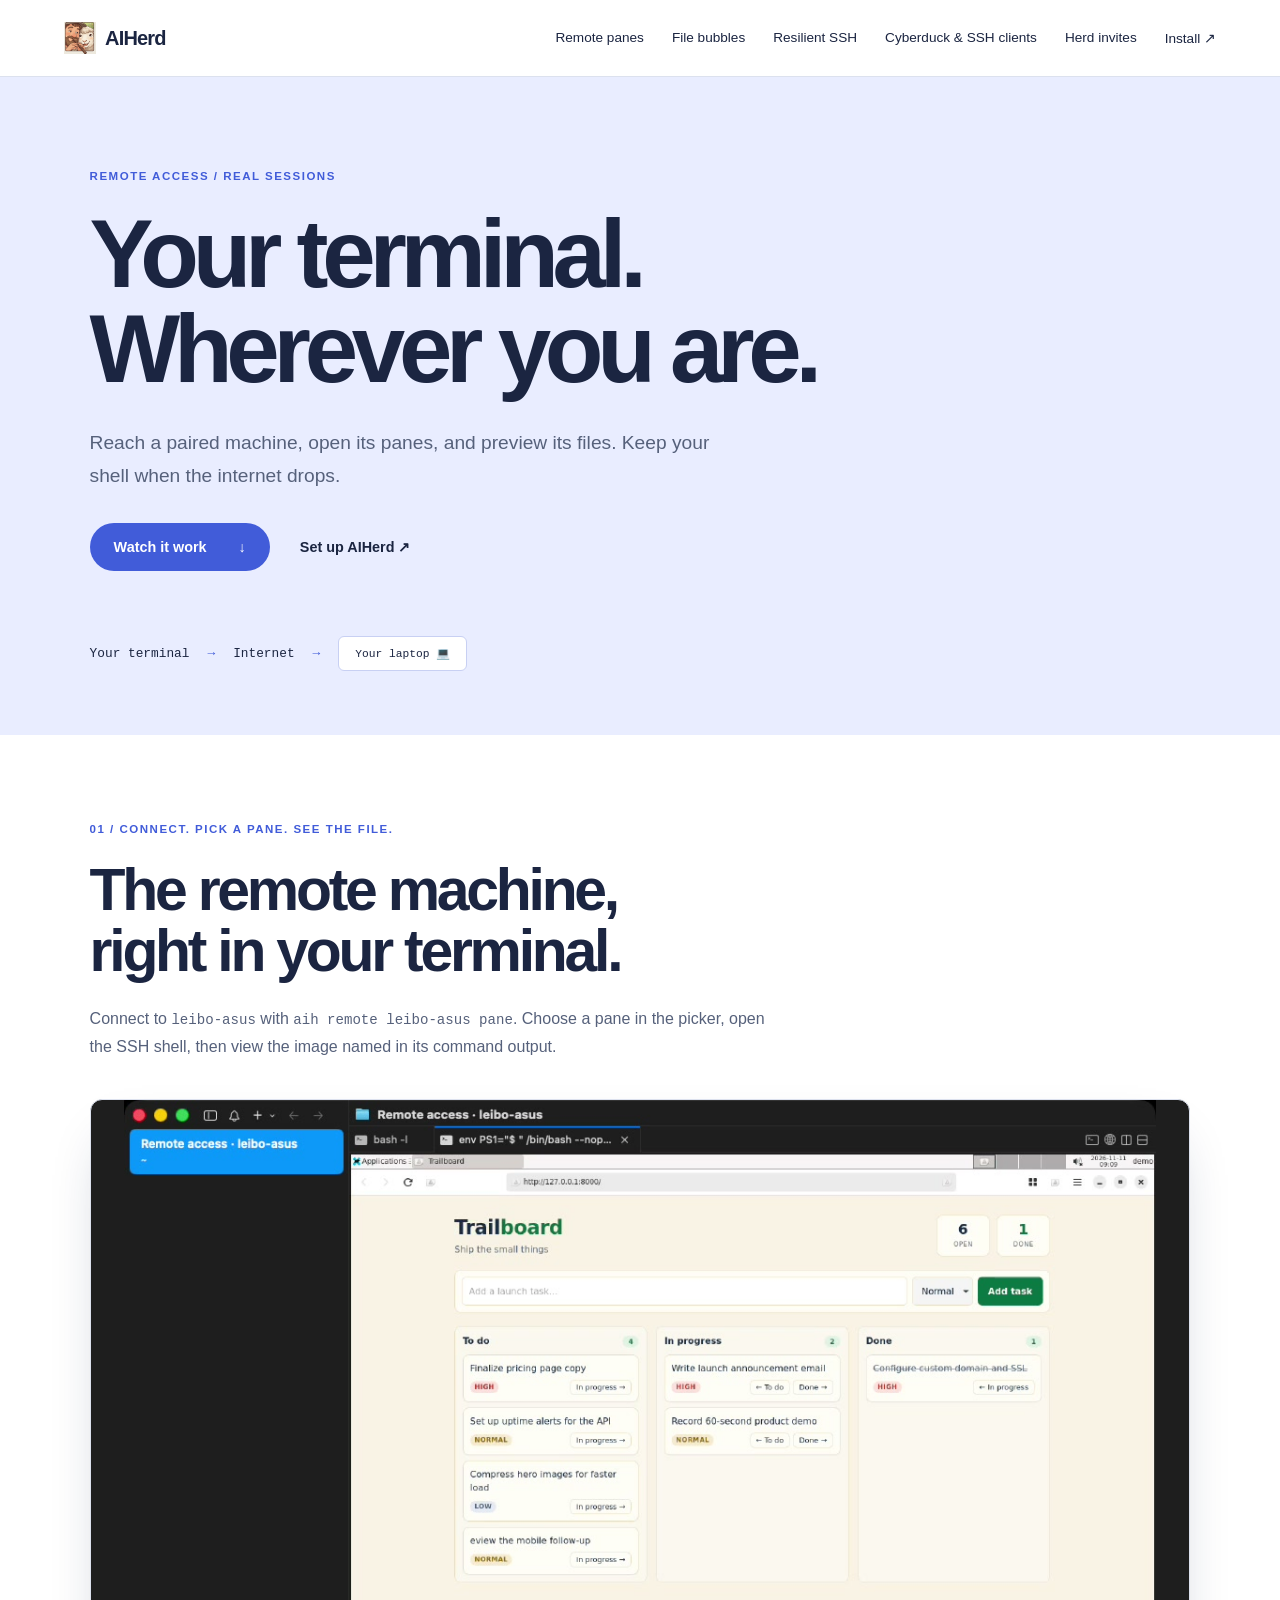
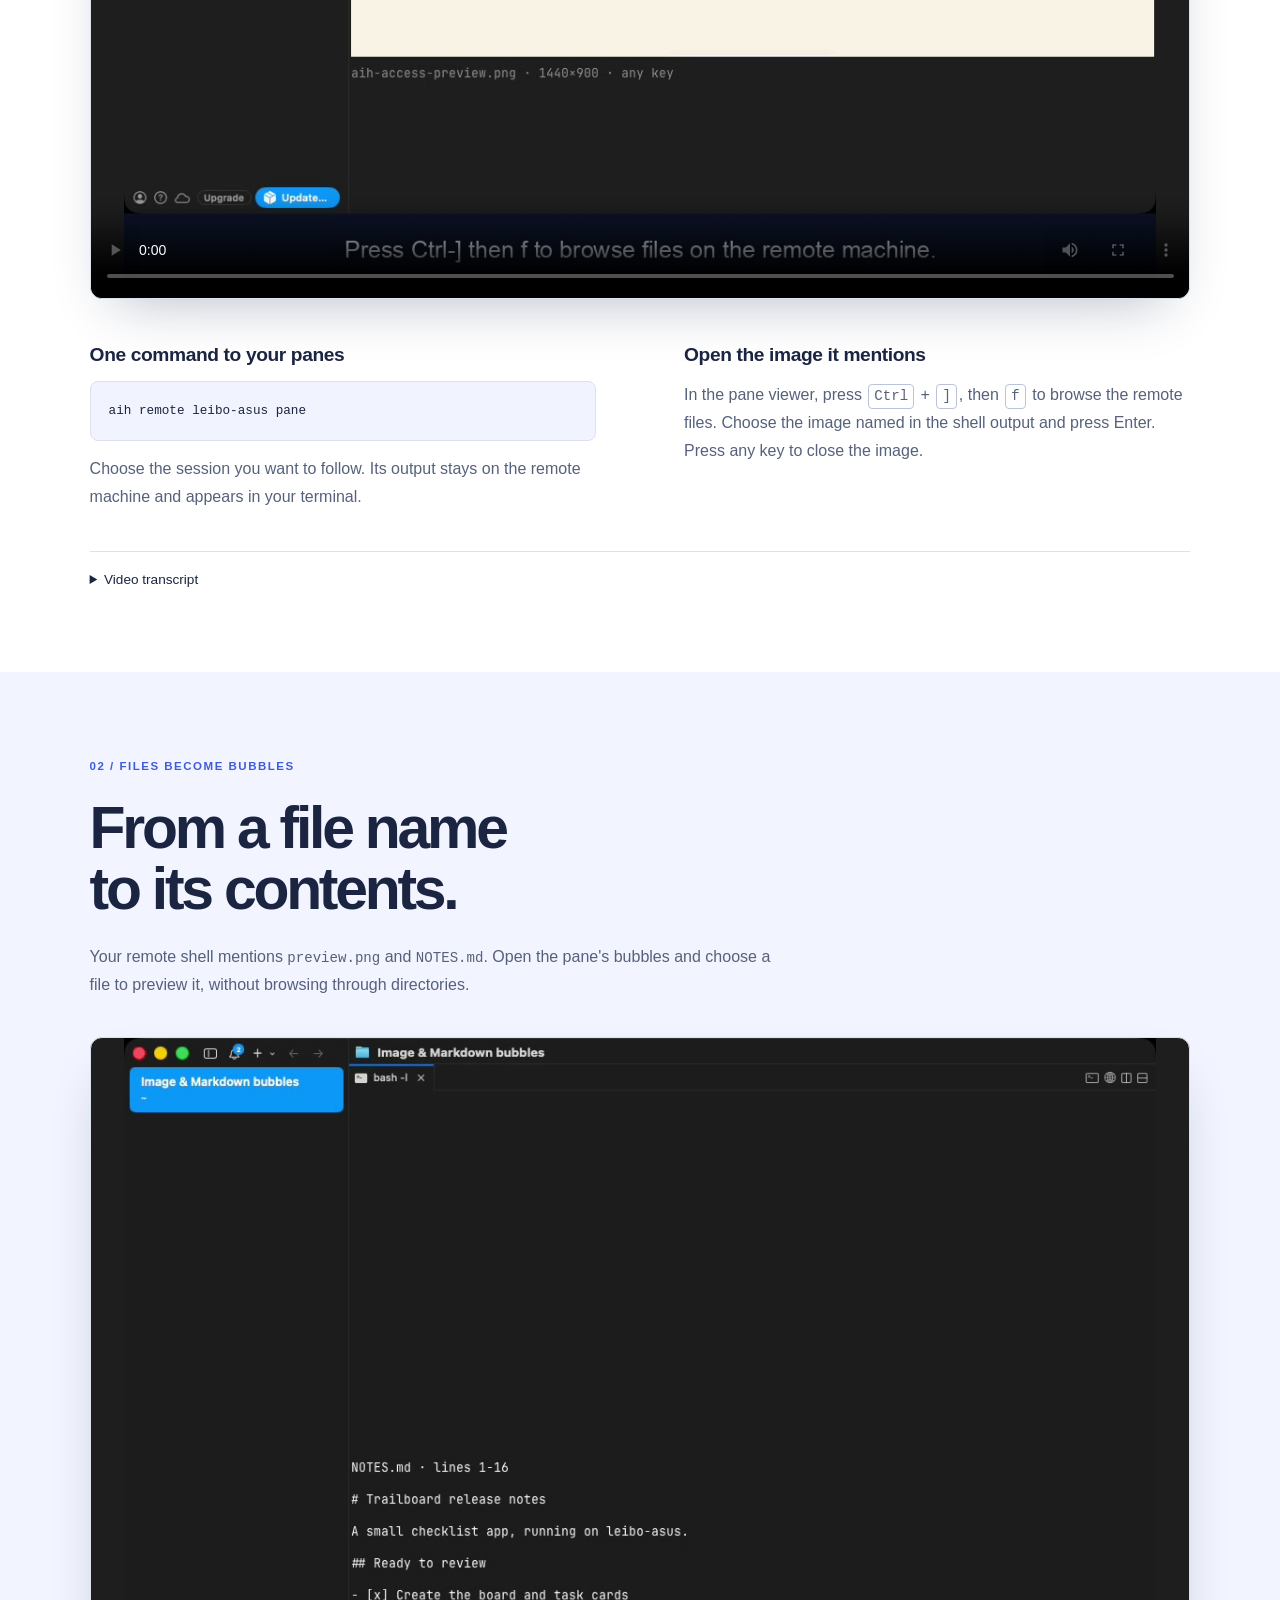
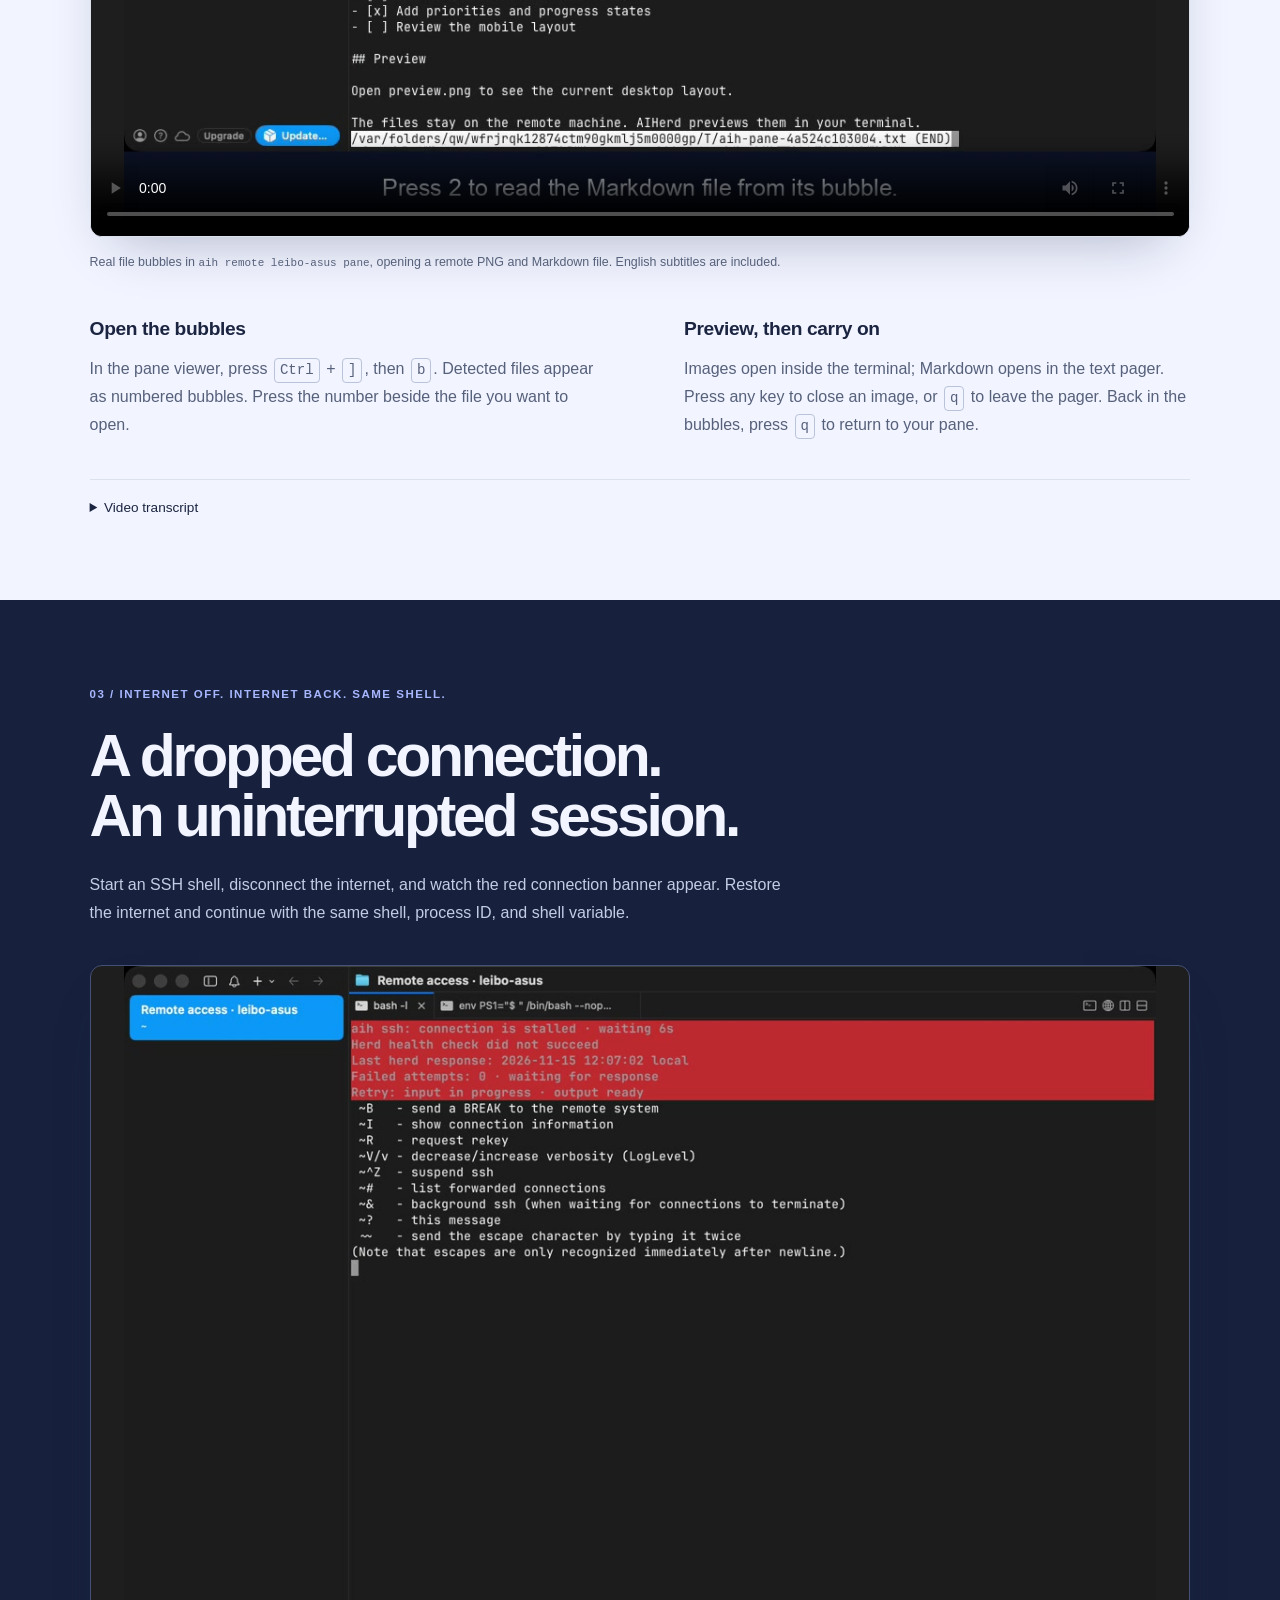
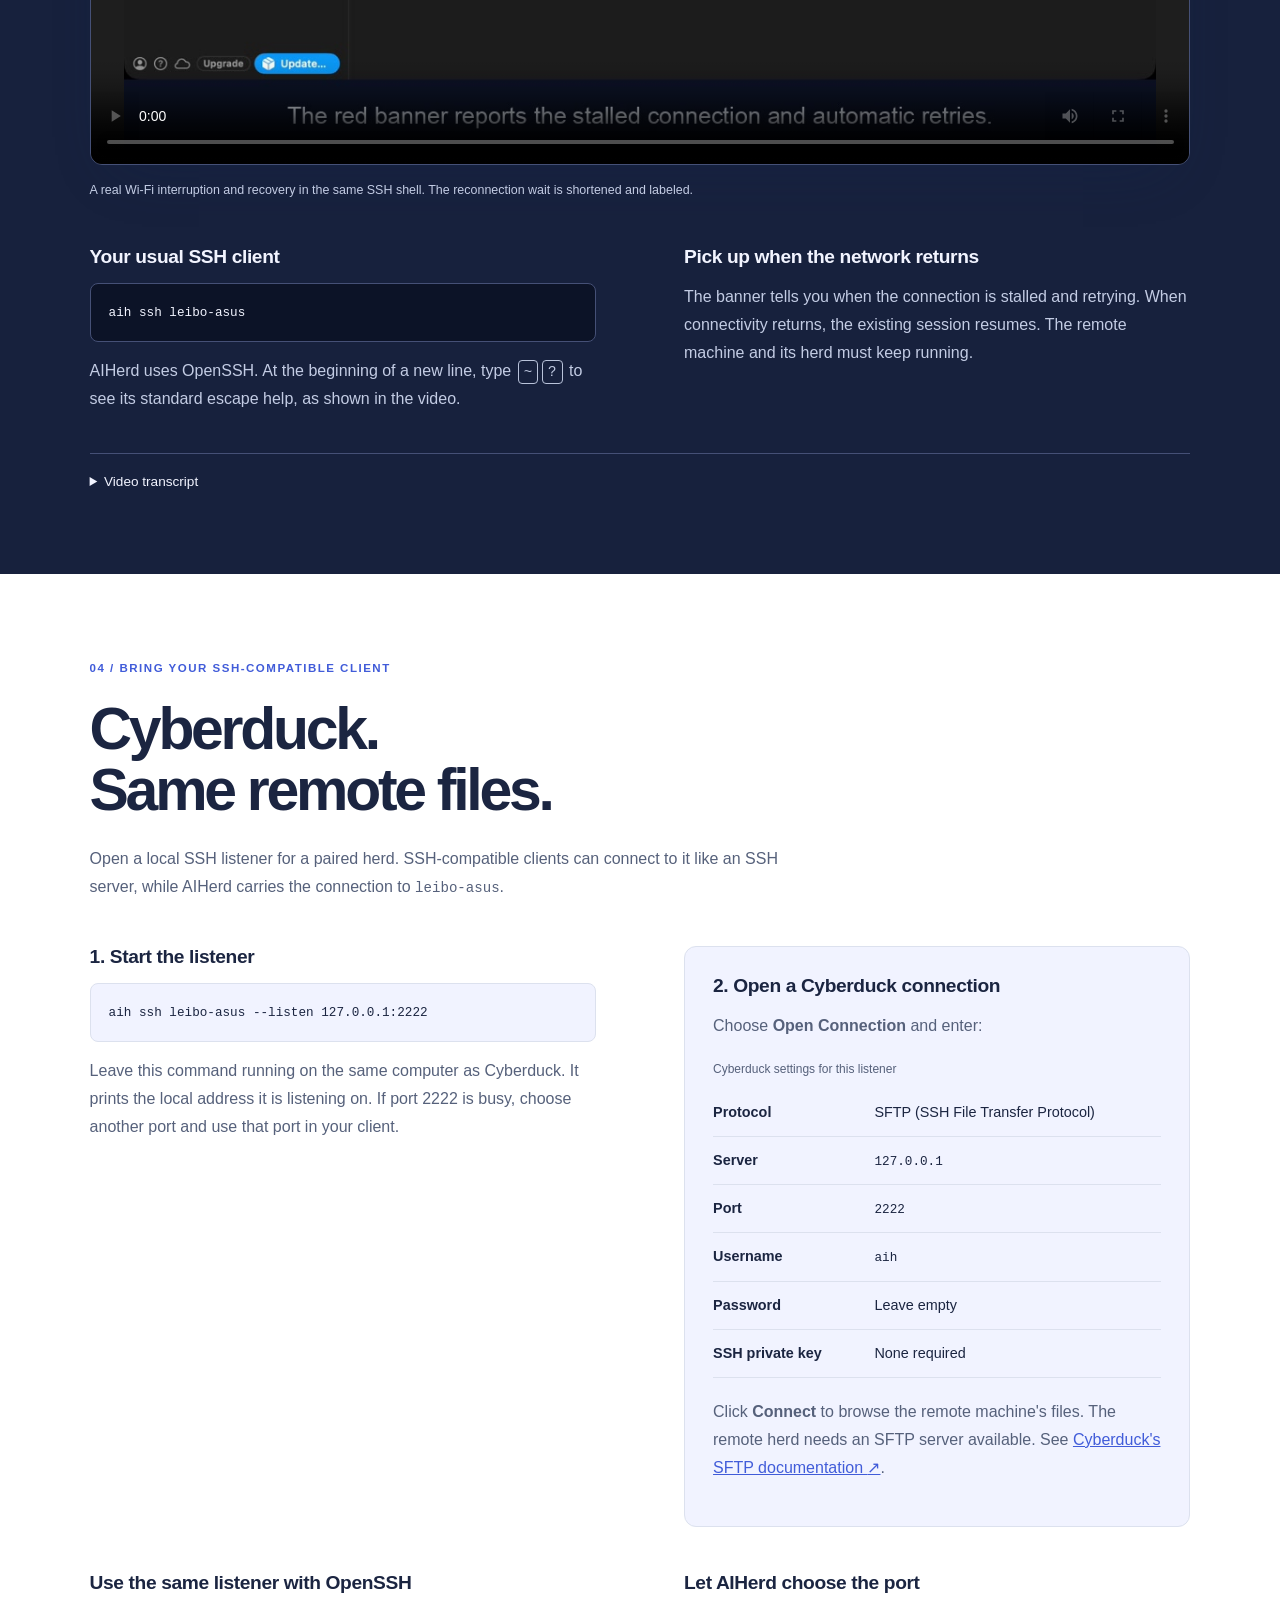
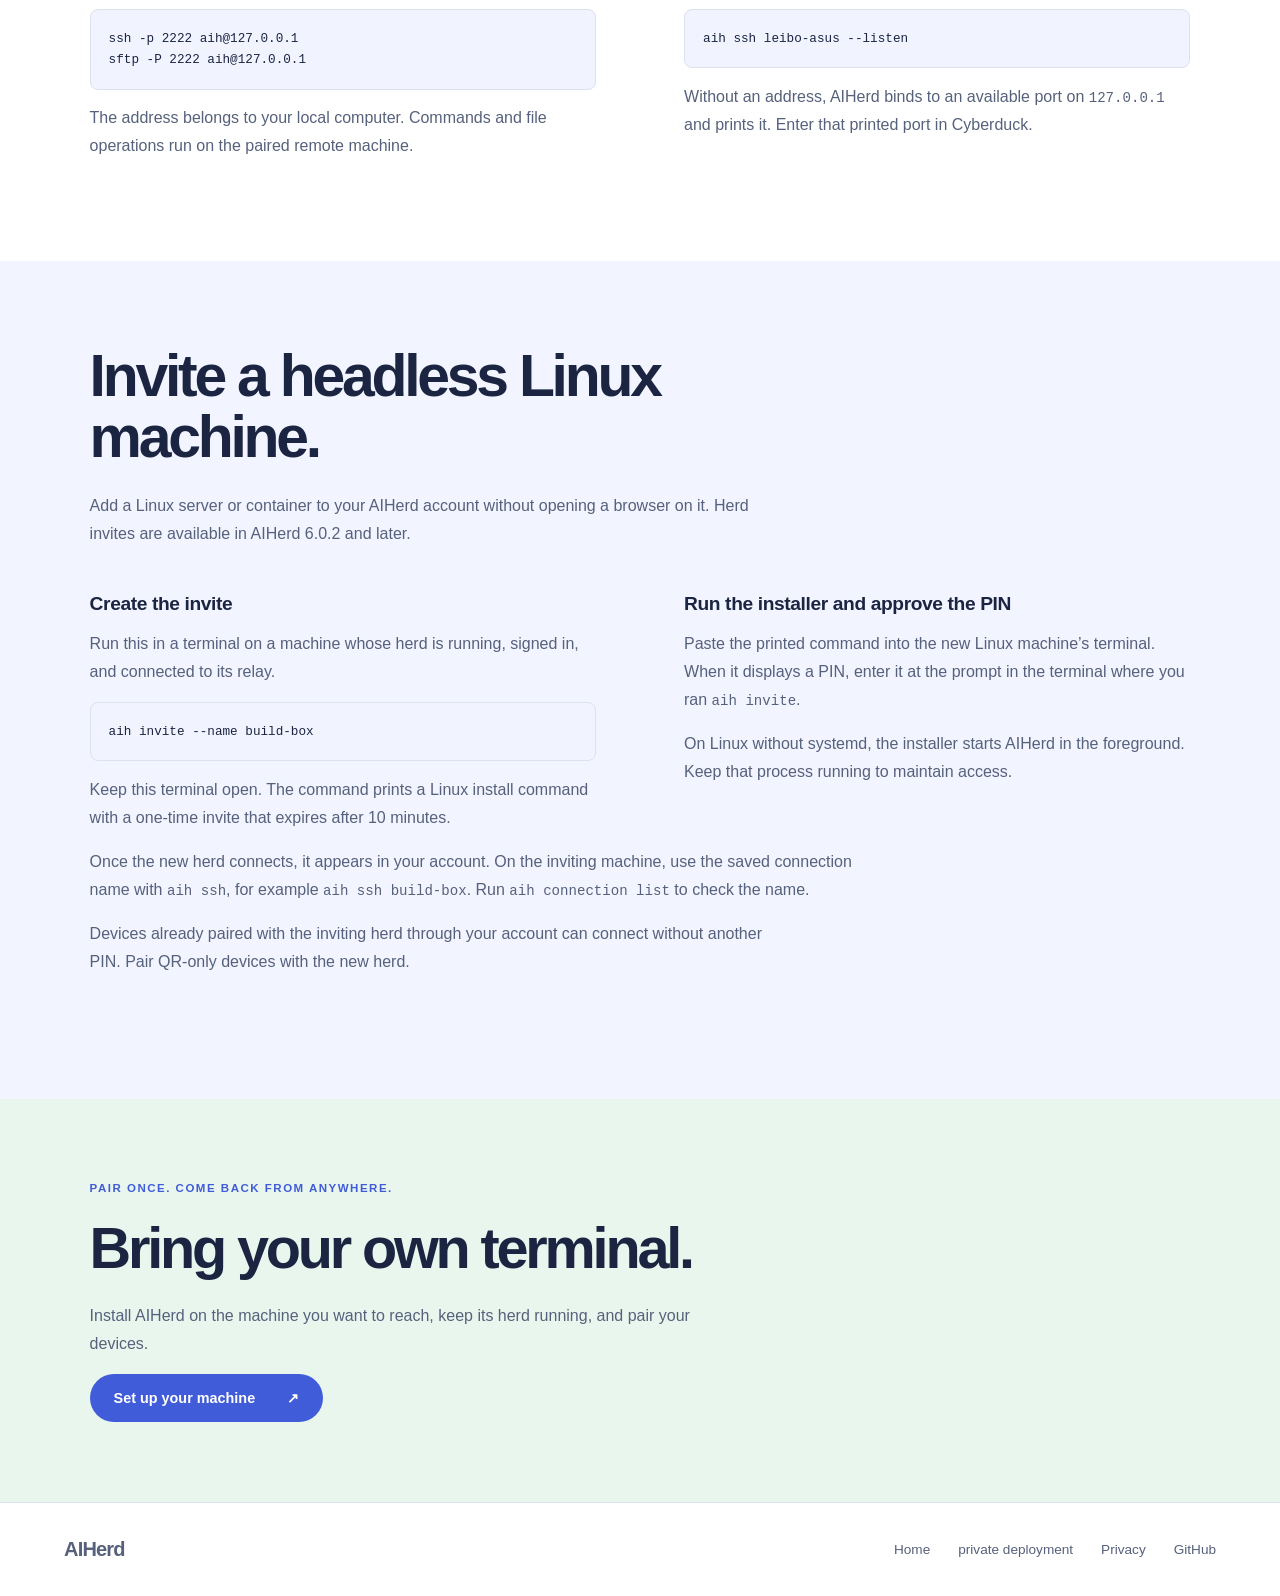
<file: access/index.html>
<!doctype html>
<html lang="en">
<head>
  <meta charset="utf-8">
  <meta name="viewport" content="width=device-width, initial-scale=1">
  <title>Remote access — AIHerd</title>
  <meta name="description" content="Add headless Linux machines to your AIHerd account, preview remote files, and keep SSH sessions through internet interruptions.">
  <link rel="icon" href="/favicon.ico" sizes="any">
  <link rel="stylesheet" href="/css/access.css?v=e57f92cca6dd">
</head>
<body>
  <header>
    <nav aria-label="Main navigation">
      <a class="brand" href="/"><img src="/img/icon.png" width="32" height="32" alt="">AIHerd</a>
      <div><a href="#pane">Remote panes</a><a href="#bubbles">File bubbles</a><a href="#ssh">Resilient SSH</a><a href="#clients">Cyberduck &amp; SSH clients</a><a href="#invite">Herd invites</a><a href="/#install">Install <span aria-hidden="true">↗</span></a></div>
    </nav>
  </header>
  <main>
    <section class="hero">
      <p class="eyebrow">Remote access / real sessions</p>
      <h1>Your terminal.<br>Wherever you are.</h1>
      <p class="lead">Reach a paired machine, open its panes, and preview its files. Keep your shell when the internet drops.</p>
      <div class="actions"><a class="button" href="#pane">Watch it work <span aria-hidden="true">↓</span></a><a href="/#install">Set up AIHerd <span aria-hidden="true">↗</span></a></div>
      <div class="route" aria-label="Connect from your terminal through the internet to your laptop"><span>Your terminal</span><span aria-hidden="true">→</span><span>Internet</span><span aria-hidden="true">→</span><code>Your laptop <span aria-hidden="true">💻</span></code></div>
    </section>

    <section class="demo pane-demo" id="pane" aria-labelledby="pane-title">
      <div class="section-intro"><p class="eyebrow">01 / Connect. Pick a pane. See the file.</p><h2 id="pane-title">The remote machine,<br>right in your terminal.</h2><p>Connect to <code>leibo-asus</code> with <code>aih remote leibo-asus pane</code>. Choose a pane in the picker, open the SSH shell, then view the image named in its command output.</p></div>
      <figure>
        <video controls playsinline preload="metadata" poster="/img/access/remote-pane.jpg" aria-label="Connecting to leibo-asus and previewing a remote image in aih pane">
          <source src="/video/access-remote-pane.mp4" type="video/mp4">
          <track kind="captions" src="/video/access-remote-pane.vtt" srclang="en" label="English">
          <p><a href="/video/access-remote-pane.mp4">Download the remote pane video.</a></p>
        </video>
      </figure>
      <div class="details-grid"><div><h3>One command to your panes</h3><pre><code>aih remote leibo-asus pane</code></pre><p>Choose the session you want to follow. Its output stays on the remote machine and appears in your terminal.</p></div><div><h3>Open the image it mentions</h3><p>In the pane viewer, press <kbd>Ctrl</kbd> + <kbd>]</kbd>, then <kbd>f</kbd> to browse the remote files. Choose the image named in the shell output and press Enter. Press any key to close the image.</p></div></div>
      <details><summary>Video transcript</summary><p>Connect to the paired machine leibo-asus. Choose the remote session in the pane picker. Open the demo SSH shell, which names a PNG on the remote machine. Use Ctrl-] then f to browse remote files and view that image inside the terminal.</p></details>
    </section>

    <section class="demo bubbles-demo" id="bubbles" aria-labelledby="bubbles-title">
      <div class="section-intro"><p class="eyebrow">02 / Files become bubbles</p><h2 id="bubbles-title">From a file name<br>to its contents.</h2><p>Your remote shell mentions <code>preview.png</code> and <code>NOTES.md</code>. Open the pane's bubbles and choose a file to preview it, without browsing through directories.</p></div>
      <figure>
        <video controls playsinline preload="metadata" poster="/img/access/file-bubbles.jpg" aria-label="Using file bubbles to preview an image and a Markdown file on leibo-asus">
          <source src="/video/access-file-bubbles.mp4" type="video/mp4">
          <track kind="captions" src="/video/access-file-bubbles.vtt" srclang="en" label="English">
          <p><a href="/video/access-file-bubbles.mp4">Download the file bubbles video.</a></p>
        </video>
        <figcaption>Real file bubbles in <code>aih remote leibo-asus pane</code>, opening a remote PNG and Markdown file. English subtitles are included.</figcaption>
      </figure>
      <div class="details-grid"><div><h3>Open the bubbles</h3><p>In the pane viewer, press <kbd>Ctrl</kbd> + <kbd>]</kbd>, then <kbd>b</kbd>. Detected files appear as numbered bubbles. Press the number beside the file you want to open.</p></div><div><h3>Preview, then carry on</h3><p>Images open inside the terminal; Markdown opens in the text pager. Press any key to close an image, or <kbd>q</kbd> to leave the pager. Back in the bubbles, press <kbd>q</kbd> to return to your pane.</p></div></div>
      <details><summary>Video transcript</summary><p>A remote shell lists preview.png and NOTES.md. Open the bubbles with Ctrl-] then b. Select preview.png to view the image. Return to the bubbles and select NOTES.md to read its Markdown contents. Close the preview and return to the same pane.</p></details>
    </section>

    <section class="demo ssh-demo" id="ssh" aria-labelledby="ssh-title">
      <div class="section-intro"><p class="eyebrow">03 / Internet off. Internet back. Same shell.</p><h2 id="ssh-title">A dropped connection.<br>An uninterrupted session.</h2><p>Start an SSH shell, disconnect the internet, and watch the red connection banner appear. Restore the internet and continue with the same shell, process ID, and shell variable.</p></div>
      <figure>
        <video controls playsinline preload="metadata" poster="/img/access/ssh-recovery.jpg" aria-label="An aih SSH session recovering from an internet interruption, with standard SSH escape help">
          <source src="/video/access-ssh-recovery.mp4" type="video/mp4">
          <track kind="captions" src="/video/access-ssh-recovery.vtt" srclang="en" label="English">
          <p><a href="/video/access-ssh-recovery.mp4">Download the SSH recovery video.</a></p>
        </video>
        <figcaption>A real Wi-Fi interruption and recovery in the same SSH shell. The reconnection wait is shortened and labeled.</figcaption>
      </figure>
      <div class="details-grid"><div><h3>Your usual SSH client</h3><pre><code>aih ssh leibo-asus</code></pre><p>AIHerd uses OpenSSH. At the beginning of a new line, type <kbd>~</kbd><kbd>?</kbd> to see its standard escape help, as shown in the video.</p></div><div><h3>Pick up when the network returns</h3><p>The banner tells you when the connection is stalled and retrying. When connectivity returns, the existing session resumes. The remote machine and its herd must keep running.</p></div></div>
      <details><summary>Video transcript</summary><p>Open an SSH shell on leibo-asus and record its process ID and a shell variable. Type ~? on a new line to show OpenSSH escape help. Turn off the internet connection. The red AIHerd banner reports the stalled connection. Restore the internet, then print the process ID and variable again: both survive in the same shell.</p></details>
    </section>
    <section class="demo clients-demo" id="clients" aria-labelledby="clients-title">
      <div class="section-intro"><p class="eyebrow">04 / Bring your SSH-compatible client</p><h2 id="clients-title">Cyberduck.<br>Same remote files.</h2><p>Open a local SSH listener for a paired herd. SSH-compatible clients can connect to it like an SSH server, while AIHerd carries the connection to <code>leibo-asus</code>.</p></div>
      <div class="details-grid listener-grid">
        <div><h3>1. Start the listener</h3><pre><code>aih ssh leibo-asus --listen 127.0.0.1:2222</code></pre><p>Leave this command running on the same computer as Cyberduck. It prints the local address it is listening on. If port 2222 is busy, choose another port and use that port in your client.</p></div>
        <div class="client-card"><h3>2. Open a Cyberduck connection</h3><p>Choose <strong>Open Connection</strong> and enter:</p><table><caption>Cyberduck settings for this listener</caption><tbody><tr><th scope="row">Protocol</th><td>SFTP (SSH File Transfer Protocol)</td></tr><tr><th scope="row">Server</th><td><code>127.0.0.1</code></td></tr><tr><th scope="row">Port</th><td><code>2222</code></td></tr><tr><th scope="row">Username</th><td><code>aih</code></td></tr><tr><th scope="row">Password</th><td>Leave empty</td></tr><tr><th scope="row">SSH private key</th><td>None required</td></tr></tbody></table><p>Click <strong>Connect</strong> to browse the remote machine's files. The remote herd needs an SFTP server available. See <a href="https://docs.cyberduck.io/protocols/sftp/" target="_blank" rel="noopener">Cyberduck's SFTP documentation <span aria-hidden="true">↗</span></a>.</p></div>
      </div>
      <div class="details-grid"><div><h3>Use the same listener with OpenSSH</h3><pre><code>ssh -p 2222 aih@127.0.0.1
sftp -P 2222 aih@127.0.0.1</code></pre><p>The address belongs to your local computer. Commands and file operations run on the paired remote machine.</p></div><div><h3>Let AIHerd choose the port</h3><pre><code>aih ssh leibo-asus --listen</code></pre><p>Without an address, AIHerd binds to an available port on <code>127.0.0.1</code> and prints it. Enter that printed port in Cyberduck.</p></div></div>
    </section>
    <section class="demo bubbles-demo" id="invite" aria-labelledby="invite-title">
      <div class="section-intro">
        <h2 id="invite-title">Invite a headless Linux machine.</h2>
        <p>Add a Linux server or container to your AIHerd account without opening a browser on it. Herd invites are available in AIHerd 6.0.2 and later.</p>
      </div>
      <div class="details-grid">
        <div>
          <h3>Create the invite</h3>
          <p>Run this in a terminal on a machine whose herd is running, signed in, and connected to its relay.</p>
          <pre><code>aih invite --name build-box</code></pre>
          <p>Keep this terminal open. The command prints a Linux install command with a one-time invite that expires after 10 minutes.</p>
        </div>
        <div>
          <h3>Run the installer and approve the PIN</h3>
          <p>Paste the printed command into the new Linux machine’s terminal. When it displays a PIN, enter it at the prompt in the terminal where you ran <code>aih invite</code>.</p>
          <p>On Linux without systemd, the installer starts AIHerd in the foreground. Keep that process running to maintain access.</p>
        </div>
      </div>
      <div class="section-intro">
        <p>Once the new herd connects, it appears in your account. On the inviting machine, use the saved connection name with <code>aih ssh</code>, for example <code>aih ssh build-box</code>. Run <code>aih connection list</code> to check the name.</p>
        <p>Devices already paired with the inviting herd through your account can connect without another PIN. Pair QR-only devices with the new herd.</p>
      </div>
    </section>
    <section class="closing"><p class="eyebrow">Pair once. Come back from anywhere.</p><h2>Bring your own terminal.</h2><p>Install AIHerd on the machine you want to reach, keep its herd running, and pair your devices.</p><a class="button" href="/#install">Set up your machine <span aria-hidden="true">↗</span></a></section>
  </main>
  <footer><a class="brand" href="/">AIHerd</a><div><a href="/">Home</a><a href="/private">private deployment</a><a href="/privacy.html">Privacy</a><a href="https://github.com/aiherd-dev">GitHub</a></div></footer>
</body>
</html>
</file>
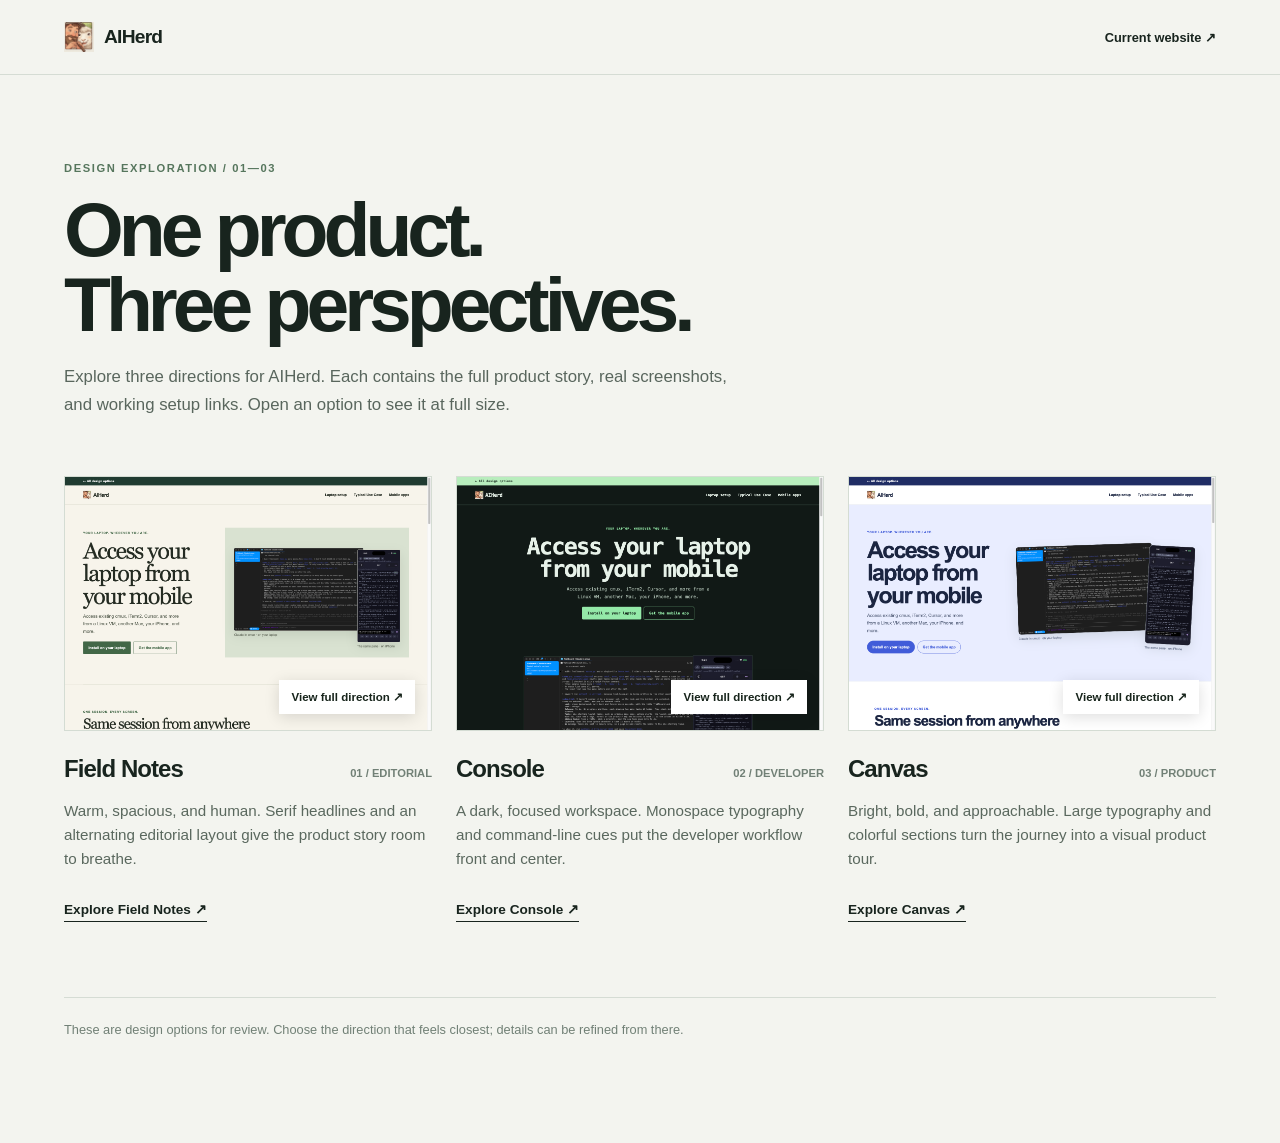
<file: design-options/index.html>
<!doctype html>
<html lang="en"><head><meta charset="utf-8"><meta name="viewport" content="width=device-width, initial-scale=1"><title>AIHerd — design directions</title><style>
*{box-sizing:border-box}body{margin:0;background:#f3f4ef;color:#18241e;font-family:Arial,sans-serif}a{color:inherit}header{display:flex;align-items:center;justify-content:space-between;padding:22px 5%;border-bottom:1px solid #d5dcd4}.brand{display:flex;align-items:center;gap:10px;font-weight:800;letter-spacing:-.04em;text-decoration:none;font-size:1.2rem}.brand img{width:30px;height:30px}.back{font-size:.8rem;font-weight:700;text-decoration:none}main{max-width:1600px;margin:auto;padding:76px 5% 90px}.eyebrow{text-transform:uppercase;letter-spacing:.14em;font-weight:700;font-size:.7rem;color:#56765d}h1{font-size:clamp(3.2rem,6vw,6rem);line-height:.98;letter-spacing:-.065em;margin:18px 0 20px;max-width:900px} .intro{max-width:680px;line-height:1.7;color:#59665d;font-size:1.05rem}.grid{display:grid;grid-template-columns:repeat(3,minmax(0,1fr));gap:24px;margin-top:56px}.card{min-width:0}.preview{display:block;height:350px;overflow:hidden;text-decoration:none;border:1px solid #d4dcd3;position:relative;padding:25px}.preview::after{content:'View full direction ↗';position:absolute;right:16px;bottom:16px;background:#fff;color:#17241b;padding:10px 12px;font-size:.72rem;font-weight:700;box-shadow:0 3px 15px #0002}.mini-nav{font-size:.65rem;font-weight:bold;display:flex;justify-content:space-between;border-bottom:1px solid currentColor;padding-bottom:10px}.mini-copy{font-size:clamp(1.5rem,2.3vw,2.6rem);line-height:1;letter-spacing:-.055em;max-width:80%;margin:30px 0 20px}.preview img{display:block;width:86%;border-radius:4px;box-shadow:0 10px 25px #0004}.field{background:#f7f4eb;color:#263426}.field .mini-copy{font-family:Georgia,serif}.field img{margin-left:14%}.terminal{background:#111916;color:#b8edbd}.terminal .mini-copy{font-family:monospace;text-align:center;max-width:100%;font-size:clamp(1.2rem,2vw,2rem)}.terminal img{margin:auto;width:75%}.product{background:#e9edff;color:#1b2541}.product .mini-copy{font-weight:800}.product img{margin-left:15%;transform:rotate(-3deg)}.meta{display:flex;align-items:baseline;justify-content:space-between;margin-top:24px}.number{font-size:.7rem;color:#718076;font-weight:700}h2{font-size:1.5rem;letter-spacing:-.04em;margin:0}.description{font-size:.95rem;line-height:1.6;color:#5a685e;min-height:75px}.open{display:inline-block;margin-top:12px;font-size:.85rem;font-weight:700;text-decoration:none;border-bottom:1px solid;padding-bottom:4px}.open:hover,.back:hover{color:#39724c}.note{border-top:1px solid #d5dcd4;margin-top:75px;padding-top:22px;color:#718076;font-size:.8rem;line-height:1.6}@media(max-width:900px){.grid{grid-template-columns:1fr;gap:50px}.preview{height:360px}.preview img{width:min(70%,450px)}.mini-copy{font-size:2.5rem}.description{min-height:0}main{padding-top:55px}}@media(max-width:500px){.preview{height:300px}.preview img{width:85%}.mini-copy{font-size:2rem}h1{font-size:3.3rem}}

.preview{height:auto;aspect-ratio:1.44;padding:0}.preview .direction-screenshot{display:block;width:100%;height:100%;object-fit:contain;margin:0;transform:none;box-shadow:none;border-radius:0}
</style></head><body><header><a class="brand" href="../"><img src="../img/icon.png" alt="">AIHerd</a><a class="back" href="../">Current website ↗</a></header><main><p class="eyebrow">Design exploration / 01—03</p><h1>One product.<br>Three perspectives.</h1><p class="intro">Explore three directions for AIHerd. Each contains the full product story, real screenshots, and working setup links. Open an option to see it at full size.</p><div class="grid">
<article class="card"><a class="preview field" href="fieldnotes.html" aria-label="Open Field Notes design"><img class="direction-screenshot" src="previews/fieldnotes.png" alt="Desktop preview of the Field Notes redesign"></a><div class="meta"><h2>Field Notes</h2><span class="number">01 / EDITORIAL</span></div><p class="description">Warm, spacious, and human. Serif headlines and an alternating editorial layout give the product story room to breathe.</p><a class="open" href="fieldnotes.html">Explore Field Notes ↗</a></article>
<article class="card"><a class="preview terminal" href="console.html" aria-label="Open Console design"><img class="direction-screenshot" src="previews/console.png" alt="Desktop preview of the Console redesign"></a><div class="meta"><h2>Console</h2><span class="number">02 / DEVELOPER</span></div><p class="description">A dark, focused workspace. Monospace typography and command-line cues put the developer workflow front and center.</p><a class="open" href="console.html">Explore Console ↗</a></article>
<article class="card"><a class="preview product" href="canvas.html" aria-label="Open Canvas design"><img class="direction-screenshot" src="previews/canvas.png" alt="Desktop preview of the Canvas redesign"></a><div class="meta"><h2>Canvas</h2><span class="number">03 / PRODUCT</span></div><p class="description">Bright, bold, and approachable. Large typography and colorful sections turn the journey into a visual product tour.</p><a class="open" href="canvas.html">Explore Canvas ↗</a></article>
</div><p class="note">These are design options for review. Choose the direction that feels closest; details can be refined from there.</p></main></body></html>
</file>
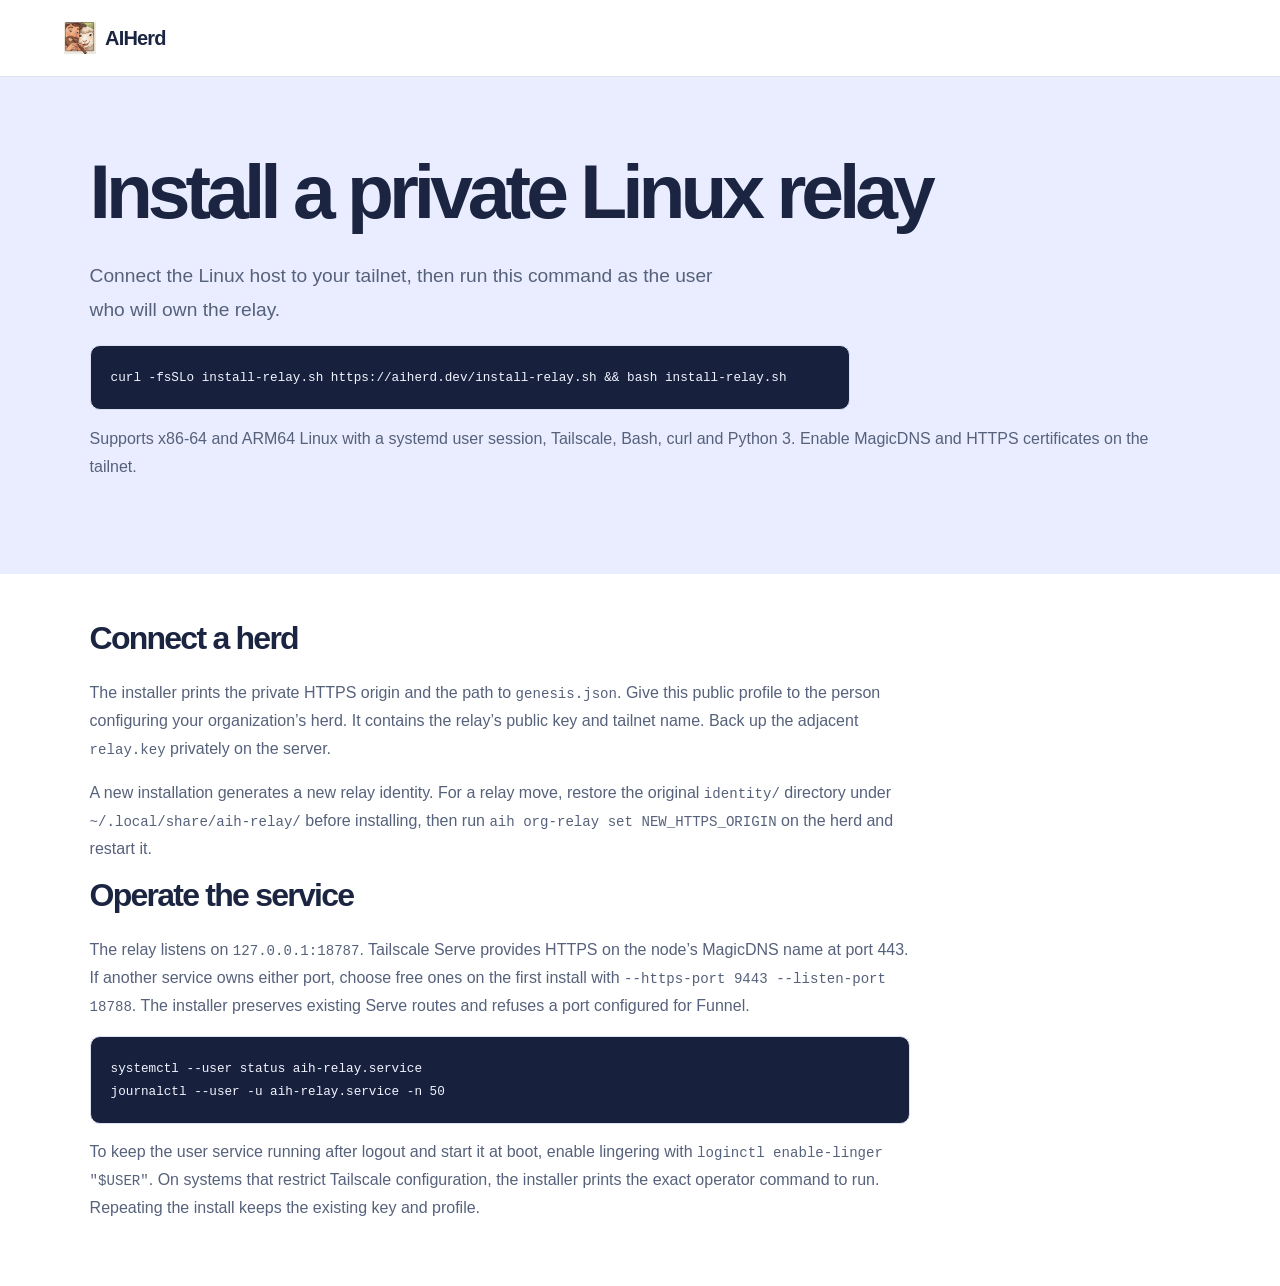
<file: private-relay/index.html>
<!doctype html>
<html lang="en">
<head>
  <meta charset="utf-8">
  <meta name="viewport" content="width=device-width, initial-scale=1">
  <meta name="robots" content="noindex, nofollow">
  <title>Install a private Linux relay · AIHerd</title>
  <link rel="icon" href="/favicon.ico">
  <link rel="stylesheet" href="/css/access.css">
  <style>
    .hero{padding-block:clamp(40px,6vw,80px)}.hero h1{font-size:clamp(2.8rem,6vw,5.5rem)}
    main section{padding:48px 7%}main .instructions{max-width:1000px}
    pre{background:#17213d;color:#f2f4ff;border-radius:10px;padding:20px;overflow-x:auto;line-height:1.6}
    p code{overflow-wrap:anywhere}.command{max-width:760px}.instructions h2{font-size:2rem}
  </style>
</head>
<body>
  <header><nav aria-label="Site"><a class="brand" href="/"><img src="/img/icon.png" width="32" height="32" alt="">AIHerd</a></nav></header>
  <main>
    <section class="hero">
      <h1>Install a private Linux relay</h1>
      <p class="lead">Connect the Linux host to your tailnet, then run this command as the user who will own the relay.</p>
      <pre class="command"><code>curl -fsSLo install-relay.sh https://aiherd.dev/install-relay.sh &amp;&amp; bash install-relay.sh</code></pre>
      <p>Supports x86-64 and ARM64 Linux with a systemd user session, Tailscale, Bash, curl and Python 3. Enable MagicDNS and HTTPS certificates on the tailnet.</p>
    </section>
    <section class="instructions">
      <h2>Connect a herd</h2>
      <p>The installer prints the private HTTPS origin and the path to <code>genesis.json</code>. Give this public profile to the person configuring your organization’s herd. It contains the relay’s public key and tailnet name. Back up the adjacent <code>relay.key</code> privately on the server.</p>
      <p>A new installation generates a new relay identity. For a relay move, restore the original <code>identity/</code> directory under <code>~/.local/share/aih-relay/</code> before installing, then run <code>aih org-relay set NEW_HTTPS_ORIGIN</code> on the herd and restart it.</p>
      <h2>Operate the service</h2>
      <p>The relay listens on <code>127.0.0.1:18787</code>. Tailscale Serve provides HTTPS on the node’s MagicDNS name at port 443. If another service owns either port, choose free ones on the first install with <code>--https-port 9443 --listen-port 18788</code>. The installer preserves existing Serve routes and refuses a port configured for Funnel.</p>
      <pre><code>systemctl --user status aih-relay.service
journalctl --user -u aih-relay.service -n 50</code></pre>
      <p>To keep the user service running after logout and start it at boot, enable lingering with <code>loginctl enable-linger "$USER"</code>. On systems that restrict Tailscale configuration, the installer prints the exact operator command to run. Repeating the install keeps the existing key and profile.</p>
    </section>
  </main>
</body>
</html>
</file>
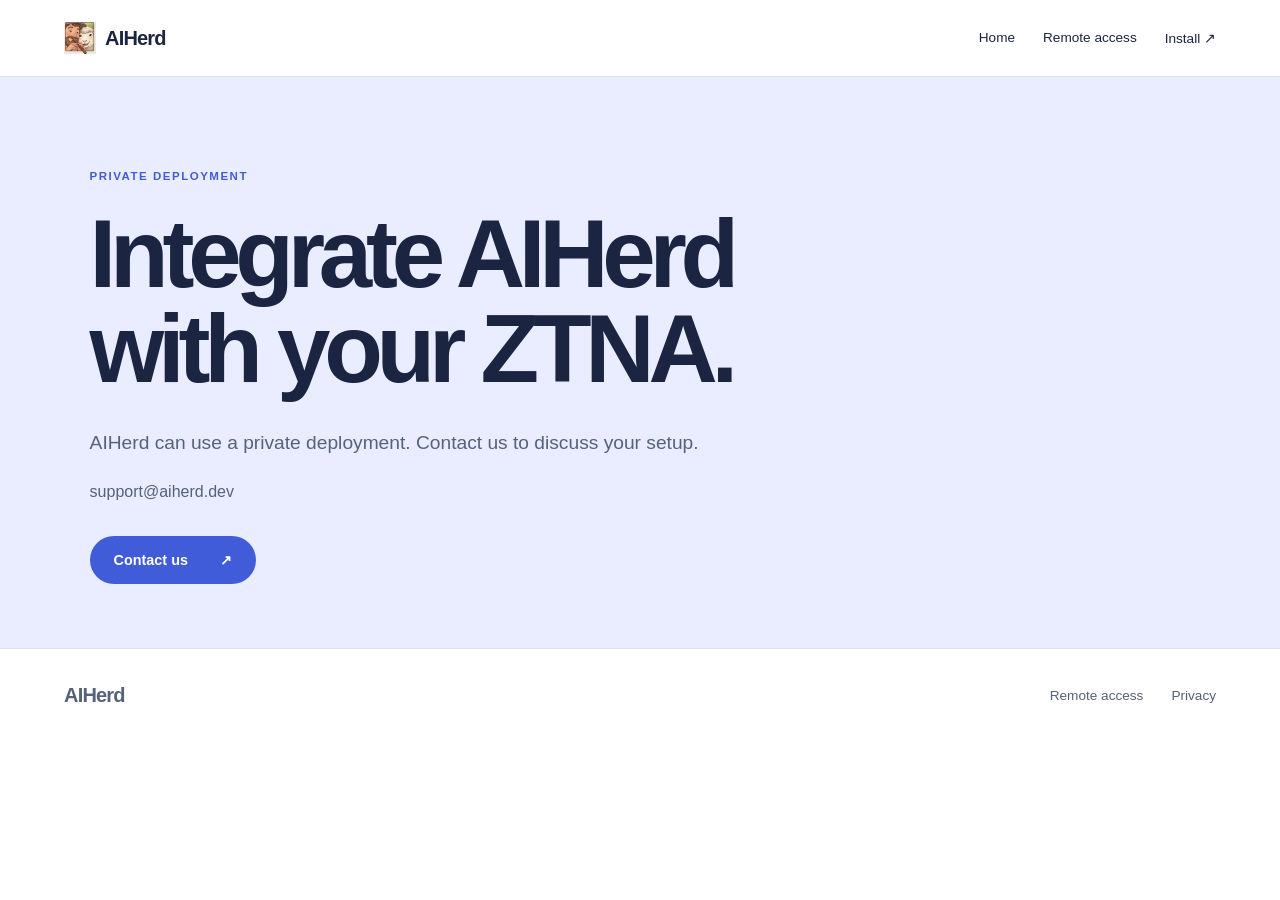
<file: private/index.html>
<!doctype html>
<html lang="en">
<head>
  <meta charset="utf-8">
  <meta name="viewport" content="width=device-width, initial-scale=1">
  <title>Private deployment — AIHerd</title>
  <meta name="description" content="Integrate AIHerd with your ZTNA using a private deployment. Contact support@aiherd.dev to discuss your setup.">
  <link rel="icon" href="/favicon.ico" sizes="any">
  <link rel="stylesheet" href="/css/access.css?v=e57f92cca6dd">
</head>
<body>
  <header>
    <nav aria-label="Main navigation">
      <a class="brand" href="/"><img src="/img/icon.png" width="32" height="32" alt="">AIHerd</a>
      <div><a href="/">Home</a><a href="/access">Remote access</a><a href="/#install">Install <span aria-hidden="true">↗</span></a></div>
    </nav>
  </header>
  <main>
    <section class="hero" aria-labelledby="private-heading">
      <p class="eyebrow">Private deployment</p>
      <h1 id="private-heading">Integrate AIHerd<br>with your ZTNA.</h1>
      <p class="lead">AIHerd can use a private deployment. Contact us to discuss your setup.</p>
      <p><a href="mailto:support@aiherd.dev">support@aiherd.dev</a></p>
      <div class="actions"><a class="button" href="mailto:support@aiherd.dev">Contact us <span aria-hidden="true">↗</span></a></div>
    </section>
  </main>
  <footer><a class="brand" href="/">AIHerd</a><div><a href="/access">Remote access</a><a href="/privacy.html">Privacy</a></div></footer>
</body>
</html>
</file>
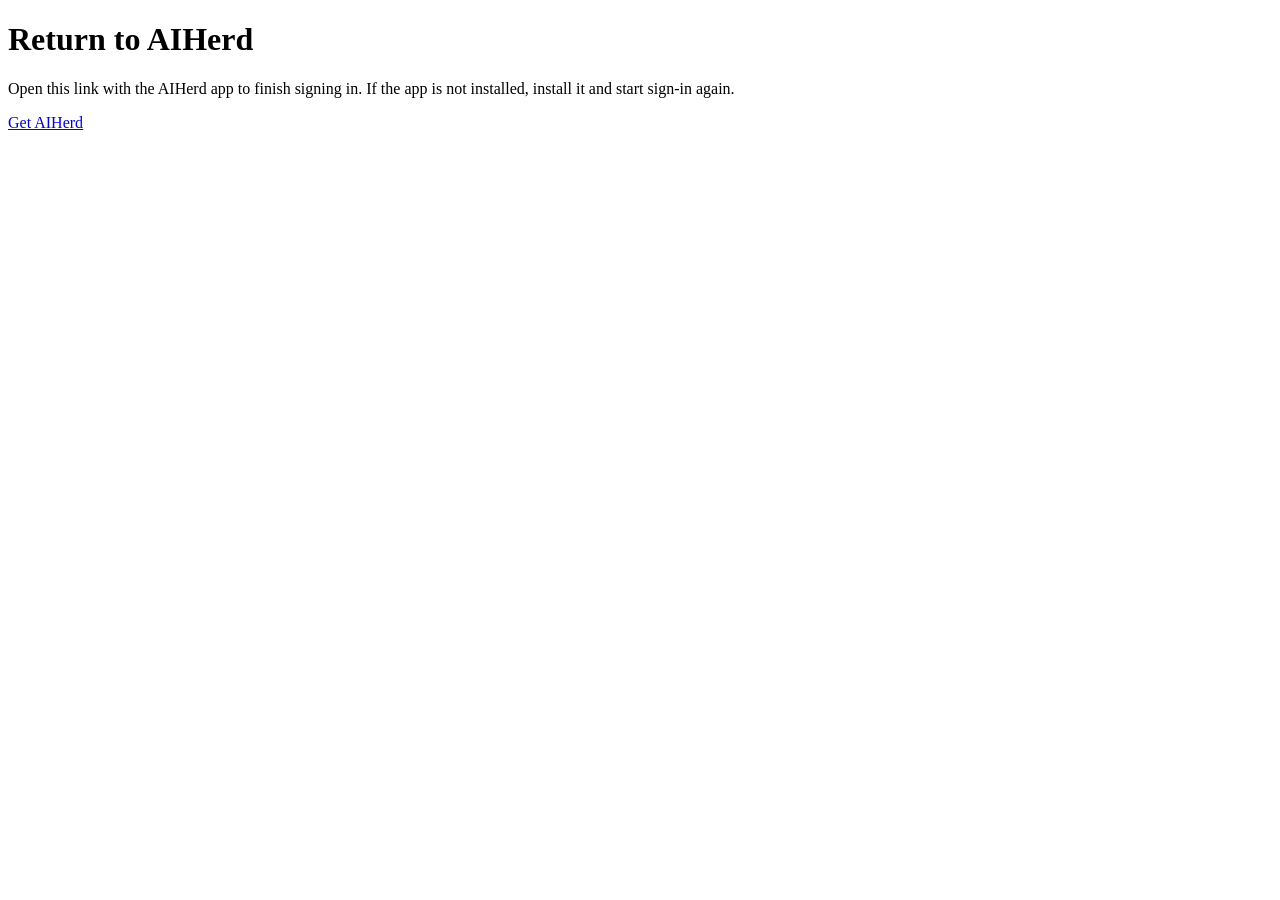
<file: oauth/android/index.html>
<!doctype html><html lang="en"><meta charset="utf-8"><meta name="viewport" content="width=device-width,initial-scale=1"><meta name="referrer" content="no-referrer"><title>Return to AIHerd</title><body><h1>Return to AIHerd</h1><p>Open this link with the AIHerd app to finish signing in. If the app is not installed, install it and start sign-in again.</p><a href="https://aiherd.dev/">Get AIHerd</a></body></html>
</file>
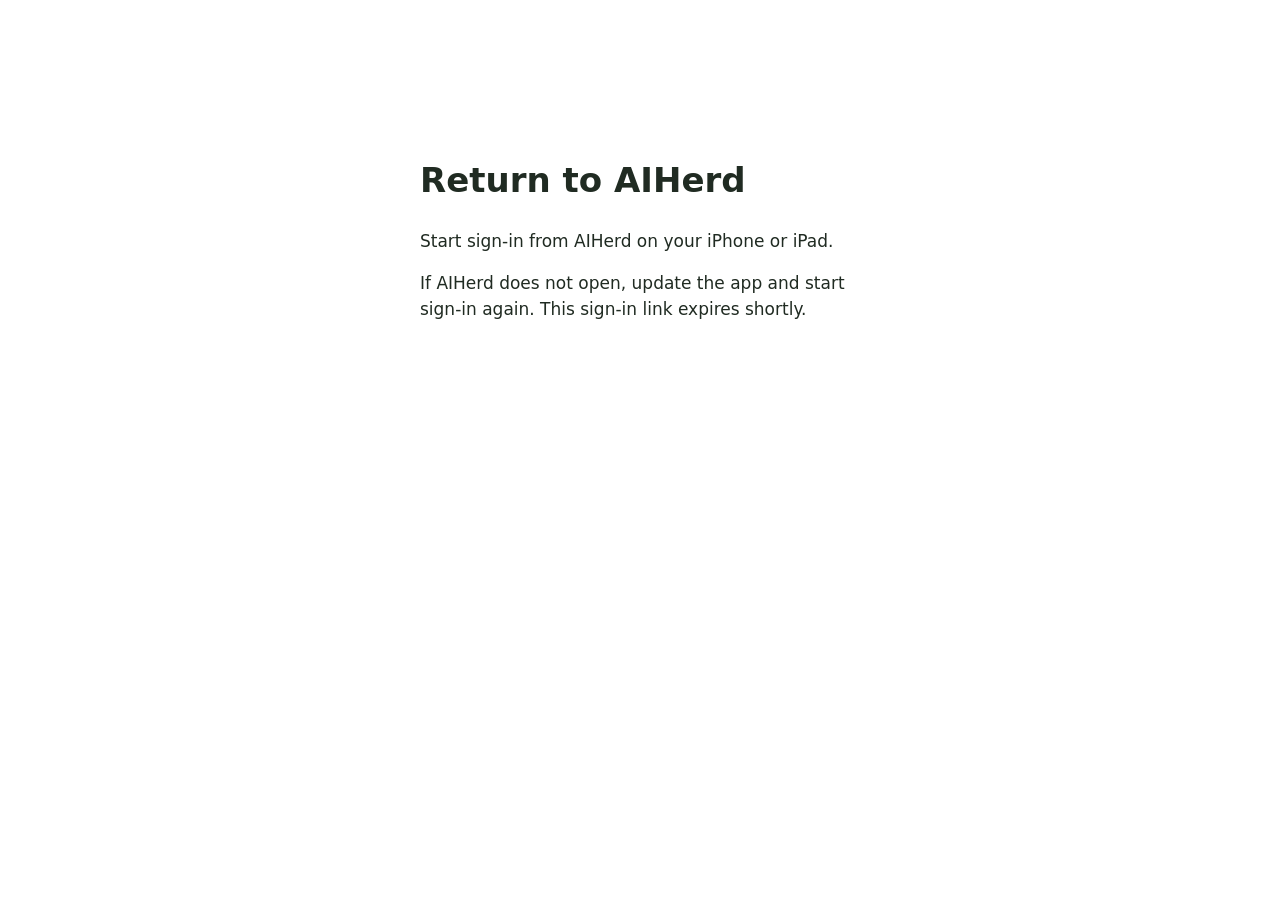
<file: oauth/ios/index.html>
<!doctype html>
<html lang="en">
<head>
  <meta charset="utf-8">
  <meta name="viewport" content="width=device-width,initial-scale=1">
  <meta name="referrer" content="no-referrer">
  <meta http-equiv="Content-Security-Policy" content="default-src 'none'; script-src 'unsafe-inline'; style-src 'unsafe-inline'; base-uri 'none'; form-action 'none'">
  <title>Return to AIHerd</title>
  <style>body{font:17px/1.5 system-ui,sans-serif;max-width:440px;margin:12vh auto;padding:24px;color:#202b22}a{color:#264e37}#open{display:inline-block;padding:12px 24px;background:#264e37;color:white;border-radius:8px;text-decoration:none}[hidden]{display:none!important}</style>
</head>
<body>
  <h1>Return to AIHerd</h1>
  <p id="status">Start sign-in from AIHerd on your iPhone or iPad.</p>
  <a id="open" hidden rel="noreferrer">Open AIHerd</a>
  <p>If AIHerd does not open, update the app and start sign-in again. This sign-in link expires shortly.</p>
  <script>
    (() => {
      const query = new URLSearchParams(location.search);
      const keys = [...query.keys()];
      const valid = new Set(keys).size === keys.length &&
        keys.every(key => ['state', 'iss', 'code', 'error'].includes(key)) &&
        query.get('iss') === 'https://auth.aiherd.dev' && query.get('state') &&
        Boolean(query.get('code')) !== Boolean(query.get('error'));
      // Keep the callback out of browser history and referrers. The app still
      // validates state, issuer, expiry, PKCE and its device key before sign-in.
      history.replaceState(null, '', location.pathname);
      if (!valid) return;
      const callback = new URL('aih-auth://oauth/ios');
      callback.search = query.toString();
      const open = document.getElementById('open');
      open.href = callback.href;
      open.hidden = false;
      document.getElementById('status').textContent = 'Your sign-in is ready. Return to AIHerd to finish.';
      // ASWebAuthenticationSession returns this callback only to the app
      // that started sign-in, on every supported iOS version.
      location.replace(callback.href);
    })();
  </script>
</body>
</html>
</file>
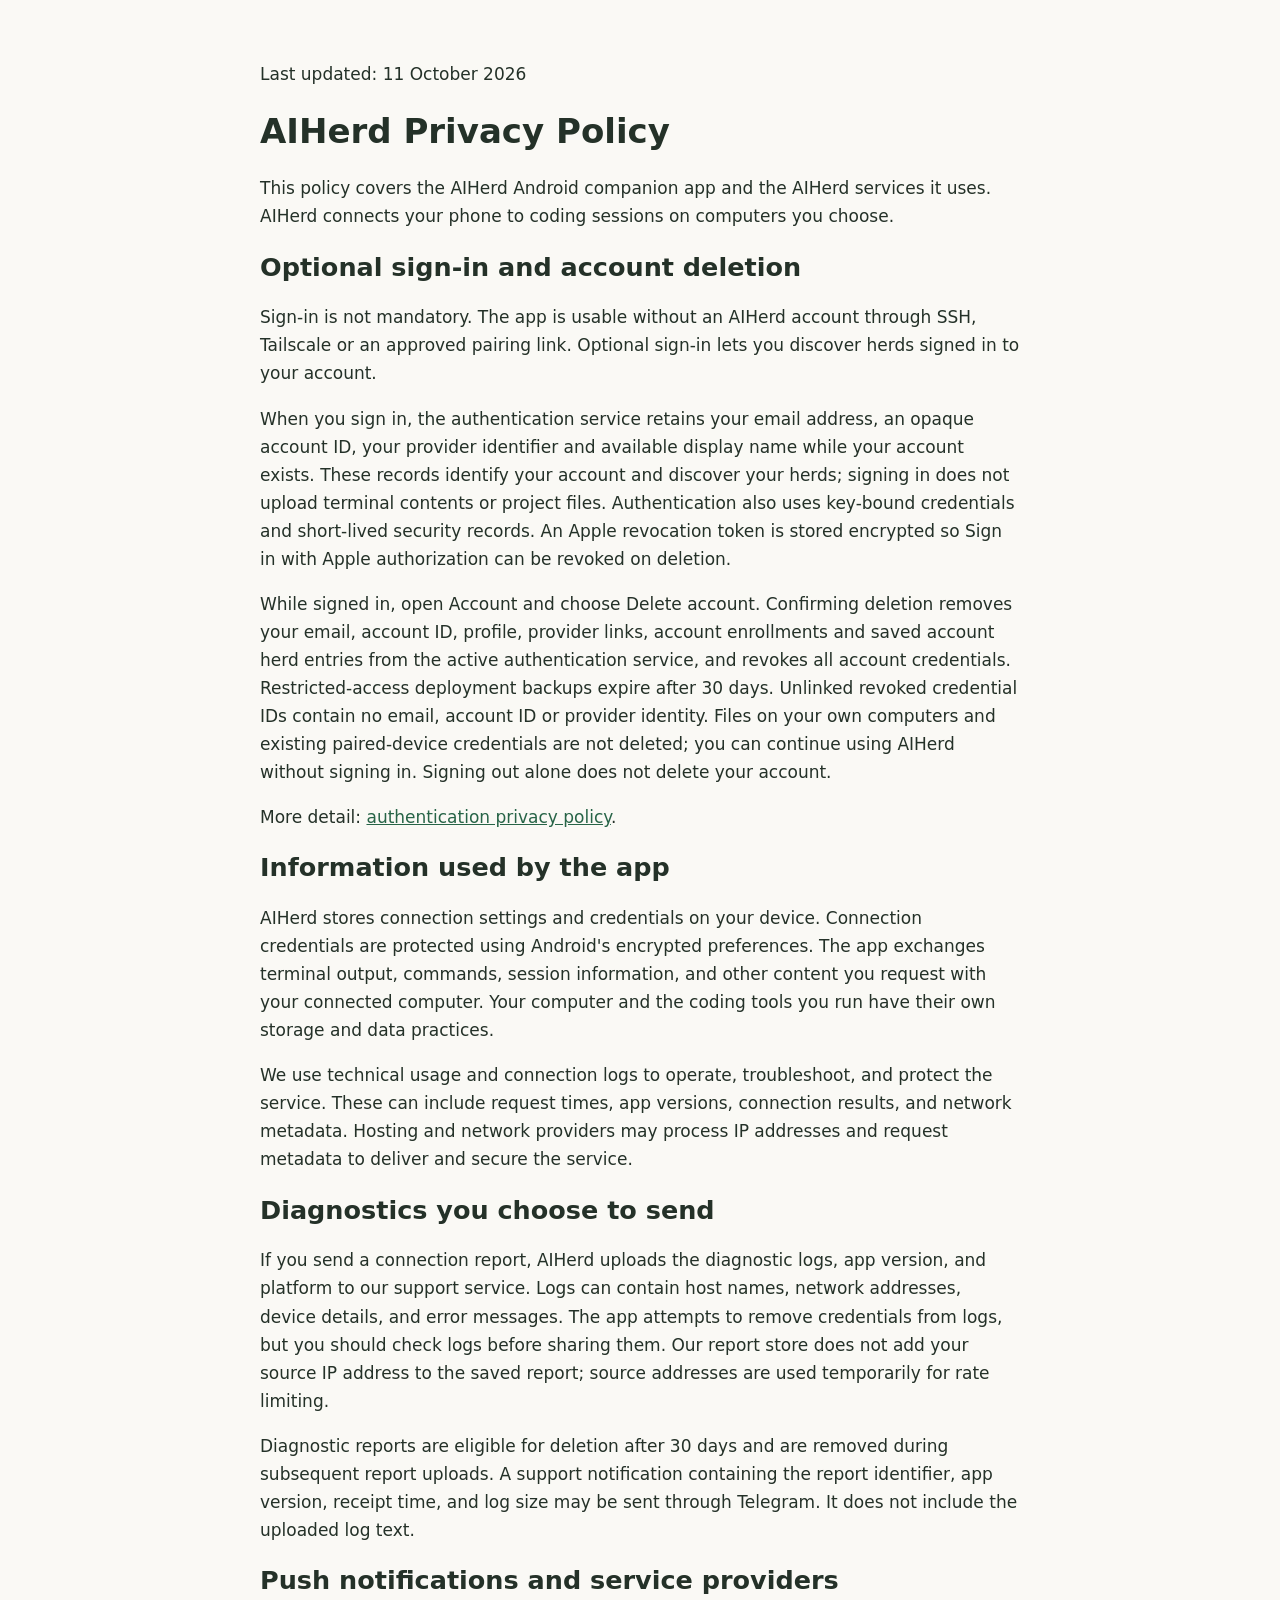
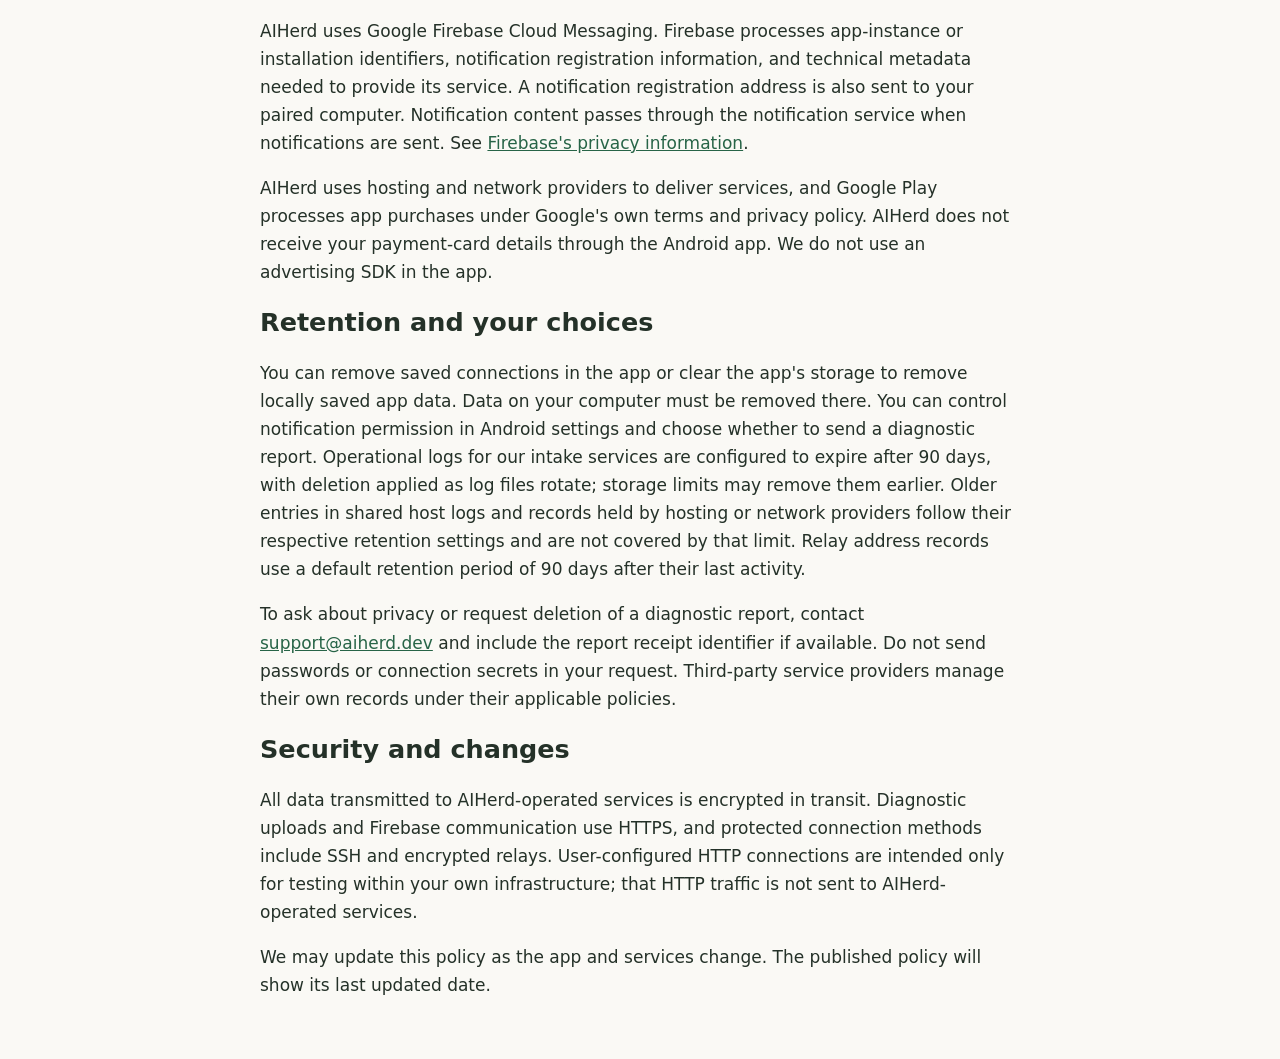
<file: privacy-android.html>
<!doctype html><html lang="en"><meta charset="utf-8"><meta name="viewport" content="width=device-width, initial-scale=1"><title>AIHerd Android Privacy Policy</title>
<style>body{max-width:760px;margin:60px auto;padding:0 24px;font:17px/1.65 system-ui;color:#243128;background:#faf9f5}h1,h2{line-height:1.2}aside{background:#fff0cf;padding:18px;border-radius:12px}a{color:#276447}</style>
<p>Last updated: 11 October 2026</p>
<h1>AIHerd Privacy Policy</h1>
<p>This policy covers the AIHerd Android companion app and the AIHerd services it uses. AIHerd connects your phone to coding sessions on computers you choose.</p>
<h2>Optional sign-in and account deletion</h2>
<p>Sign-in is not mandatory. The app is usable without an AIHerd account through SSH, Tailscale or an approved pairing link. Optional sign-in lets you discover herds signed in to your account.</p>
<p>When you sign in, the authentication service retains your email address, an opaque account ID, your provider identifier and available display name while your account exists. These records identify your account and discover your herds; signing in does not upload terminal contents or project files. Authentication also uses key-bound credentials and short-lived security records. An Apple revocation token is stored encrypted so Sign in with Apple authorization can be revoked on deletion.</p>
<p>While signed in, open Account and choose Delete account. Confirming deletion removes your email, account ID, profile, provider links, account enrollments and saved account herd entries from the active authentication service, and revokes all account credentials. Restricted-access deployment backups expire after 30 days. Unlinked revoked credential IDs contain no email, account ID or provider identity. Files on your own computers and existing paired-device credentials are not deleted; you can continue using AIHerd without signing in. Signing out alone does not delete your account.</p>
<p>More detail: <a href="https://auth.aiherd.dev/privacy">authentication privacy policy</a>.</p>
<h2>Information used by the app</h2>
<p>AIHerd stores connection settings and credentials on your device. Connection credentials are protected using Android's encrypted preferences. The app exchanges terminal output, commands, session information, and other content you request with your connected computer. Your computer and the coding tools you run have their own storage and data practices.</p>
<p>We use technical usage and connection logs to operate, troubleshoot, and protect the service. These can include request times, app versions, connection results, and network metadata. Hosting and network providers may process IP addresses and request metadata to deliver and secure the service.</p>
<h2>Diagnostics you choose to send</h2>
<p>If you send a connection report, AIHerd uploads the diagnostic logs, app version, and platform to our support service. Logs can contain host names, network addresses, device details, and error messages. The app attempts to remove credentials from logs, but you should check logs before sharing them. Our report store does not add your source IP address to the saved report; source addresses are used temporarily for rate limiting.</p>
<p>Diagnostic reports are eligible for deletion after 30 days and are removed during subsequent report uploads. A support notification containing the report identifier, app version, receipt time, and log size may be sent through Telegram. It does not include the uploaded log text.</p>
<h2>Push notifications and service providers</h2>
<p>AIHerd uses Google Firebase Cloud Messaging. Firebase processes app-instance or installation identifiers, notification registration information, and technical metadata needed to provide its service. A notification registration address is also sent to your paired computer. Notification content passes through the notification service when notifications are sent. See <a href="https://firebase.google.com/support/privacy">Firebase's privacy information</a>.</p>
<p>AIHerd uses hosting and network providers to deliver services, and Google Play processes app purchases under Google's own terms and privacy policy. AIHerd does not receive your payment-card details through the Android app. We do not use an advertising SDK in the app.</p>
<h2>Retention and your choices</h2>
<p>You can remove saved connections in the app or clear the app's storage to remove locally saved app data. Data on your computer must be removed there. You can control notification permission in Android settings and choose whether to send a diagnostic report. Operational logs for our intake services are configured to expire after 90 days, with deletion applied as log files rotate; storage limits may remove them earlier. Older entries in shared host logs and records held by hosting or network providers follow their respective retention settings and are not covered by that limit. Relay address records use a default retention period of 90 days after their last activity.</p>
<p>To ask about privacy or request deletion of a diagnostic report, contact <a href="mailto:support@aiherd.dev">support@aiherd.dev</a> and include the report receipt identifier if available. Do not send passwords or connection secrets in your request. Third-party service providers manage their own records under their applicable policies.</p>
<h2>Security and changes</h2>
<p>All data transmitted to AIHerd-operated services is encrypted in transit. Diagnostic uploads and Firebase communication use HTTPS, and protected connection methods include SSH and encrypted relays. User-configured HTTP connections are intended only for testing within your own infrastructure; that HTTP traffic is not sent to AIHerd-operated services.</p>
<p>We may update this policy as the app and services change. The published policy will show its last updated date.</p>
</html>
</file>
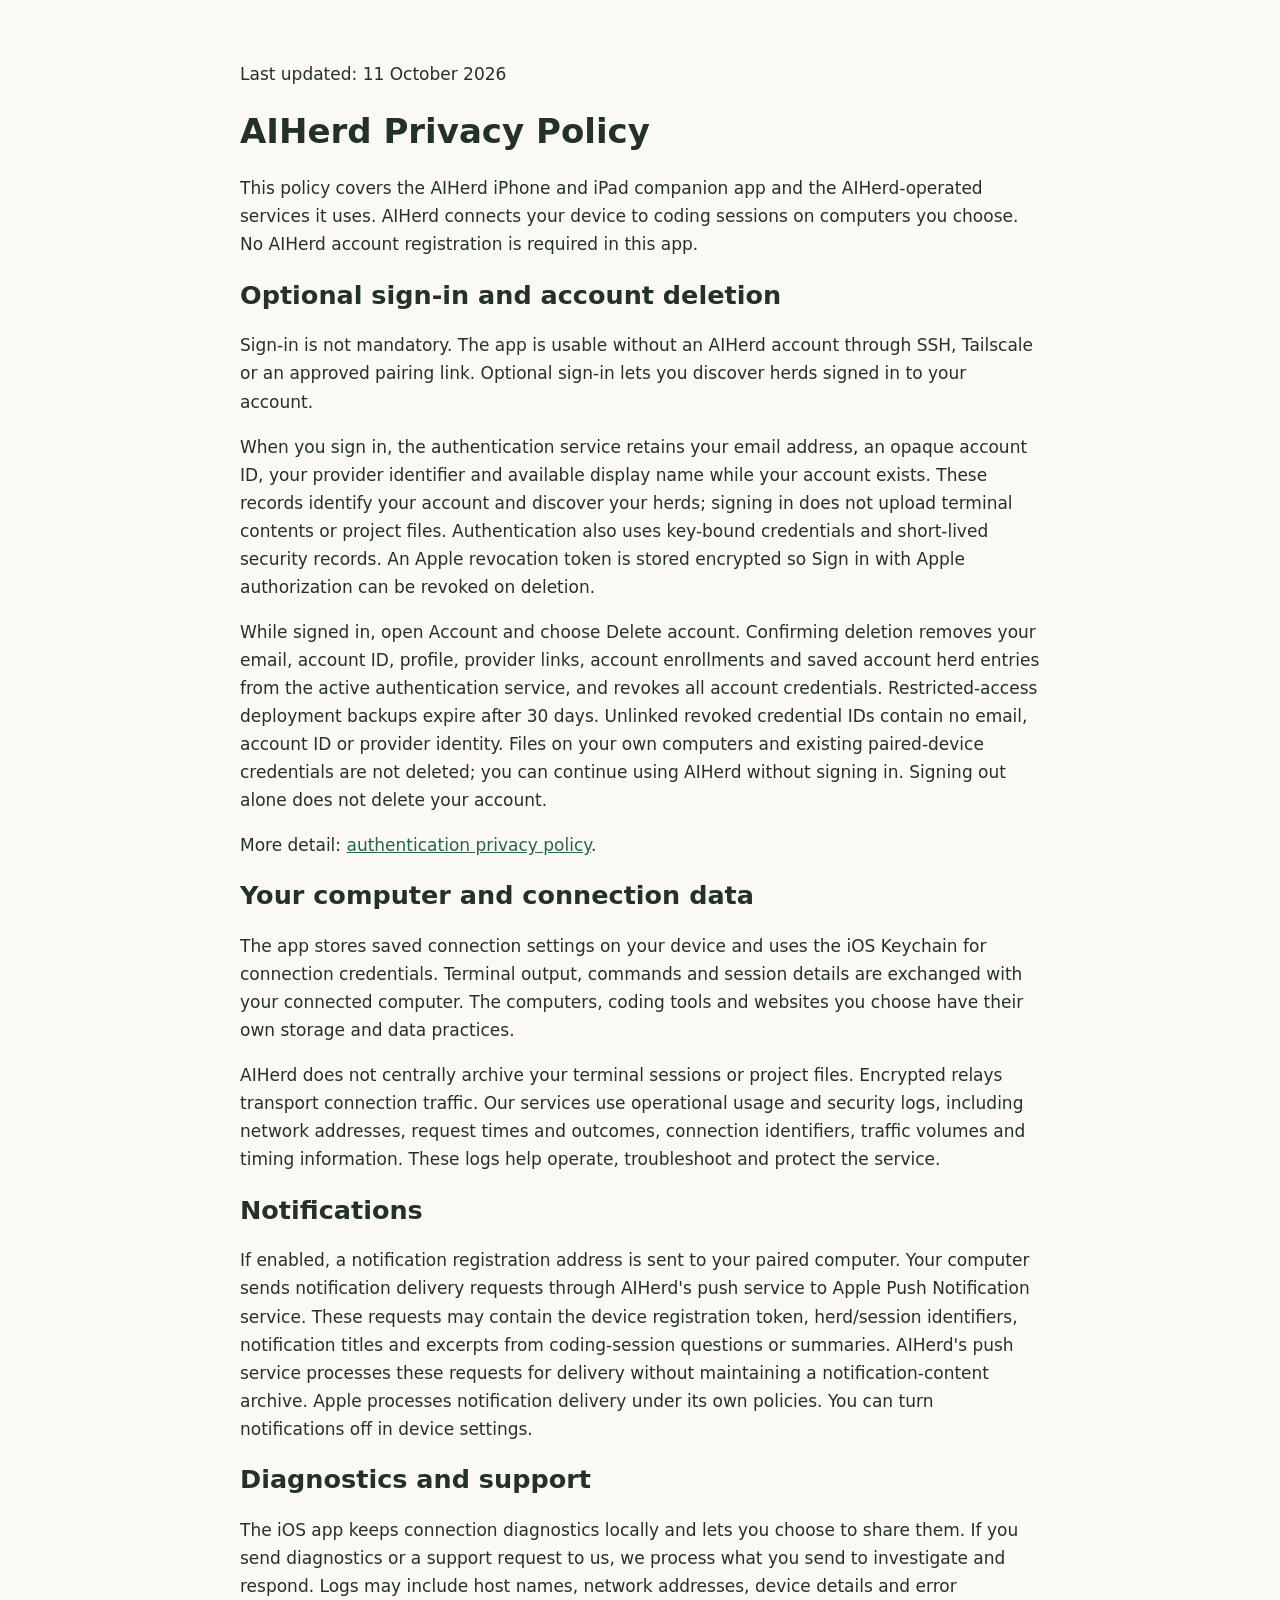
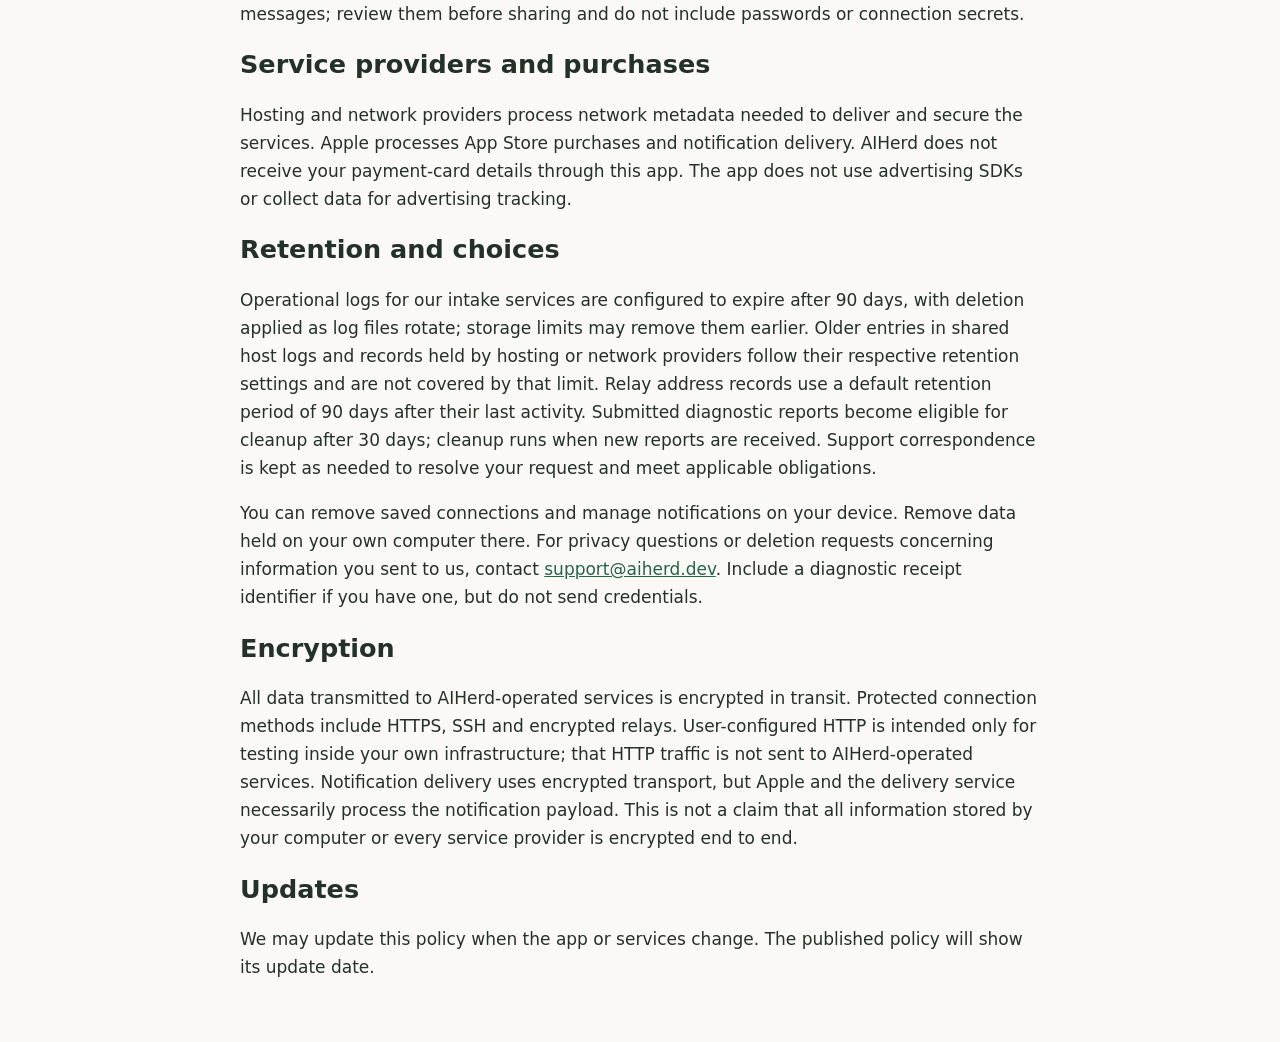
<file: privacy.html>
<!doctype html><html lang="en"><meta charset="utf-8"><meta name="viewport" content="width=device-width,initial-scale=1"><title>AIHerd Privacy Policy</title><style>body{max-width:800px;margin:60px auto;padding:0 24px;font:17px/1.65 system-ui;color:#243128;background:#faf9f5}h1,h2{line-height:1.2}aside{background:#fff0cf;padding:18px;border-radius:12px}a{color:#276447}</style>
<p>Last updated: 11 October 2026</p>
<h1>AIHerd Privacy Policy</h1>
<p>This policy covers the AIHerd iPhone and iPad companion app and the AIHerd-operated services it uses. AIHerd connects your device to coding sessions on computers you choose. No AIHerd account registration is required in this app.</p>
<h2>Optional sign-in and account deletion</h2>
<p>Sign-in is not mandatory. The app is usable without an AIHerd account through SSH, Tailscale or an approved pairing link. Optional sign-in lets you discover herds signed in to your account.</p>
<p>When you sign in, the authentication service retains your email address, an opaque account ID, your provider identifier and available display name while your account exists. These records identify your account and discover your herds; signing in does not upload terminal contents or project files. Authentication also uses key-bound credentials and short-lived security records. An Apple revocation token is stored encrypted so Sign in with Apple authorization can be revoked on deletion.</p>
<p>While signed in, open Account and choose Delete account. Confirming deletion removes your email, account ID, profile, provider links, account enrollments and saved account herd entries from the active authentication service, and revokes all account credentials. Restricted-access deployment backups expire after 30 days. Unlinked revoked credential IDs contain no email, account ID or provider identity. Files on your own computers and existing paired-device credentials are not deleted; you can continue using AIHerd without signing in. Signing out alone does not delete your account.</p>
<p>More detail: <a href="https://auth.aiherd.dev/privacy">authentication privacy policy</a>.</p>
<h2>Your computer and connection data</h2>
<p>The app stores saved connection settings on your device and uses the iOS Keychain for connection credentials. Terminal output, commands and session details are exchanged with your connected computer. The computers, coding tools and websites you choose have their own storage and data practices.</p>
<p>AIHerd does not centrally archive your terminal sessions or project files. Encrypted relays transport connection traffic. Our services use operational usage and security logs, including network addresses, request times and outcomes, connection identifiers, traffic volumes and timing information. These logs help operate, troubleshoot and protect the service.</p>
<h2>Notifications</h2>
<p>If enabled, a notification registration address is sent to your paired computer. Your computer sends notification delivery requests through AIHerd's push service to Apple Push Notification service. These requests may contain the device registration token, herd/session identifiers, notification titles and excerpts from coding-session questions or summaries. AIHerd's push service processes these requests for delivery without maintaining a notification-content archive. Apple processes notification delivery under its own policies. You can turn notifications off in device settings.</p>
<h2>Diagnostics and support</h2>
<p>The iOS app keeps connection diagnostics locally and lets you choose to share them. If you send diagnostics or a support request to us, we process what you send to investigate and respond. Logs may include host names, network addresses, device details and error messages; review them before sharing and do not include passwords or connection secrets.</p>
<h2>Service providers and purchases</h2>
<p>Hosting and network providers process network metadata needed to deliver and secure the services. Apple processes App Store purchases and notification delivery. AIHerd does not receive your payment-card details through this app. The app does not use advertising SDKs or collect data for advertising tracking.</p>
<h2>Retention and choices</h2>
<p>Operational logs for our intake services are configured to expire after 90 days, with deletion applied as log files rotate; storage limits may remove them earlier. Older entries in shared host logs and records held by hosting or network providers follow their respective retention settings and are not covered by that limit. Relay address records use a default retention period of 90 days after their last activity. Submitted diagnostic reports become eligible for cleanup after 30 days; cleanup runs when new reports are received. Support correspondence is kept as needed to resolve your request and meet applicable obligations.</p>
<p>You can remove saved connections and manage notifications on your device. Remove data held on your own computer there. For privacy questions or deletion requests concerning information you sent to us, contact <a href="mailto:support@aiherd.dev">support@aiherd.dev</a>. Include a diagnostic receipt identifier if you have one, but do not send credentials.</p>
<h2>Encryption</h2>
<p>All data transmitted to AIHerd-operated services is encrypted in transit. Protected connection methods include HTTPS, SSH and encrypted relays. User-configured HTTP is intended only for testing inside your own infrastructure; that HTTP traffic is not sent to AIHerd-operated services. Notification delivery uses encrypted transport, but Apple and the delivery service necessarily process the notification payload. This is not a claim that all information stored by your computer or every service provider is encrypted end to end.</p>
<h2>Updates</h2><p>We may update this policy when the app or services change. The published policy will show its update date.</p></html>
</file>
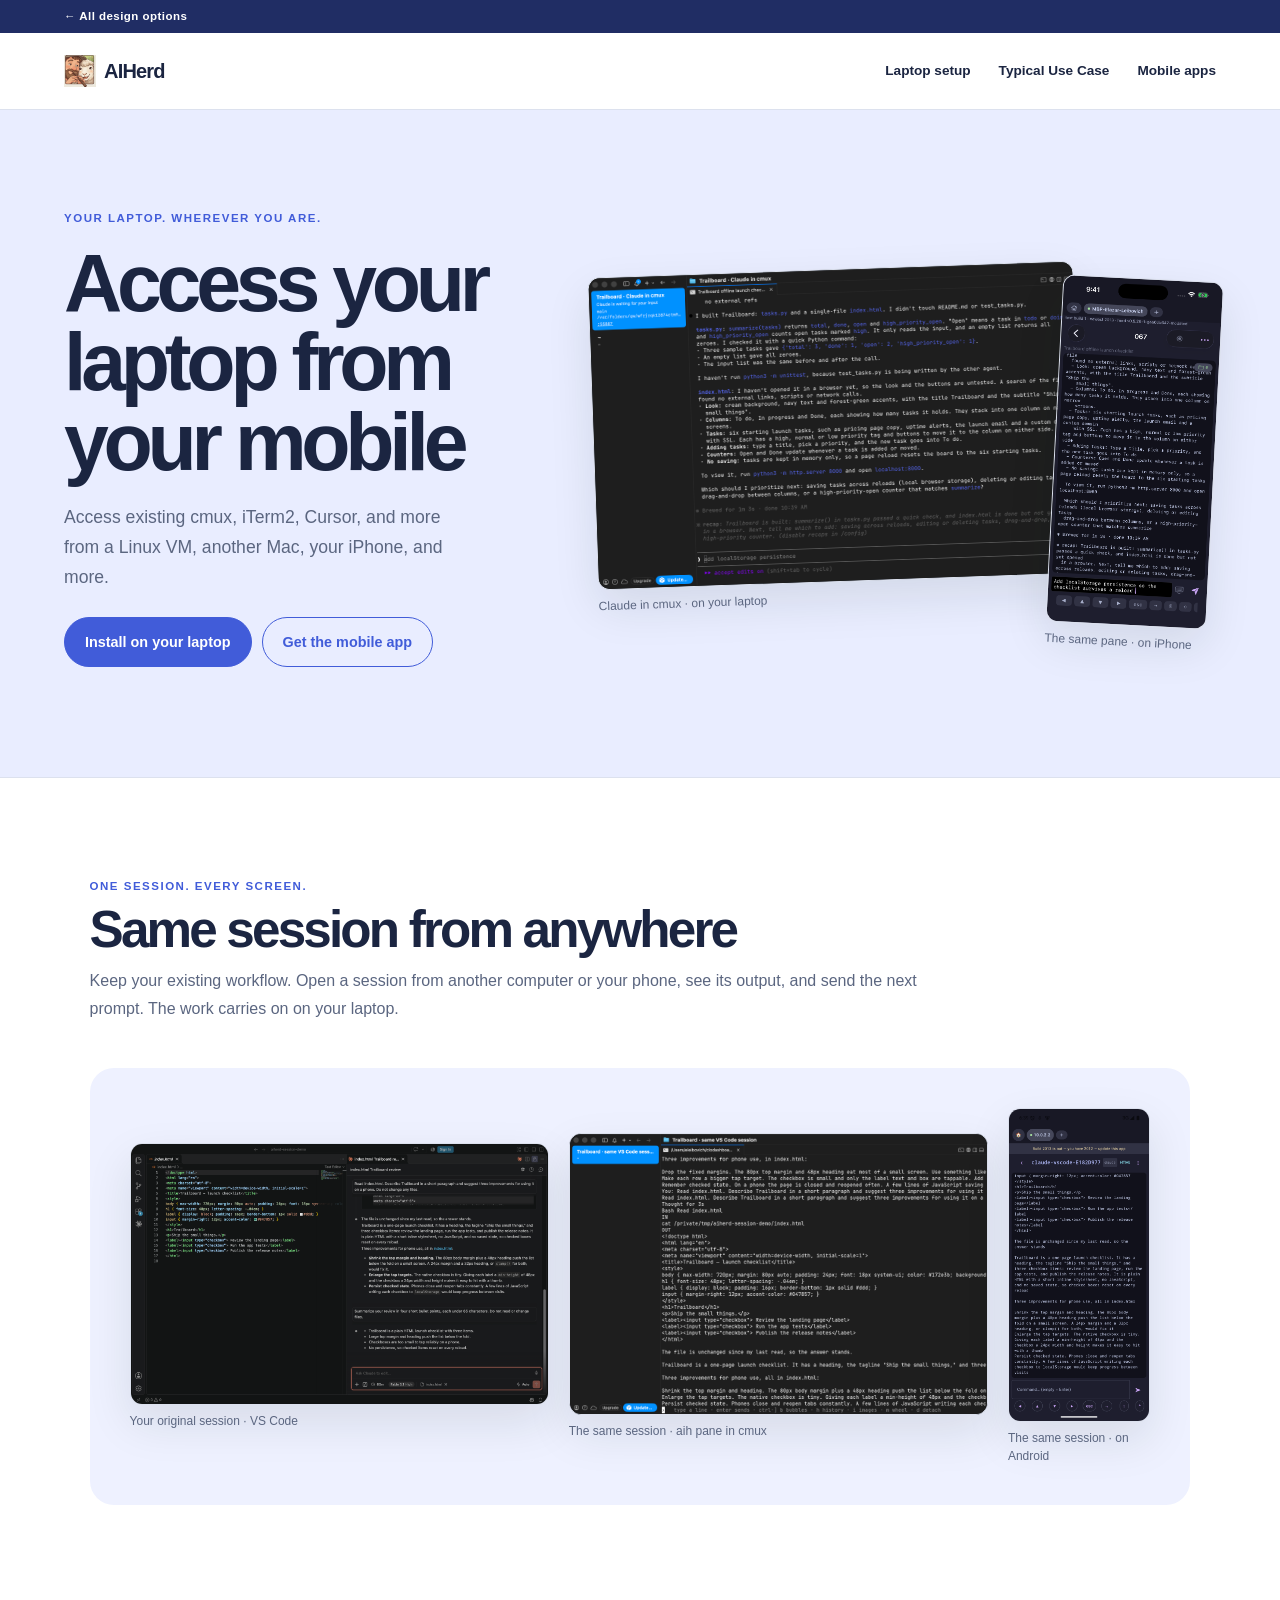
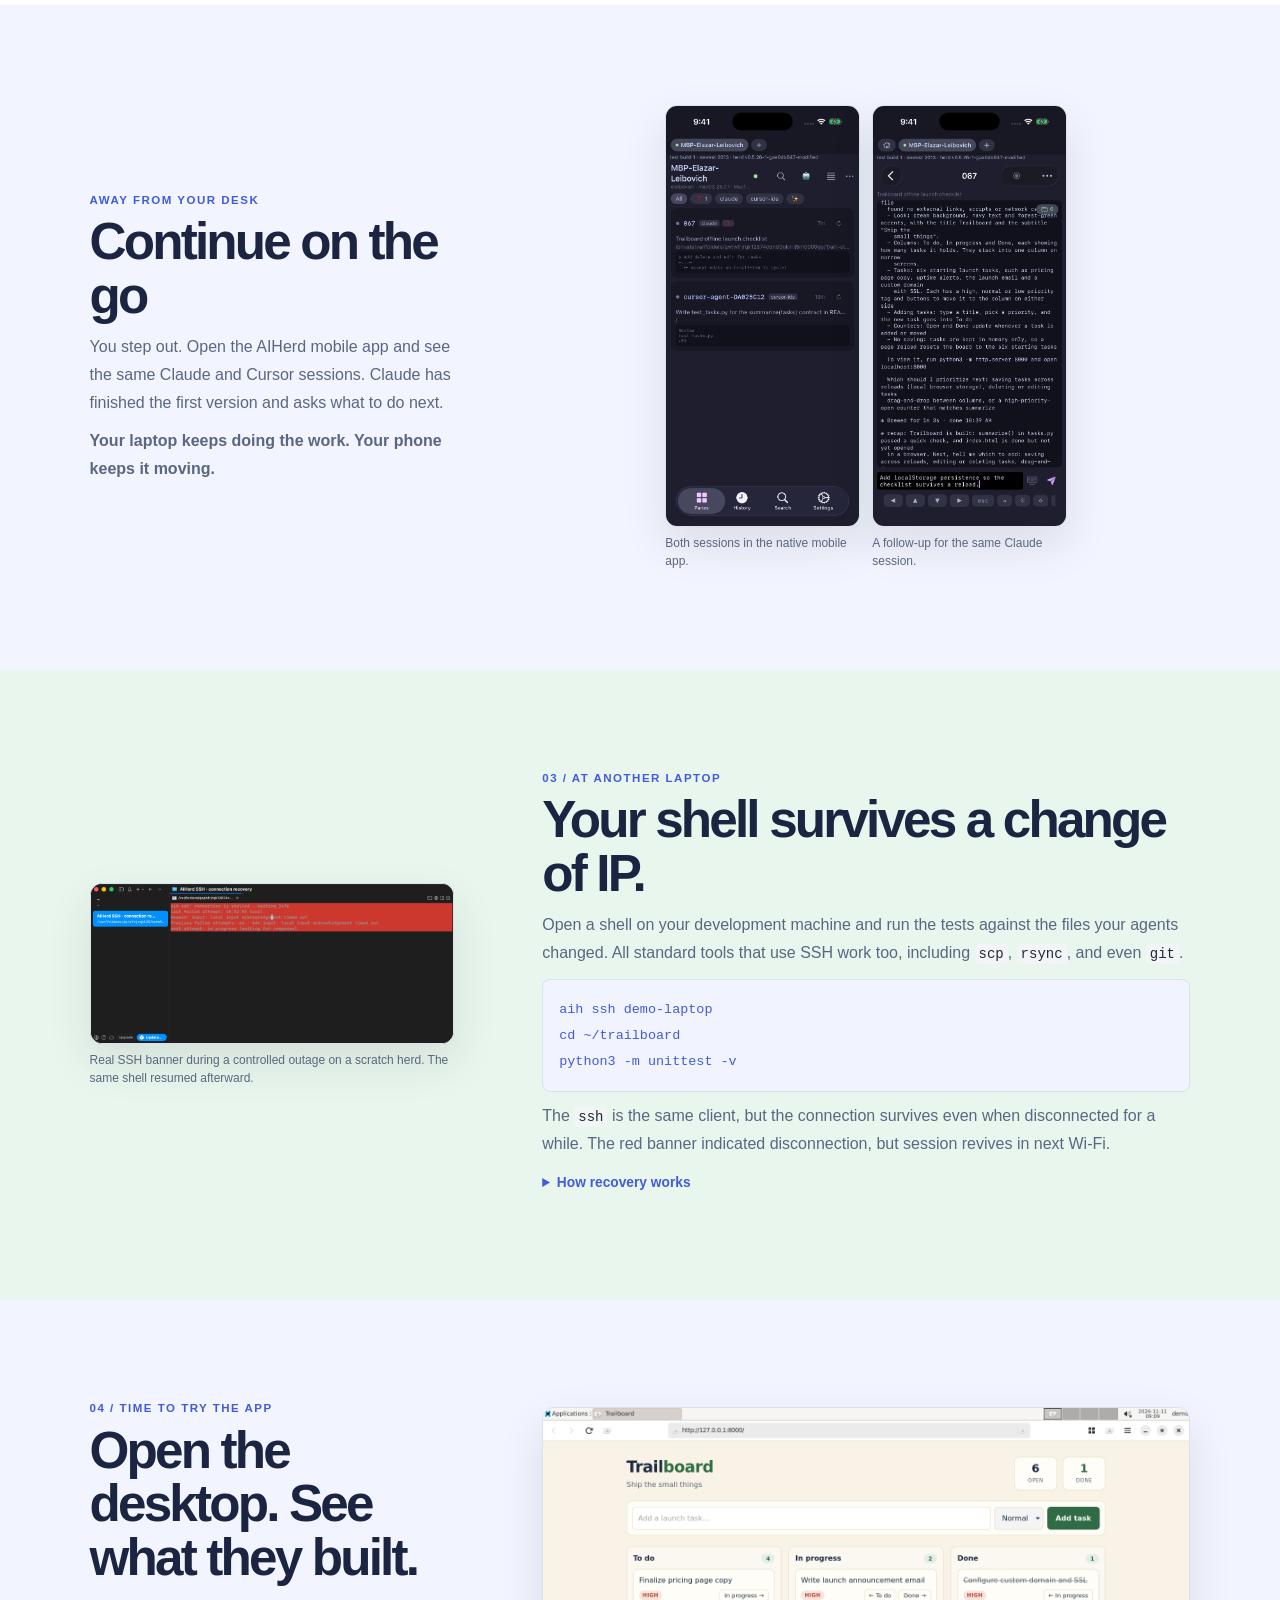
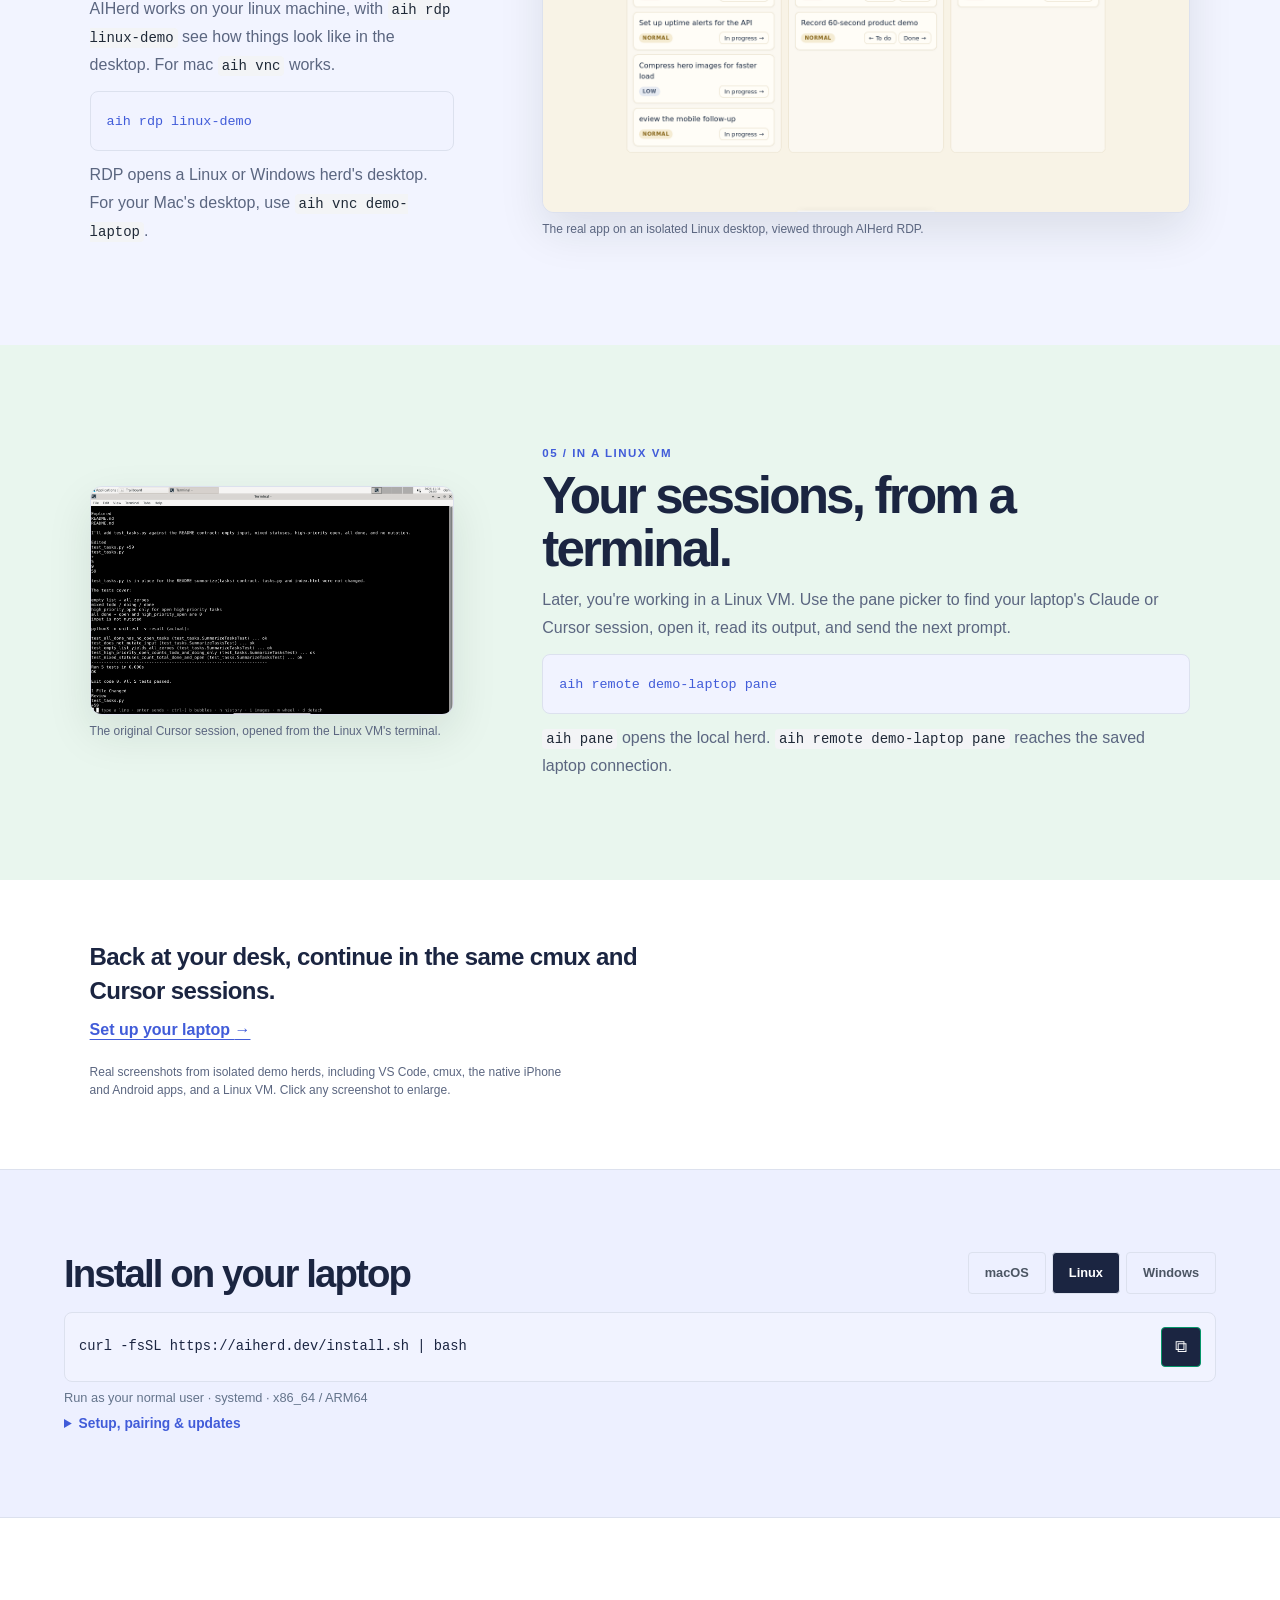
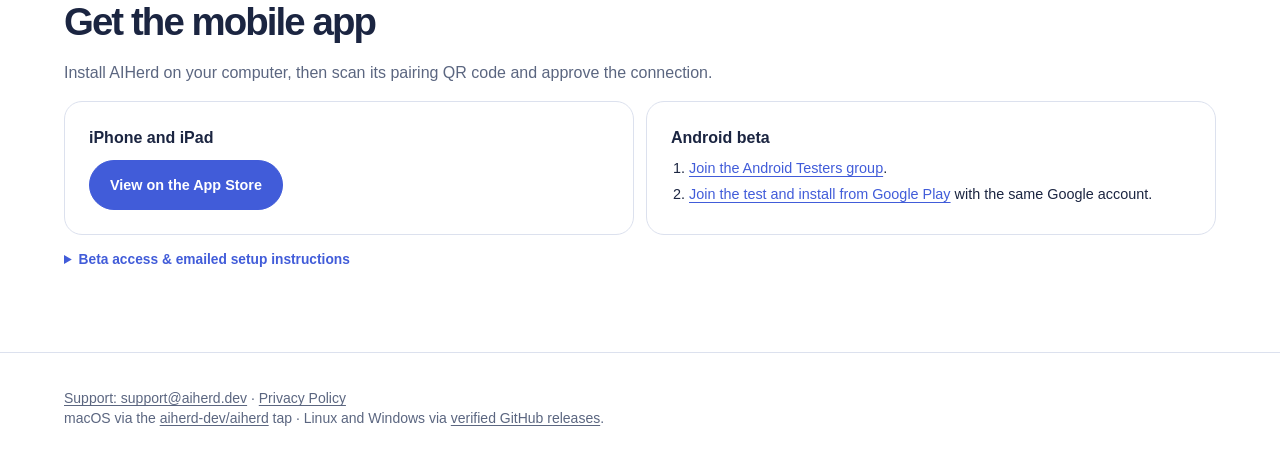
<file: design-options/canvas.html>
<!doctype html>
<html lang="en">
<head>
<meta charset="utf-8">
<title>AIHerd — Canvas design option</title>
<meta name="viewport" content="width=device-width, initial-scale=1">
<meta name="description" content="Access existing cmux, iTerm2, Cursor, and more from a Linux VM, another Mac, your iPhone, and more.">
<link rel="icon" href="../favicon.ico" sizes="any">
<link rel="icon" type="image/png" href="../img/icon.png">
<link rel="apple-touch-icon" href="../img/icon.png">
<link rel="stylesheet" href="../css/site.css?v=56f2ff1cd1cc">
<link rel="stylesheet" href="../css/features.css?v=eba691ff10f4">
<link rel="stylesheet" href="options.css">
</head>
<body class="option canvas">

<a class="option-back" href="index.html">← All design options</a>
<header class="sticky top-0 z-20 border-b border-gray-200 bg-white/90 backdrop-blur dark:border-gray-700 dark:bg-gray-900/90">
  <nav class="main-nav mx-auto flex max-w-screen-xl items-center justify-between px-4 py-3 lg:px-6">
    <a href="#top" class="flex items-center gap-2">
      <img src="../img/icon.png" class="h-8 w-8" alt="">
      <span class="text-xl font-semibold">AIHerd</span>
    </a>
    <div class="section-links">
      <a href="#install">Laptop setup</a>
      <a href="#story">Typical Use Case</a>
      <a href="#beta">Mobile apps</a>
    </div>
  </nav>
</header>

<main id="top">

<section class="hero" aria-labelledby="hero-heading">
  <div class="hero-copy">
    <p class="story-eyebrow">Your laptop. Wherever you are.</p>
    <h1 id="hero-heading">Access your laptop from your mobile</h1>
    <p>Access existing cmux, iTerm2, Cursor, and more from a Linux VM, another Mac, your iPhone, and more.</p>
    <div class="hero-actions">
      <a href="#install" class="primary-action">Install on your laptop</a>
      <a href="#beta" class="secondary-action">Get the mobile app</a>
    </div>
  </div>
  <div class="session-pair" aria-label="The same Claude session in cmux and on iPhone">
    <figure class="story-media session-desktop">
      <a href="../img/story/cmux-claude.png" target="_blank" rel="noopener" aria-label="Open the full cmux session screenshot"><img src="../img/story/cmux-claude.png" width="2360" height="1520" alt="Claude Code in cmux shows the Trailboard checklist session and its next prompt" fetchpriority="high"></a>
      <figcaption>Claude in cmux · on your laptop</figcaption>
    </figure>
    <figure class="story-media session-handset">
      <a href="../img/story/mobile-followup.png" target="_blank" rel="noopener" aria-label="Open the same Claude session on iPhone"><img src="../img/story/mobile-followup.png" width="1206" height="2622" alt="The same Trailboard Claude session on iPhone, ready for the next prompt"></a>
      <figcaption>The same pane · on iPhone</figcaption>
    </figure>
  </div>
</section>

<section id="story" class="story-section" aria-labelledby="story-heading">
  <div class="story-wrap">
    <article id="local-agents" class="session-section" aria-labelledby="story-heading">
      <div class="story-copy">
        <p class="story-eyebrow">One session. Every screen.</p>
        <h2 id="story-heading">Same session from anywhere</h2>
        <p>Keep your existing workflow. Open a session from another computer or your phone, see its output, and send the next prompt. The work carries on on your laptop.</p>
      </div>
      <div class="session-gallery">
        <figure class="story-media">
          <a href="../img/story/vscode-claude.png" target="_blank" rel="noopener" aria-label="Open the full VS Code Claude session screenshot"><img src="../img/story/vscode-claude.png" width="1440" height="900" alt="Claude reviews the Trailboard launch checklist in VS Code" loading="lazy"></a>
          <figcaption>Your original session · VS Code</figcaption>
        </figure>
        <figure class="story-media">
          <a href="../img/story/cmux-aih-pane.png" target="_blank" rel="noopener" aria-label="Open the same session in aih pane"><img src="../img/story/cmux-aih-pane.png" width="1100" height="740" alt="The same VS Code Claude review opened in a cmux terminal using aih pane" loading="lazy"></a>
          <figcaption>The same session · aih pane in cmux</figcaption>
        </figure>
        <figure class="story-media session-handset">
          <a href="../img/story/android-pane.png" target="_blank" rel="noopener" aria-label="Open the same VS Code session on Android"><img src="../img/story/android-pane.png" width="1080" height="2400" alt="AIHerd on Android displays the same Trailboard Claude review from VS Code" loading="lazy"></a>
          <figcaption>The same session · on Android</figcaption>
        </figure>
      </div>
    </article>

    <article id="remote-access" class="story-step story-mobile" aria-labelledby="phone-heading">
      <div class="story-copy">
        <p class="story-eyebrow">Away from your desk</p>
        <h3 id="phone-heading">Continue on the go</h3>
        <p>You step out. Open the AIHerd mobile app and see the same Claude and Cursor sessions. Claude has finished the first version and asks what to do next.</p>
        <p class="story-outcome">Your laptop keeps doing the work. Your phone keeps it moving.</p>
      </div>
      <div class="story-phones">
        <figure class="story-media story-phone">
          <a href="../img/story/mobile-sessions.png" target="_blank" rel="noopener" aria-label="Open the full mobile session list"><img src="../img/story/mobile-sessions.png" width="1206" height="2622" alt="The native AIHerd iPhone app lists the original cmux Claude session and Cursor agent session from the isolated demo herd" loading="lazy"></a>
          <figcaption>Both sessions in the native mobile app.</figcaption>
        </figure>
        <figure class="story-media story-phone">
          <a href="../img/story/mobile-followup.png" target="_blank" rel="noopener" aria-label="Open the full mobile follow-up screenshot"><img src="../img/story/mobile-followup.png" width="1206" height="2622" alt="The native AIHerd iPhone app displays Claude's Trailboard session and the follow-up asking for saving across reloads" loading="lazy"></a>
          <figcaption>A follow-up for the same Claude session.</figcaption>
        </figure>
      </div>
    </article>

    <article class="story-step" aria-labelledby="ssh-heading">
      <div class="story-copy">
        <p class="story-eyebrow">03 / At another laptop</p>
        <h3 id="ssh-heading">Your shell survives a change of IP.</h3>
        <p>Open a shell on your development machine and run the tests against the files your agents changed. All standard tools that use SSH work too, including <code>scp</code>, <code>rsync</code>, and even <code>git</code>.</p>
        <pre class="story-command"><code>aih ssh demo-laptop
cd ~/trailboard
python3 -m unittest -v</code></pre>
        <p>The <code>ssh</code> is the same client, but the connection survives even when disconnected for a while. The red banner indicated disconnection, but session revives in next Wi-Fi.</p>
        <details class="story-extra"><summary>How recovery works</summary><p>The remote herd must keep running. The CLI reconnects to it and resumes the existing SSH session, without requiring a fixed client IP.</p></details>
      </div>
      <div class="ssh-media">
        <figure class="story-media">
          <a href="../img/story/ssh-reconnecting.png" target="_blank" rel="noopener" aria-label="Open the full SSH reconnecting banner screenshot"><img src="../img/story/ssh-reconnecting.png" width="2200" height="960" alt="Actual red aih ssh connection is stalled banner during an injected network outage, showing elapsed time and automatic retry status" loading="lazy"></a>
          <figcaption>Real SSH banner during a controlled outage on a scratch herd. The same shell resumed afterward.</figcaption>
        </figure>
      </div>
    </article>

    <article class="story-step" aria-labelledby="rdp-heading">
      <div class="story-copy">
        <p class="story-eyebrow">04 / Time to try the app</p>
        <h3 id="rdp-heading">Open the desktop. See what they built.</h3>
        <p>AIHerd works on your linux machine, with <code>aih rdp linux-demo</code> see how things look like in the desktop. For mac <code>aih vnc</code> works.</p>
        <pre class="story-command"><code>aih rdp linux-demo</code></pre>
        <p class="story-note">RDP opens a Linux or Windows herd's desktop. For your Mac's desktop, use <code>aih vnc demo-laptop</code>.</p>
      </div>
      <figure class="story-media">
        <a href="../img/story/rdp-app.png" target="_blank" rel="noopener" aria-label="Open the full RDP desktop screenshot"><img src="../img/story/rdp-app.png" width="1440" height="900" alt="A real Linux scratch VM desktop viewed through aih rdp, with the agent-built Trailboard checklist running in its browser" loading="lazy"></a>
        <figcaption>The real app on an isolated Linux desktop, viewed through AIHerd RDP.</figcaption>
      </figure>
    </article>

    <article class="story-step" aria-labelledby="pane-heading">
      <div class="story-copy">
        <p class="story-eyebrow">05 / In a Linux VM</p>
        <h3 id="pane-heading">Your sessions, from a terminal.</h3>
        <p>Later, you're working in a Linux VM. Use the pane picker to find your laptop's Claude or Cursor session, open it, read its output, and send the next prompt.</p>
        <pre class="story-command"><code>aih remote demo-laptop pane</code></pre>
        <p class="story-note"><code>aih pane</code> opens the local herd. <code>aih remote demo-laptop pane</code> reaches the saved laptop connection.</p>
      </div>
      <figure class="story-media">
        <a href="../img/story/linux-pane.png" target="_blank" rel="noopener" aria-label="Open the full Linux pane screenshot"><img src="../img/story/linux-pane.png" width="1440" height="900" alt="The original Cursor agent conversation is opened in a Linux VM terminal using aih remote demo-laptop pane, with live output and a command input line" loading="lazy"></a>
        <figcaption>The original Cursor session, opened from the Linux VM's terminal.</figcaption>
      </figure>
    </article>

    <div class="story-ending">
      <p>Back at your desk, continue in the same cmux and Cursor sessions.</p>
      <a href="#install">Set up your laptop <span aria-hidden="true">→</span></a>
    </div>
    <p class="story-provenance">Real screenshots from isolated demo herds, including VS Code, cmux, the native iPhone and Android apps, and a Linux VM. Click any screenshot to enlarge.</p>
  </div>
</section>




<section id="install" class="quick-install" aria-labelledby="laptop-setup-heading">
  <div class="compact-wrap">
    <div class="install-heading">
      <h2 id="laptop-setup-heading">Install on your laptop</h2>
      <div role="tablist" aria-label="Installation platform" class="install-tabs">
        <button id="mac-tab" type="button" role="tab" aria-controls="mac-install" aria-selected="true" tabindex="0" class="install-tab" data-platform="mac">macOS</button>
        <button id="linux-tab" type="button" role="tab" aria-controls="linux-install" aria-selected="false" tabindex="-1" class="install-tab" data-platform="linux">Linux</button>
        <button id="windows-tab" type="button" role="tab" aria-controls="windows-install" aria-selected="false" tabindex="-1" class="install-tab" data-platform="windows">Windows</button>
      </div>
    </div>
    <div id="mac-install" role="tabpanel" aria-labelledby="mac-tab">
      <div class="install-command">
        <pre><code id="install-cmd">brew install --cask aiherd-dev/aiherd/aiherd</code></pre>
        <button type="button" data-target="install-cmd" aria-label="Copy the macOS install command" title="Copy" class="copy-command">⧉</button>
      </div>
      <p class="install-requirements">Homebrew · macOS 14+ · Apple Silicon or Intel</p>
      <details class="install-details">
        <summary>Setup, pairing &amp; updates</summary>
        <div class="install-detail-copy">
          <p>Install <a href="https://brew.sh/">Homebrew</a> first if needed. Open AIHerd from Applications; it starts the herd automatically. Pair your phone using the app's herd connection menu.</p>
          <p>Update with <code>brew upgrade --cask aiherd</code>.</p>
          <p>Without Homebrew, download the signed macOS <code>.pkg</code> for Apple Silicon (aarch64) or Intel (x86_64) from <a href="https://github.com/aiherd-dev/homebrew-aiherd/releases/latest">the latest release</a>.</p>
        </div>
      </details>
    </div>
    <div id="linux-install" role="tabpanel" aria-labelledby="linux-tab" hidden>
      <div class="install-command">
        <pre><code id="linux-install-cmd">curl -fsSL https://aiherd.dev/install.sh | bash</code></pre>
        <button type="button" data-target="linux-install-cmd" aria-label="Copy the Linux install command" title="Copy" class="copy-command">⧉</button>
      </div>
      <p class="install-requirements">Run as your normal user · systemd · x86_64 / ARM64</p>
      <details class="install-details">
        <summary>Setup, pairing &amp; updates</summary>
        <div class="install-detail-copy">
          <p>The herd runs in the background with systemd, including after logout and reboot. The installer may ask for sudo to keep the service running after logout. Models download when first needed.</p>
          <p>Sign in to expose your herd. Open the printed sign-in URL on your phone or another computer.</p>
          <div class="install-command">
            <pre><code id="linux-login-cmd">export PATH="$HOME/.local/bin:$PATH"
aih login</code></pre>
            <button type="button" data-target="linux-login-cmd" aria-label="Copy the Linux login commands" title="Copy" class="copy-command">⧉</button>
          </div>
          <p>Add your mobile device, then scan the QR code or open the link and approve pairing in the terminal.</p>
          <div class="install-command">
            <pre><code id="linux-join-cmd">aih join</code></pre>
            <button type="button" data-target="linux-join-cmd" aria-label="Copy the mobile pairing command" title="Copy" class="copy-command">⧉</button>
          </div>
          <p>Run the install command again to upgrade. Check the service with <code>systemctl --user status aih.service</code>; read logs with <code>journalctl --user -u aih.service -f</code>.</p>
          <p><a href="../install.sh">Read the installer</a> · <a href="https://github.com/aiherd-dev/homebrew-aiherd/releases/latest">Release downloads</a></p>
        </div>
      </details>
    </div>
    <div id="windows-install" role="tabpanel" aria-labelledby="windows-tab" hidden>
      <div class="install-command">
        <pre><code id="windows-install-cmd">irm https://aiherd.dev/install.ps1 | iex</code></pre>
        <button type="button" data-target="windows-install-cmd" aria-label="Copy the Windows install command" title="Copy" class="copy-command">⧉</button>
      </div>
      <p class="install-requirements">PowerShell as Administrator · x64 Windows 10 1809+ / Server 2019+</p>
      <details class="install-details">
        <summary>Setup, pairing &amp; updates</summary>
        <div class="install-detail-copy">
          <p>The installer verifies the download checksum, installs into Program Files, and starts the service at boot. Run the install command again to upgrade.</p>
          <p>Keep PowerShell elevated to sign in and pair your phone. Complete browser sign-in, then scan the QR code and approve pairing in the terminal.</p>
          <div class="install-command">
            <pre><code id="windows-login-cmd">aih login
aih join</code></pre>
            <button type="button" data-target="windows-login-cmd" aria-label="Copy the Windows sign-in and pairing commands" title="Copy" class="copy-command">⧉</button>
          </div>
          <p>Open AIHerd from the Start menu using the account you installed with; no Administrator needed. Check the service with <code>Get-Service AIHerd</code>. Its terminals run as LocalService. RDP must already be enabled. Model summaries are not available on Windows.</p>
          <p><a href="../install.ps1">Read the installer</a> · <a href="https://github.com/aiherd-dev/homebrew-aiherd/releases/latest">Release downloads</a></p>
        </div>
      </details>
    </div>
  </div>
</section>


<section id="beta" class="mobile-setup" aria-labelledby="phone-setup-heading">
  <div class="compact-wrap">
    <h2 id="phone-setup-heading">Get the mobile app</h2>
    <p class="mobile-intro">Install AIHerd on your computer, then scan its pairing QR code and approve the connection.</p>
    <div class="download-cards">
      <div class="download-card">
        <h3>iPhone and iPad</h3>
        <a href="https://apps.apple.com/app/aiherd/id6802066737" class="primary-action">View on the App Store</a>
      </div>
      <div class="download-card">
        <h3>Android beta</h3>
        <ol><li><a href="https://groups.google.com/g/aiherd-android-testers/about">Join the Android Testers group</a>.</li><li><a href="https://play.google.com/apps/testing/dev.aiherd.app">Join the test and install from Google Play</a> with the same Google account.</li></ol>
      </div>
    </div>
      <p id="beta-thanks" hidden
         class="mt-6 rounded-lg border border-primary-600 bg-primary-50 px-4 py-3 text-primary-900 dark:border-primary-500/60 dark:bg-primary-500/10 dark:text-primary-200">
        You're on the list — check your inbox for installation instructions. If you don't see them, check your spam folder.
      </p>
    <details class="signup-details">
      <summary>Beta access &amp; emailed setup instructions</summary>
      <form id="beta-form" action="https://subscribe.aiherd.dev/" method="POST" class="mt-6 space-y-3">
        <input type="checkbox" name="_honeypot" style="display:none" tabindex="-1" autocomplete="off">
        <div>
          <label for="beta-platform" class="block text-sm font-medium">Phone type</label>
          <select id="beta-platform" name="platform" required
                  class="mt-1 w-full rounded-lg border border-gray-300 bg-white px-3 py-2 focus:border-primary-600 focus:outline-none focus:ring-2 focus:ring-primary-400 dark:border-gray-600 dark:bg-gray-800">
            <option value="" disabled selected>Choose your phone</option>
            <option value="android">Android</option>
            <option value="iphone">iPhone</option>
          </select>
        </div>
        <div>
          <label for="beta-email" class="block text-sm font-medium">Email</label>
          <input id="beta-email" name="email" type="email" required autocomplete="email" placeholder="you@example.com"
                 class="mt-1 w-full rounded-lg border border-gray-300 bg-white px-3 py-2 focus:border-primary-600 focus:outline-none focus:ring-2 focus:ring-primary-400 dark:border-gray-600 dark:bg-gray-800">
        </div>
        <div>
          <label for="beta-phone" class="block text-sm font-medium">Phone number</label>
          <input id="beta-phone" name="phone" type="tel" required autocomplete="tel" placeholder="+1 555 0100"
                 class="mt-1 w-full rounded-lg border border-gray-300 bg-white px-3 py-2 focus:border-primary-600 focus:outline-none focus:ring-2 focus:ring-primary-400 dark:border-gray-600 dark:bg-gray-800">
        </div>
        <button type="submit"
                class="w-full rounded-lg bg-primary-600 px-5 py-2.5 font-medium text-white hover:bg-primary-700 focus:outline-none focus:ring-2 focus:ring-primary-400">
          Join the beta
        </button>
        <p class="text-sm text-gray-500 dark:text-gray-400">Used only for beta access and installation instructions.</p>
      </form>
    </details>
  </div>
</section>

</main>

<footer class="border-t border-gray-200 dark:border-gray-700">
  <div class="prose-block mx-auto max-w-screen-xl px-4 py-8 text-sm text-gray-500 lg:px-6 dark:text-gray-400">
    <a href="mailto:support@aiherd.dev">Support: support@aiherd.dev</a> · <a href="/privacy.html">Privacy Policy</a><br>
    macOS via the <a href="https://github.com/aiherd-dev/homebrew-aiherd">aiherd-dev/aiherd</a> tap · Linux and Windows via <a href="https://github.com/aiherd-dev/homebrew-aiherd/releases">verified GitHub releases</a>.
  </div>
</footer>

<script>
  // The signup endpoint 303s back here with ?subscribed=1. Swap the form for a
  // thank-you rather than leaving the visitor on a bare form they just filled.
  if (new URLSearchParams(location.search).has("subscribed")) {
    document.getElementById("beta-form").hidden = true;
    document.getElementById("beta-thanks").hidden = false;
  }

  const tabs = [...document.querySelectorAll('[role="tab"][data-platform]')];
  function selectPlatform(platform, focus = false) {
    tabs.forEach((tab) => {
      const selected = tab.dataset.platform === platform;
      tab.setAttribute("aria-selected", String(selected));
      tab.tabIndex = selected ? 0 : -1;
      document.getElementById(tab.getAttribute("aria-controls")).hidden = !selected;
      if (selected && focus) tab.focus();
    });
  }
  tabs.forEach((tab, index) => {
    tab.addEventListener("click", () => selectPlatform(tab.dataset.platform));
    tab.addEventListener("keydown", (event) => {
      let next;
      if (event.key === "ArrowRight") next = (index + 1) % tabs.length;
      if (event.key === "ArrowLeft") next = (index + tabs.length - 1) % tabs.length;
      if (event.key === "Home") next = 0;
      if (event.key === "End") next = tabs.length - 1;
      if (next !== undefined) {
        event.preventDefault();
        selectPlatform(tabs[next].dataset.platform, true);
      }
    });
  });
  function detectPlatform() {
    const userAgent = navigator.userAgent || navigator.platform || "";
    if (/Windows|Win32|Win64/i.test(userAgent)) return "windows";
    if (/Linux/i.test(userAgent) && !/Android/i.test(userAgent)) return "linux";
    return "mac";
  }
  const requestedPlatform = new URLSearchParams(location.search).get("platform");
  selectPlatform(["mac", "linux", "windows"].includes(requestedPlatform) ? requestedPlatform : detectPlatform());

  // navigator.clipboard needs a secure context, so it's absent over plain http
  // (someone serving these docs locally). Fall back to a throwaway textarea +
  // execCommand, which still works everywhere that matters.
  document.querySelectorAll("button[data-target]").forEach((btn) => {
    // Remember the glyph the markup shipped with, so the reset below restores it
    // rather than a string duplicated in here.
    const idle = btn.textContent;
    btn.addEventListener("click", async () => {
      const text = document.getElementById(btn.dataset.target).textContent;
      try {
        if (navigator.clipboard?.writeText) {
          await navigator.clipboard.writeText(text);
        } else {
          const ta = document.createElement("textarea");
          ta.value = text;
          ta.style.position = "fixed";
          ta.style.opacity = "0";
          document.body.appendChild(ta);
          ta.select();
          document.execCommand("copy");
          ta.remove();
        }
        btn.textContent = "✓";
      } catch {
        // Don't claim success we didn't get — leave the text selectable.
        btn.textContent = "⌘C";
      }
      setTimeout(() => { btn.textContent = idle; }, 1600);
    });
  });
</script>

</body>
</html>
</file>
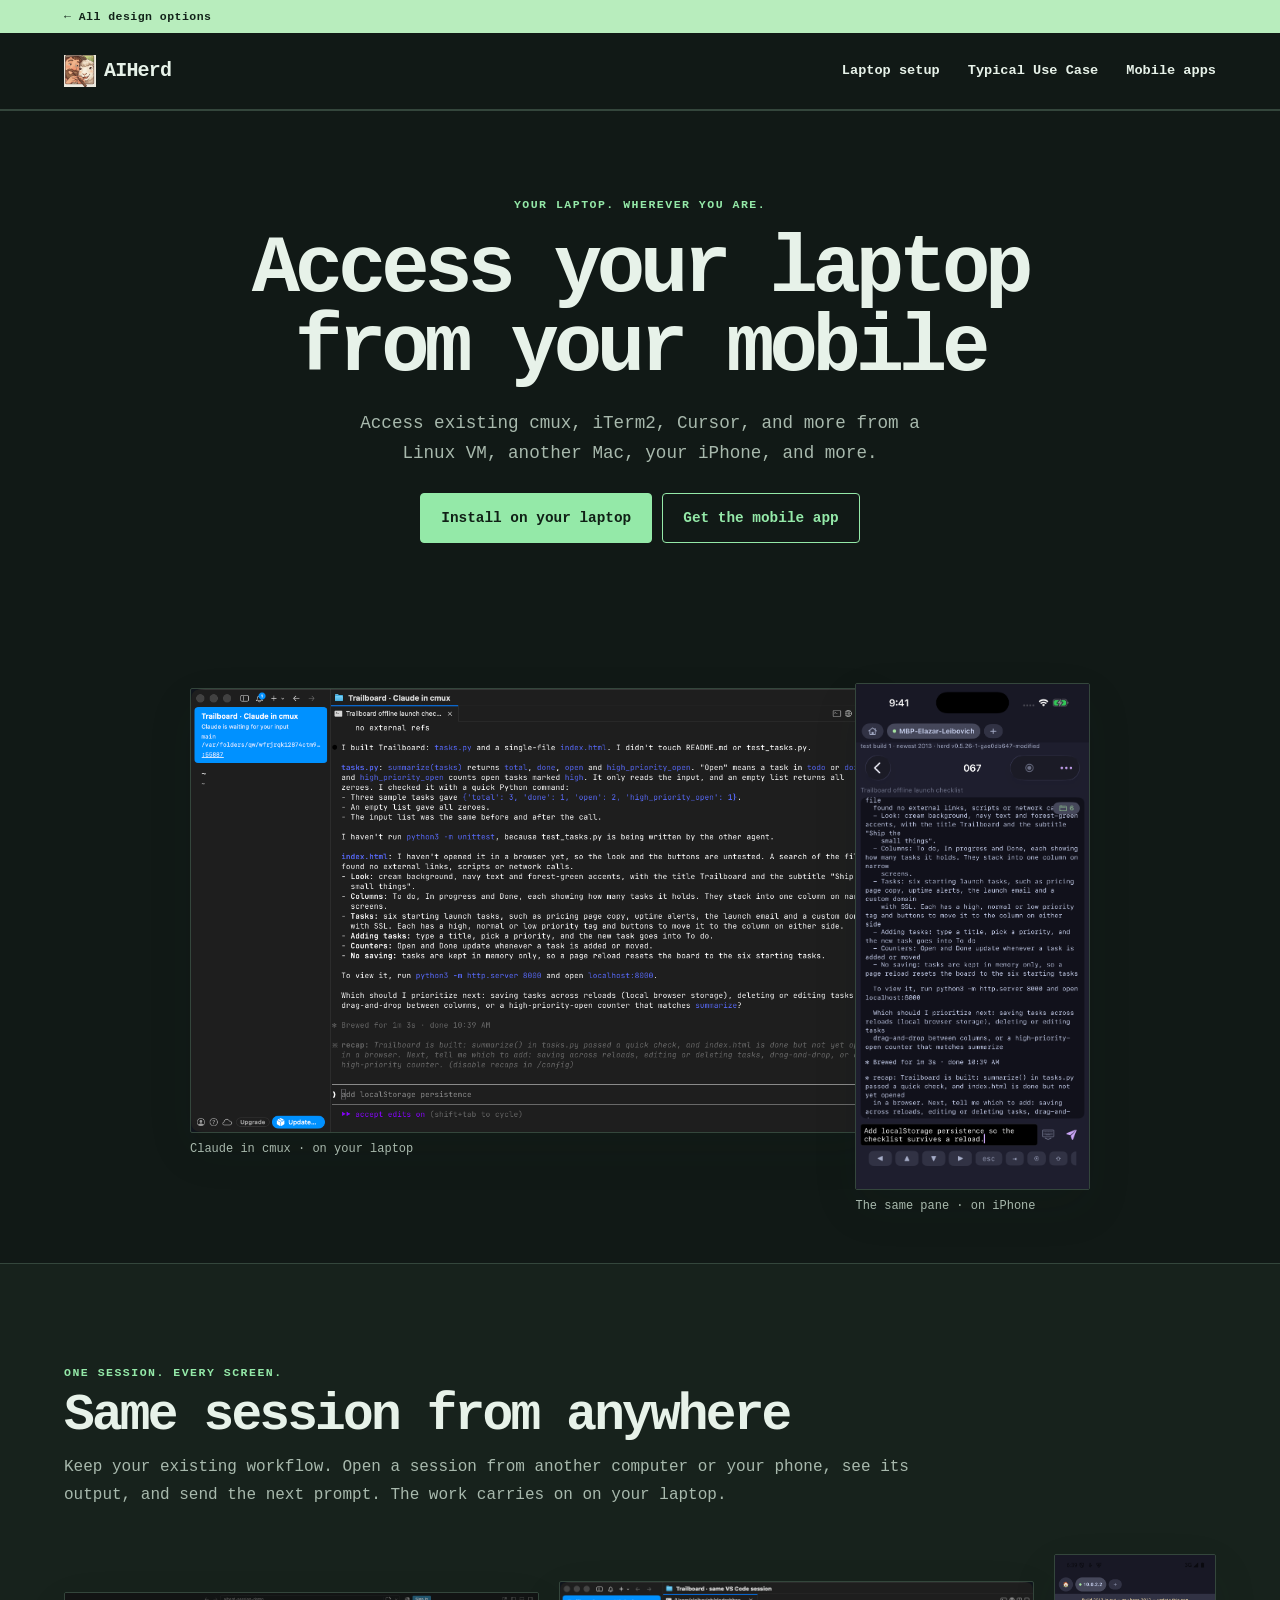
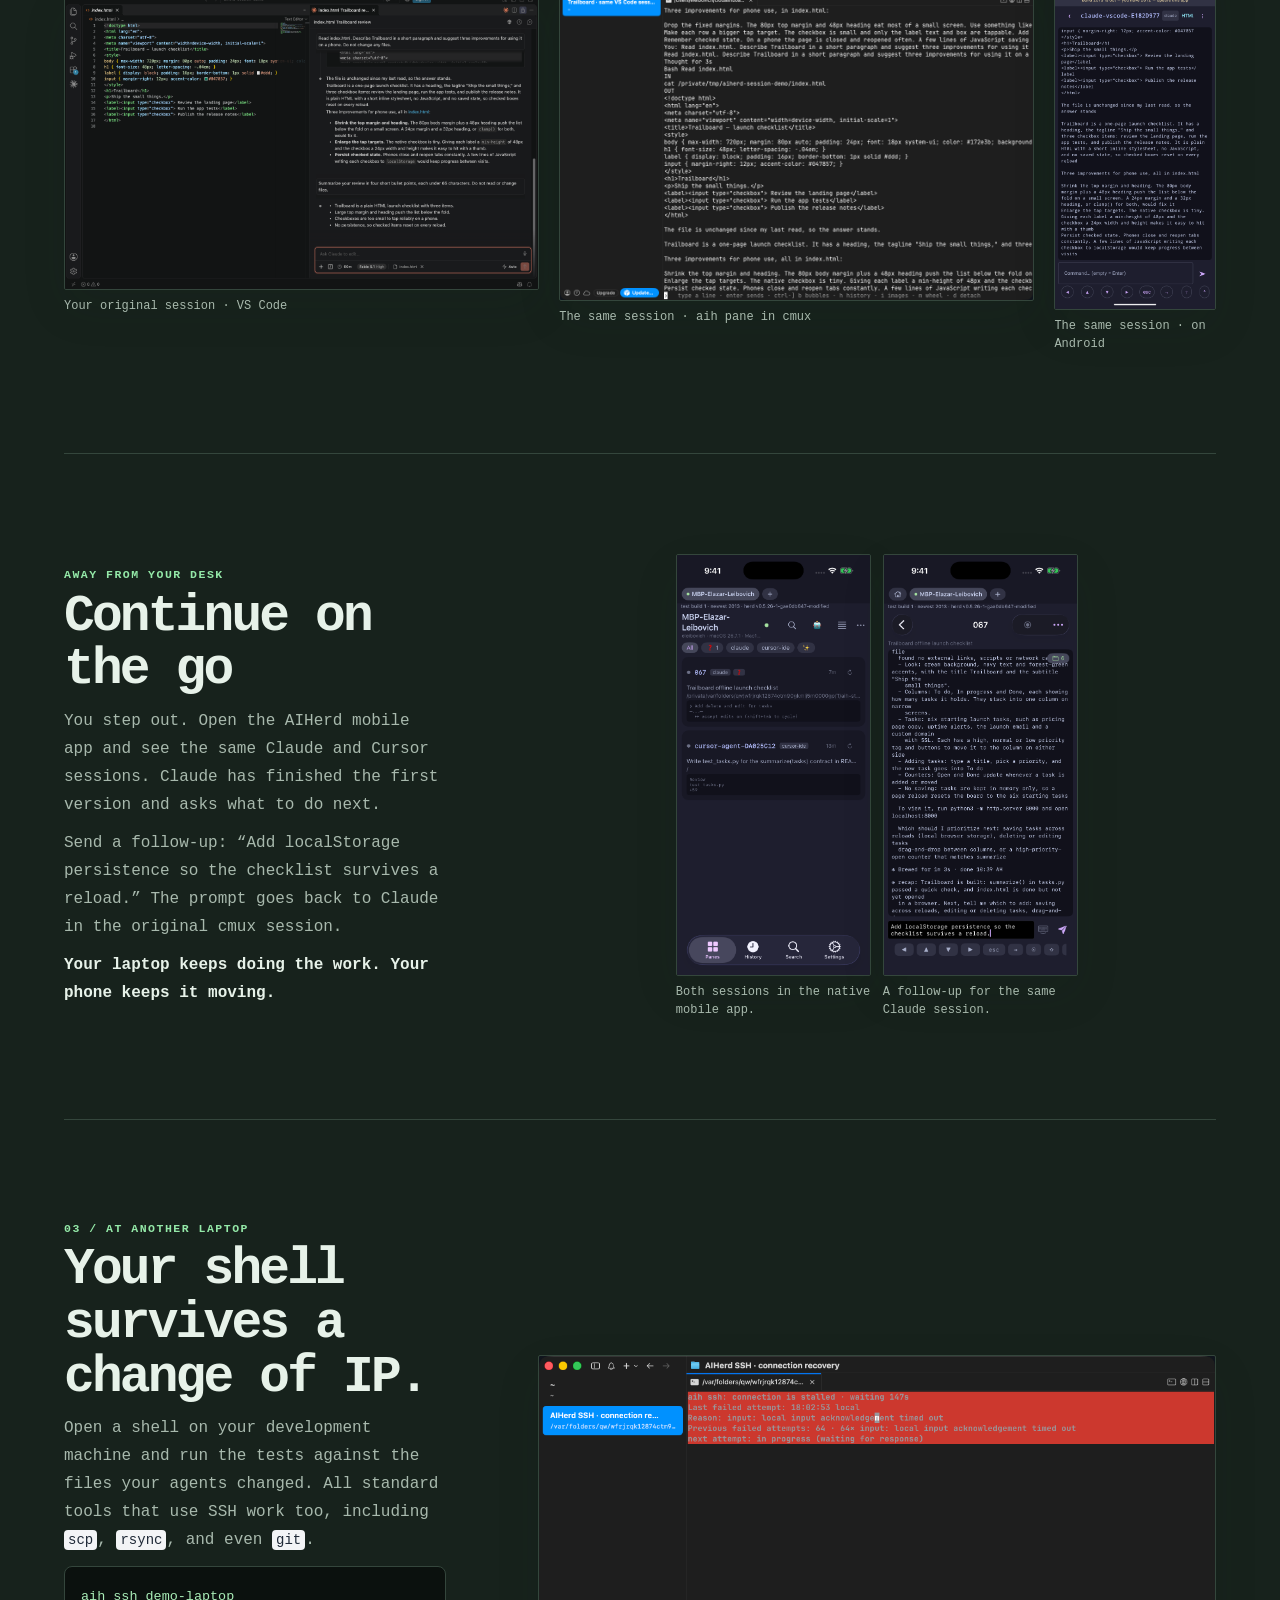
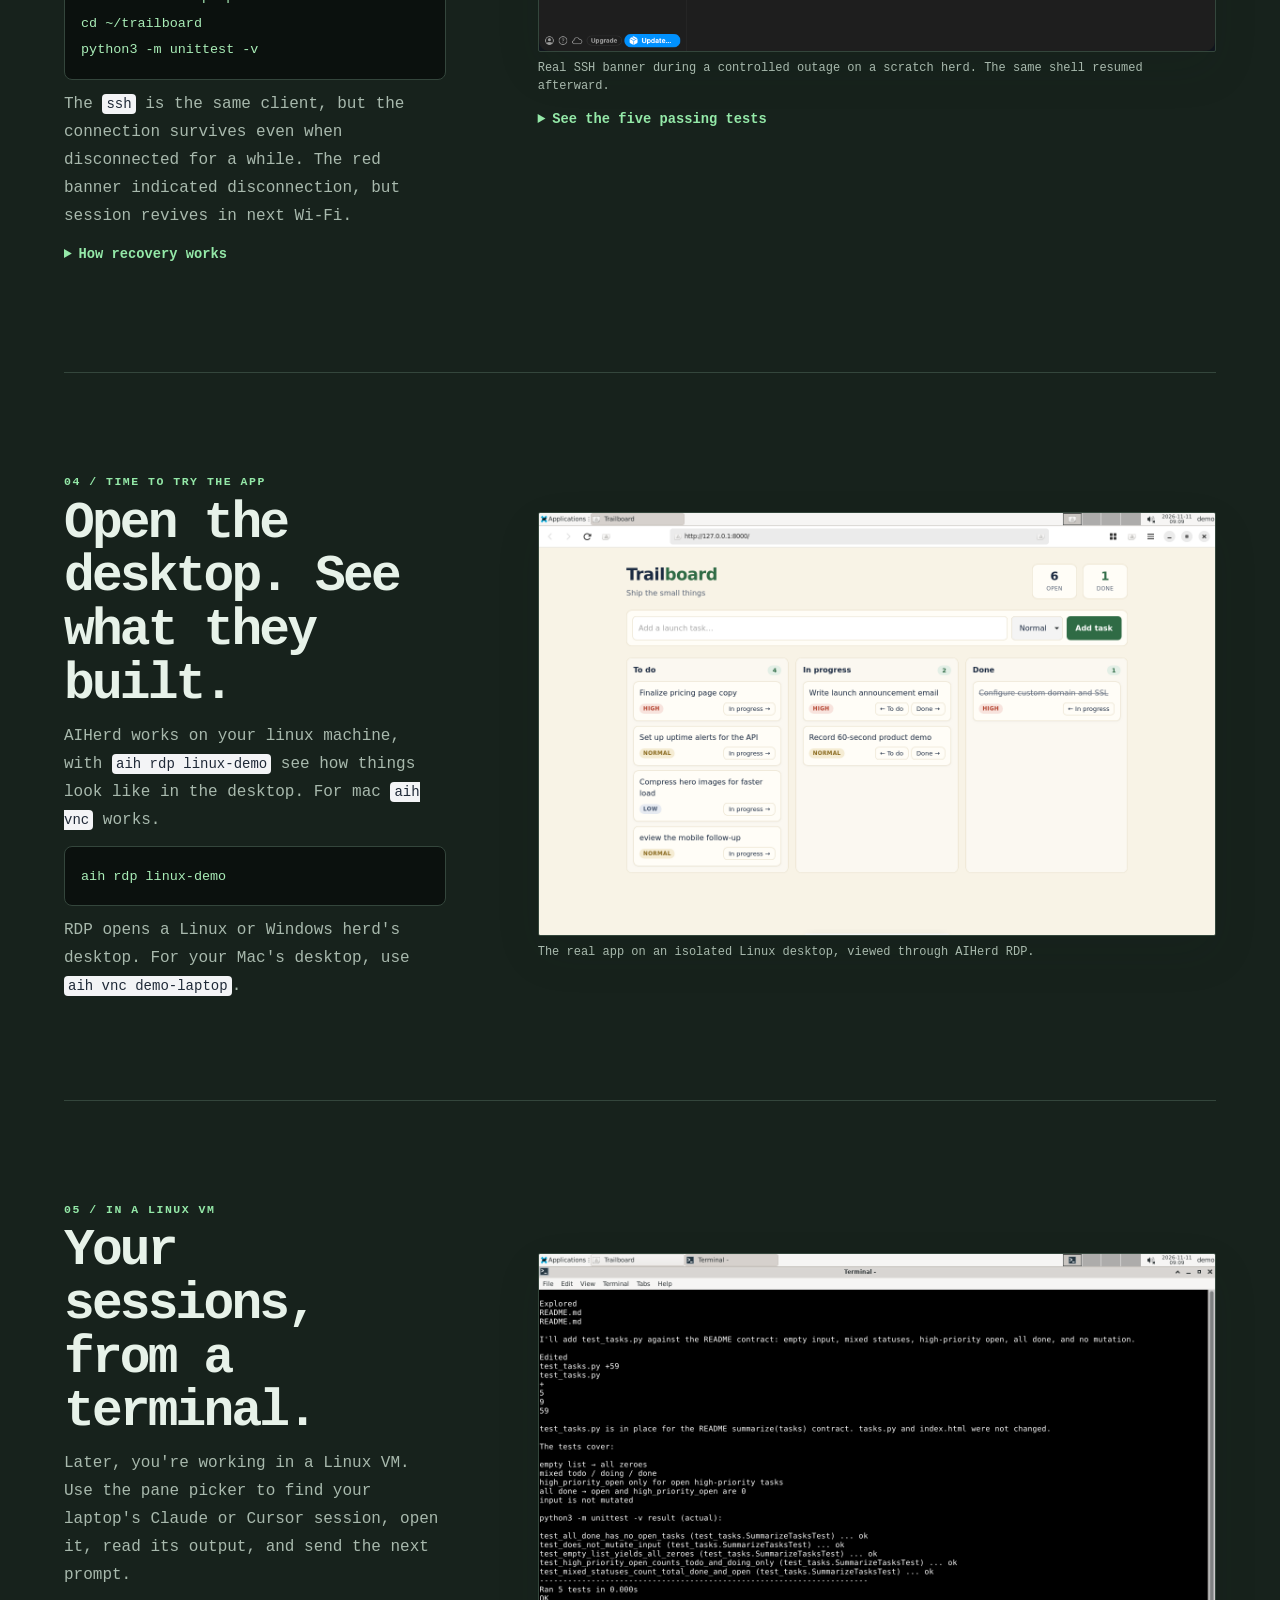
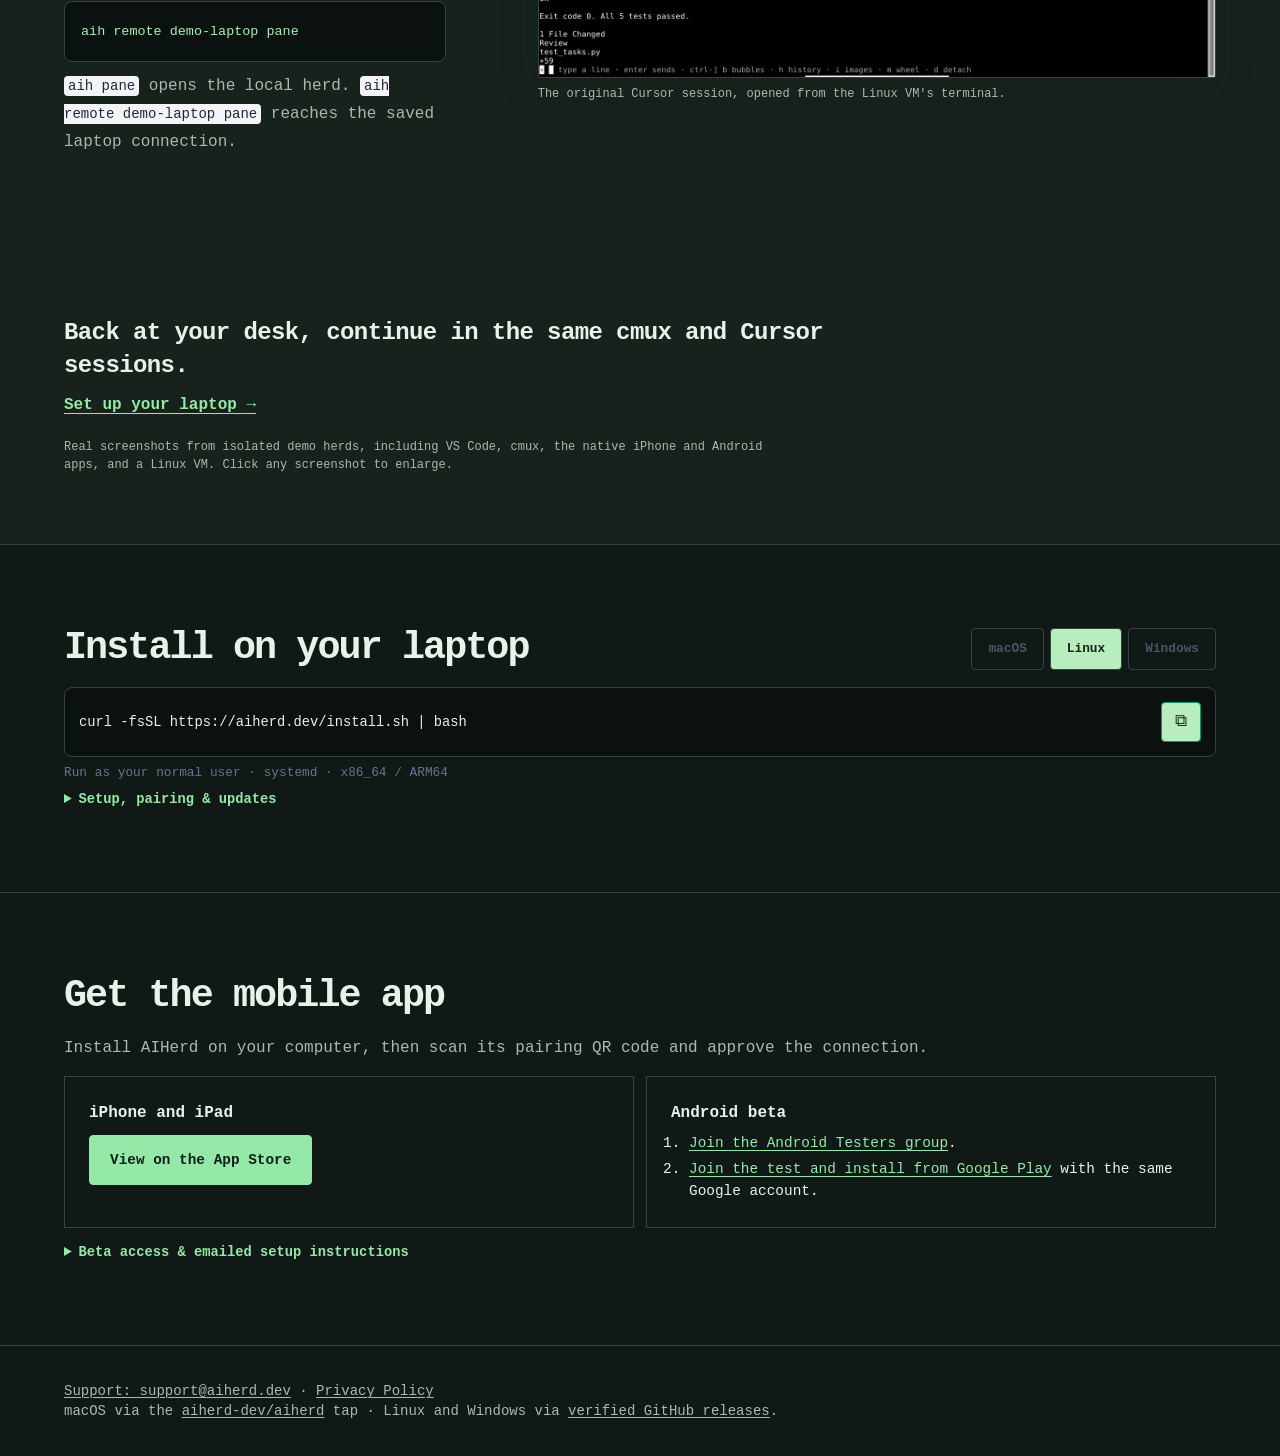
<file: design-options/console.html>
<!doctype html>
<html lang="en">
<head>
<meta charset="utf-8">
<title>AIHerd — Console design option</title>
<meta name="viewport" content="width=device-width, initial-scale=1">
<meta name="description" content="Access existing cmux, iTerm2, Cursor, and more from a Linux VM, another Mac, your iPhone, and more.">
<link rel="icon" href="../favicon.ico" sizes="any">
<link rel="icon" type="image/png" href="../img/icon.png">
<link rel="apple-touch-icon" href="../img/icon.png">
<link rel="stylesheet" href="../css/site.css?v=56f2ff1cd1cc">
<link rel="stylesheet" href="../css/features.css?v=eba691ff10f4">
<link rel="stylesheet" href="options.css">
</head>
<body class="option console">

<a class="option-back" href="index.html">← All design options</a>
<header class="sticky top-0 z-20 border-b border-gray-200 bg-white/90 backdrop-blur dark:border-gray-700 dark:bg-gray-900/90">
  <nav class="main-nav mx-auto flex max-w-screen-xl items-center justify-between px-4 py-3 lg:px-6">
    <a href="#top" class="flex items-center gap-2">
      <img src="../img/icon.png" class="h-8 w-8" alt="">
      <span class="text-xl font-semibold">AIHerd</span>
    </a>
    <div class="section-links">
      <a href="#install">Laptop setup</a>
      <a href="#story">Typical Use Case</a>
      <a href="#beta">Mobile apps</a>
    </div>
  </nav>
</header>

<main id="top">

<section class="hero" aria-labelledby="hero-heading">
  <div class="hero-copy">
    <p class="story-eyebrow">Your laptop. Wherever you are.</p>
    <h1 id="hero-heading">Access your laptop from your mobile</h1>
    <p>Access existing cmux, iTerm2, Cursor, and more from a Linux VM, another Mac, your iPhone, and more.</p>
    <div class="hero-actions">
      <a href="#install" class="primary-action">Install on your laptop</a>
      <a href="#beta" class="secondary-action">Get the mobile app</a>
    </div>
  </div>
  <div class="session-pair" aria-label="The same Claude session in cmux and on iPhone">
    <figure class="story-media session-desktop">
      <a href="../img/story/cmux-claude.png" target="_blank" rel="noopener" aria-label="Open the full cmux session screenshot"><img src="../img/story/cmux-claude.png" width="2360" height="1520" alt="Claude Code in cmux shows the Trailboard checklist session and its next prompt" fetchpriority="high"></a>
      <figcaption>Claude in cmux · on your laptop</figcaption>
    </figure>
    <figure class="story-media session-handset">
      <a href="../img/story/mobile-followup.png" target="_blank" rel="noopener" aria-label="Open the same Claude session on iPhone"><img src="../img/story/mobile-followup.png" width="1206" height="2622" alt="The same Trailboard Claude session on iPhone, ready for the next prompt"></a>
      <figcaption>The same pane · on iPhone</figcaption>
    </figure>
  </div>
</section>

<section id="story" class="story-section" aria-labelledby="story-heading">
  <div class="story-wrap">
    <article id="local-agents" class="session-section" aria-labelledby="story-heading">
      <div class="story-copy">
        <p class="story-eyebrow">One session. Every screen.</p>
        <h2 id="story-heading">Same session from anywhere</h2>
        <p>Keep your existing workflow. Open a session from another computer or your phone, see its output, and send the next prompt. The work carries on on your laptop.</p>
      </div>
      <div class="session-gallery">
        <figure class="story-media">
          <a href="../img/story/vscode-claude.png" target="_blank" rel="noopener" aria-label="Open the full VS Code Claude session screenshot"><img src="../img/story/vscode-claude.png" width="1440" height="900" alt="Claude reviews the Trailboard launch checklist in VS Code" loading="lazy"></a>
          <figcaption>Your original session · VS Code</figcaption>
        </figure>
        <figure class="story-media">
          <a href="../img/story/cmux-aih-pane.png" target="_blank" rel="noopener" aria-label="Open the same session in aih pane"><img src="../img/story/cmux-aih-pane.png" width="1100" height="740" alt="The same VS Code Claude review opened in a cmux terminal using aih pane" loading="lazy"></a>
          <figcaption>The same session · aih pane in cmux</figcaption>
        </figure>
        <figure class="story-media session-handset">
          <a href="../img/story/android-pane.png" target="_blank" rel="noopener" aria-label="Open the same VS Code session on Android"><img src="../img/story/android-pane.png" width="1080" height="2400" alt="AIHerd on Android displays the same Trailboard Claude review from VS Code" loading="lazy"></a>
          <figcaption>The same session · on Android</figcaption>
        </figure>
      </div>
    </article>

    <article id="remote-access" class="story-step story-mobile" aria-labelledby="phone-heading">
      <div class="story-copy">
        <p class="story-eyebrow">Away from your desk</p>
        <h3 id="phone-heading">Continue on the go</h3>
        <p>You step out. Open the AIHerd mobile app and see the same Claude and Cursor sessions. Claude has finished the first version and asks what to do next.</p>
        <p>Send a follow-up: “Add localStorage persistence so the checklist survives a reload.” The prompt goes back to Claude in the original cmux session.</p>
        <p class="story-outcome">Your laptop keeps doing the work. Your phone keeps it moving.</p>
      </div>
      <div class="story-phones">
        <figure class="story-media story-phone">
          <a href="../img/story/mobile-sessions.png" target="_blank" rel="noopener" aria-label="Open the full mobile session list"><img src="../img/story/mobile-sessions.png" width="1206" height="2622" alt="The native AIHerd iPhone app lists the original cmux Claude session and Cursor agent session from the isolated demo herd" loading="lazy"></a>
          <figcaption>Both sessions in the native mobile app.</figcaption>
        </figure>
        <figure class="story-media story-phone">
          <a href="../img/story/mobile-followup.png" target="_blank" rel="noopener" aria-label="Open the full mobile follow-up screenshot"><img src="../img/story/mobile-followup.png" width="1206" height="2622" alt="The native AIHerd iPhone app displays Claude's Trailboard session and the follow-up asking for saving across reloads" loading="lazy"></a>
          <figcaption>A follow-up for the same Claude session.</figcaption>
        </figure>
      </div>
    </article>

    <article class="story-step" aria-labelledby="ssh-heading">
      <div class="story-copy">
        <p class="story-eyebrow">03 / At another laptop</p>
        <h3 id="ssh-heading">Your shell survives a change of IP.</h3>
        <p>Open a shell on your development machine and run the tests against the files your agents changed. All standard tools that use SSH work too, including <code>scp</code>, <code>rsync</code>, and even <code>git</code>.</p>
        <pre class="story-command"><code>aih ssh demo-laptop
cd ~/trailboard
python3 -m unittest -v</code></pre>
        <p>The <code>ssh</code> is the same client, but the connection survives even when disconnected for a while. The red banner indicated disconnection, but session revives in next Wi-Fi.</p>
        <details class="story-extra"><summary>How recovery works</summary><p>The remote herd must keep running. The CLI reconnects to it and resumes the existing SSH session, without requiring a fixed client IP.</p></details>
      </div>
      <div class="ssh-media">
        <figure class="story-media">
          <a href="../img/story/ssh-reconnecting.png" target="_blank" rel="noopener" aria-label="Open the full SSH reconnecting banner screenshot"><img src="../img/story/ssh-reconnecting.png" width="2200" height="960" alt="Actual red aih ssh connection is stalled banner during an injected network outage, showing elapsed time and automatic retry status" loading="lazy"></a>
          <figcaption>Real SSH banner during a controlled outage on a scratch herd. The same shell resumed afterward.</figcaption>
        </figure>
        <details class="story-extra"><summary>See the five passing tests</summary>
      <figure class="story-media">
        <a href="../img/story/ssh-tests.png" target="_blank" rel="noopener" aria-label="Open the full SSH test screenshot"><img src="../img/story/ssh-tests.png" width="1440" height="900" alt="A separate Linux client connects to demo-laptop with aih ssh and runs all five Trailboard unit tests successfully" loading="lazy"></a>
        <figcaption>Actual test output over AIHerd SSH from a separate Linux client.</figcaption>
      </figure>
        </details>
      </div>
    </article>

    <article class="story-step" aria-labelledby="rdp-heading">
      <div class="story-copy">
        <p class="story-eyebrow">04 / Time to try the app</p>
        <h3 id="rdp-heading">Open the desktop. See what they built.</h3>
        <p>AIHerd works on your linux machine, with <code>aih rdp linux-demo</code> see how things look like in the desktop. For mac <code>aih vnc</code> works.</p>
        <pre class="story-command"><code>aih rdp linux-demo</code></pre>
        <p class="story-note">RDP opens a Linux or Windows herd's desktop. For your Mac's desktop, use <code>aih vnc demo-laptop</code>.</p>
      </div>
      <figure class="story-media">
        <a href="../img/story/rdp-app.png" target="_blank" rel="noopener" aria-label="Open the full RDP desktop screenshot"><img src="../img/story/rdp-app.png" width="1440" height="900" alt="A real Linux scratch VM desktop viewed through aih rdp, with the agent-built Trailboard checklist running in its browser" loading="lazy"></a>
        <figcaption>The real app on an isolated Linux desktop, viewed through AIHerd RDP.</figcaption>
      </figure>
    </article>

    <article class="story-step" aria-labelledby="pane-heading">
      <div class="story-copy">
        <p class="story-eyebrow">05 / In a Linux VM</p>
        <h3 id="pane-heading">Your sessions, from a terminal.</h3>
        <p>Later, you're working in a Linux VM. Use the pane picker to find your laptop's Claude or Cursor session, open it, read its output, and send the next prompt.</p>
        <pre class="story-command"><code>aih remote demo-laptop pane</code></pre>
        <p class="story-note"><code>aih pane</code> opens the local herd. <code>aih remote demo-laptop pane</code> reaches the saved laptop connection.</p>
      </div>
      <figure class="story-media">
        <a href="../img/story/linux-pane.png" target="_blank" rel="noopener" aria-label="Open the full Linux pane screenshot"><img src="../img/story/linux-pane.png" width="1440" height="900" alt="The original Cursor agent conversation is opened in a Linux VM terminal using aih remote demo-laptop pane, with live output and a command input line" loading="lazy"></a>
        <figcaption>The original Cursor session, opened from the Linux VM's terminal.</figcaption>
      </figure>
    </article>

    <div class="story-ending">
      <p>Back at your desk, continue in the same cmux and Cursor sessions.</p>
      <a href="#install">Set up your laptop <span aria-hidden="true">→</span></a>
    </div>
    <p class="story-provenance">Real screenshots from isolated demo herds, including VS Code, cmux, the native iPhone and Android apps, and a Linux VM. Click any screenshot to enlarge.</p>
  </div>
</section>




<section id="install" class="quick-install" aria-labelledby="laptop-setup-heading">
  <div class="compact-wrap">
    <div class="install-heading">
      <h2 id="laptop-setup-heading">Install on your laptop</h2>
      <div role="tablist" aria-label="Installation platform" class="install-tabs">
        <button id="mac-tab" type="button" role="tab" aria-controls="mac-install" aria-selected="true" tabindex="0" class="install-tab" data-platform="mac">macOS</button>
        <button id="linux-tab" type="button" role="tab" aria-controls="linux-install" aria-selected="false" tabindex="-1" class="install-tab" data-platform="linux">Linux</button>
        <button id="windows-tab" type="button" role="tab" aria-controls="windows-install" aria-selected="false" tabindex="-1" class="install-tab" data-platform="windows">Windows</button>
      </div>
    </div>
    <div id="mac-install" role="tabpanel" aria-labelledby="mac-tab">
      <div class="install-command">
        <pre><code id="install-cmd">brew install --cask aiherd-dev/aiherd/aiherd</code></pre>
        <button type="button" data-target="install-cmd" aria-label="Copy the macOS install command" title="Copy" class="copy-command">⧉</button>
      </div>
      <p class="install-requirements">Homebrew · macOS 14+ · Apple Silicon or Intel</p>
      <details class="install-details">
        <summary>Setup, pairing &amp; updates</summary>
        <div class="install-detail-copy">
          <p>Install <a href="https://brew.sh/">Homebrew</a> first if needed. Open AIHerd from Applications; it starts the herd automatically. Pair your phone using the app's herd connection menu.</p>
          <p>Update with <code>brew upgrade --cask aiherd</code>.</p>
          <p>Without Homebrew, download the signed macOS <code>.pkg</code> for Apple Silicon (aarch64) or Intel (x86_64) from <a href="https://github.com/aiherd-dev/homebrew-aiherd/releases/latest">the latest release</a>.</p>
        </div>
      </details>
    </div>
    <div id="linux-install" role="tabpanel" aria-labelledby="linux-tab" hidden>
      <div class="install-command">
        <pre><code id="linux-install-cmd">curl -fsSL https://aiherd.dev/install.sh | bash</code></pre>
        <button type="button" data-target="linux-install-cmd" aria-label="Copy the Linux install command" title="Copy" class="copy-command">⧉</button>
      </div>
      <p class="install-requirements">Run as your normal user · systemd · x86_64 / ARM64</p>
      <details class="install-details">
        <summary>Setup, pairing &amp; updates</summary>
        <div class="install-detail-copy">
          <p>The herd runs in the background with systemd, including after logout and reboot. The installer may ask for sudo to keep the service running after logout. Models download when first needed.</p>
          <p>Sign in to expose your herd. Open the printed sign-in URL on your phone or another computer.</p>
          <div class="install-command">
            <pre><code id="linux-login-cmd">export PATH="$HOME/.local/bin:$PATH"
aih login</code></pre>
            <button type="button" data-target="linux-login-cmd" aria-label="Copy the Linux login commands" title="Copy" class="copy-command">⧉</button>
          </div>
          <p>Add your mobile device, then scan the QR code or open the link and approve pairing in the terminal.</p>
          <div class="install-command">
            <pre><code id="linux-join-cmd">aih join</code></pre>
            <button type="button" data-target="linux-join-cmd" aria-label="Copy the mobile pairing command" title="Copy" class="copy-command">⧉</button>
          </div>
          <p>Run the install command again to upgrade. Check the service with <code>systemctl --user status aih.service</code>; read logs with <code>journalctl --user -u aih.service -f</code>.</p>
          <p><a href="../install.sh">Read the installer</a> · <a href="https://github.com/aiherd-dev/homebrew-aiherd/releases/latest">Release downloads</a></p>
        </div>
      </details>
    </div>
    <div id="windows-install" role="tabpanel" aria-labelledby="windows-tab" hidden>
      <div class="install-command">
        <pre><code id="windows-install-cmd">irm https://aiherd.dev/install.ps1 | iex</code></pre>
        <button type="button" data-target="windows-install-cmd" aria-label="Copy the Windows install command" title="Copy" class="copy-command">⧉</button>
      </div>
      <p class="install-requirements">PowerShell as Administrator · x64 Windows 10 1809+ / Server 2019+</p>
      <details class="install-details">
        <summary>Setup, pairing &amp; updates</summary>
        <div class="install-detail-copy">
          <p>The installer verifies the download checksum, installs into Program Files, and starts the service at boot. Run the install command again to upgrade.</p>
          <p>Keep PowerShell elevated to sign in and pair your phone. Complete browser sign-in, then scan the QR code and approve pairing in the terminal.</p>
          <div class="install-command">
            <pre><code id="windows-login-cmd">aih login
aih join</code></pre>
            <button type="button" data-target="windows-login-cmd" aria-label="Copy the Windows sign-in and pairing commands" title="Copy" class="copy-command">⧉</button>
          </div>
          <p>Open AIHerd from the Start menu using the account you installed with; no Administrator needed. Check the service with <code>Get-Service AIHerd</code>. Its terminals run as LocalService. RDP must already be enabled. Model summaries are not available on Windows.</p>
          <p><a href="../install.ps1">Read the installer</a> · <a href="https://github.com/aiherd-dev/homebrew-aiherd/releases/latest">Release downloads</a></p>
        </div>
      </details>
    </div>
  </div>
</section>


<section id="beta" class="mobile-setup" aria-labelledby="phone-setup-heading">
  <div class="compact-wrap">
    <h2 id="phone-setup-heading">Get the mobile app</h2>
    <p class="mobile-intro">Install AIHerd on your computer, then scan its pairing QR code and approve the connection.</p>
    <div class="download-cards">
      <div class="download-card">
        <h3>iPhone and iPad</h3>
        <a href="https://apps.apple.com/app/aiherd/id6802066737" class="primary-action">View on the App Store</a>
      </div>
      <div class="download-card">
        <h3>Android beta</h3>
        <ol><li><a href="https://groups.google.com/g/aiherd-android-testers/about">Join the Android Testers group</a>.</li><li><a href="https://play.google.com/apps/testing/dev.aiherd.app">Join the test and install from Google Play</a> with the same Google account.</li></ol>
      </div>
    </div>
      <p id="beta-thanks" hidden
         class="mt-6 rounded-lg border border-primary-600 bg-primary-50 px-4 py-3 text-primary-900 dark:border-primary-500/60 dark:bg-primary-500/10 dark:text-primary-200">
        You're on the list — check your inbox for installation instructions. If you don't see them, check your spam folder.
      </p>
    <details class="signup-details">
      <summary>Beta access &amp; emailed setup instructions</summary>
      <form id="beta-form" action="https://subscribe.aiherd.dev/" method="POST" class="mt-6 space-y-3">
        <input type="checkbox" name="_honeypot" style="display:none" tabindex="-1" autocomplete="off">
        <div>
          <label for="beta-platform" class="block text-sm font-medium">Phone type</label>
          <select id="beta-platform" name="platform" required
                  class="mt-1 w-full rounded-lg border border-gray-300 bg-white px-3 py-2 focus:border-primary-600 focus:outline-none focus:ring-2 focus:ring-primary-400 dark:border-gray-600 dark:bg-gray-800">
            <option value="" disabled selected>Choose your phone</option>
            <option value="android">Android</option>
            <option value="iphone">iPhone</option>
          </select>
        </div>
        <div>
          <label for="beta-email" class="block text-sm font-medium">Email</label>
          <input id="beta-email" name="email" type="email" required autocomplete="email" placeholder="you@example.com"
                 class="mt-1 w-full rounded-lg border border-gray-300 bg-white px-3 py-2 focus:border-primary-600 focus:outline-none focus:ring-2 focus:ring-primary-400 dark:border-gray-600 dark:bg-gray-800">
        </div>
        <div>
          <label for="beta-phone" class="block text-sm font-medium">Phone number</label>
          <input id="beta-phone" name="phone" type="tel" required autocomplete="tel" placeholder="+1 555 0100"
                 class="mt-1 w-full rounded-lg border border-gray-300 bg-white px-3 py-2 focus:border-primary-600 focus:outline-none focus:ring-2 focus:ring-primary-400 dark:border-gray-600 dark:bg-gray-800">
        </div>
        <button type="submit"
                class="w-full rounded-lg bg-primary-600 px-5 py-2.5 font-medium text-white hover:bg-primary-700 focus:outline-none focus:ring-2 focus:ring-primary-400">
          Join the beta
        </button>
        <p class="text-sm text-gray-500 dark:text-gray-400">Used only for beta access and installation instructions.</p>
      </form>
    </details>
  </div>
</section>

</main>

<footer class="border-t border-gray-200 dark:border-gray-700">
  <div class="prose-block mx-auto max-w-screen-xl px-4 py-8 text-sm text-gray-500 lg:px-6 dark:text-gray-400">
    <a href="mailto:support@aiherd.dev">Support: support@aiherd.dev</a> · <a href="/privacy.html">Privacy Policy</a><br>
    macOS via the <a href="https://github.com/aiherd-dev/homebrew-aiherd">aiherd-dev/aiherd</a> tap · Linux and Windows via <a href="https://github.com/aiherd-dev/homebrew-aiherd/releases">verified GitHub releases</a>.
  </div>
</footer>

<script>
  // The signup endpoint 303s back here with ?subscribed=1. Swap the form for a
  // thank-you rather than leaving the visitor on a bare form they just filled.
  if (new URLSearchParams(location.search).has("subscribed")) {
    document.getElementById("beta-form").hidden = true;
    document.getElementById("beta-thanks").hidden = false;
  }

  const tabs = [...document.querySelectorAll('[role="tab"][data-platform]')];
  function selectPlatform(platform, focus = false) {
    tabs.forEach((tab) => {
      const selected = tab.dataset.platform === platform;
      tab.setAttribute("aria-selected", String(selected));
      tab.tabIndex = selected ? 0 : -1;
      document.getElementById(tab.getAttribute("aria-controls")).hidden = !selected;
      if (selected && focus) tab.focus();
    });
  }
  tabs.forEach((tab, index) => {
    tab.addEventListener("click", () => selectPlatform(tab.dataset.platform));
    tab.addEventListener("keydown", (event) => {
      let next;
      if (event.key === "ArrowRight") next = (index + 1) % tabs.length;
      if (event.key === "ArrowLeft") next = (index + tabs.length - 1) % tabs.length;
      if (event.key === "Home") next = 0;
      if (event.key === "End") next = tabs.length - 1;
      if (next !== undefined) {
        event.preventDefault();
        selectPlatform(tabs[next].dataset.platform, true);
      }
    });
  });
  function detectPlatform() {
    const userAgent = navigator.userAgent || navigator.platform || "";
    if (/Windows|Win32|Win64/i.test(userAgent)) return "windows";
    if (/Linux/i.test(userAgent) && !/Android/i.test(userAgent)) return "linux";
    return "mac";
  }
  const requestedPlatform = new URLSearchParams(location.search).get("platform");
  selectPlatform(["mac", "linux", "windows"].includes(requestedPlatform) ? requestedPlatform : detectPlatform());

  // navigator.clipboard needs a secure context, so it's absent over plain http
  // (someone serving these docs locally). Fall back to a throwaway textarea +
  // execCommand, which still works everywhere that matters.
  document.querySelectorAll("button[data-target]").forEach((btn) => {
    // Remember the glyph the markup shipped with, so the reset below restores it
    // rather than a string duplicated in here.
    const idle = btn.textContent;
    btn.addEventListener("click", async () => {
      const text = document.getElementById(btn.dataset.target).textContent;
      try {
        if (navigator.clipboard?.writeText) {
          await navigator.clipboard.writeText(text);
        } else {
          const ta = document.createElement("textarea");
          ta.value = text;
          ta.style.position = "fixed";
          ta.style.opacity = "0";
          document.body.appendChild(ta);
          ta.select();
          document.execCommand("copy");
          ta.remove();
        }
        btn.textContent = "✓";
      } catch {
        // Don't claim success we didn't get — leave the text selectable.
        btn.textContent = "⌘C";
      }
      setTimeout(() => { btn.textContent = idle; }, 1600);
    });
  });
</script>

</body>
</html>
</file>
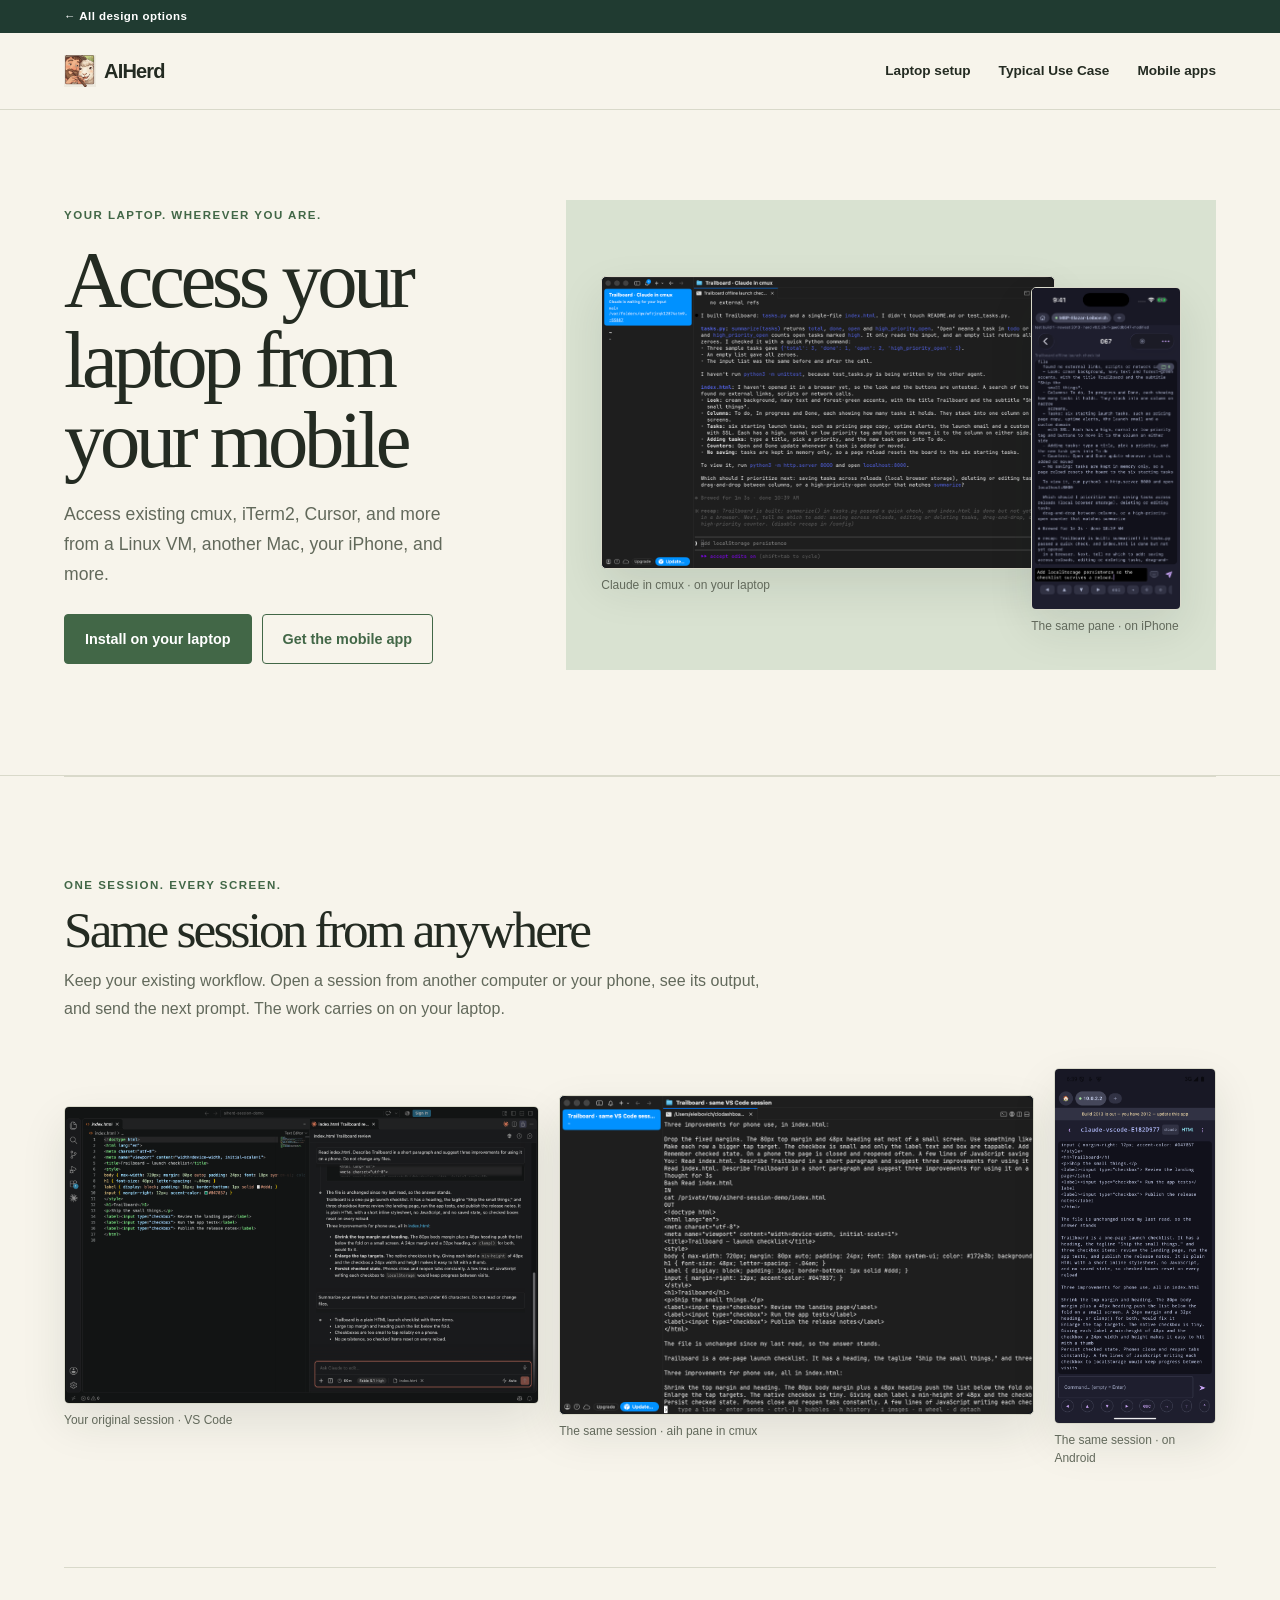
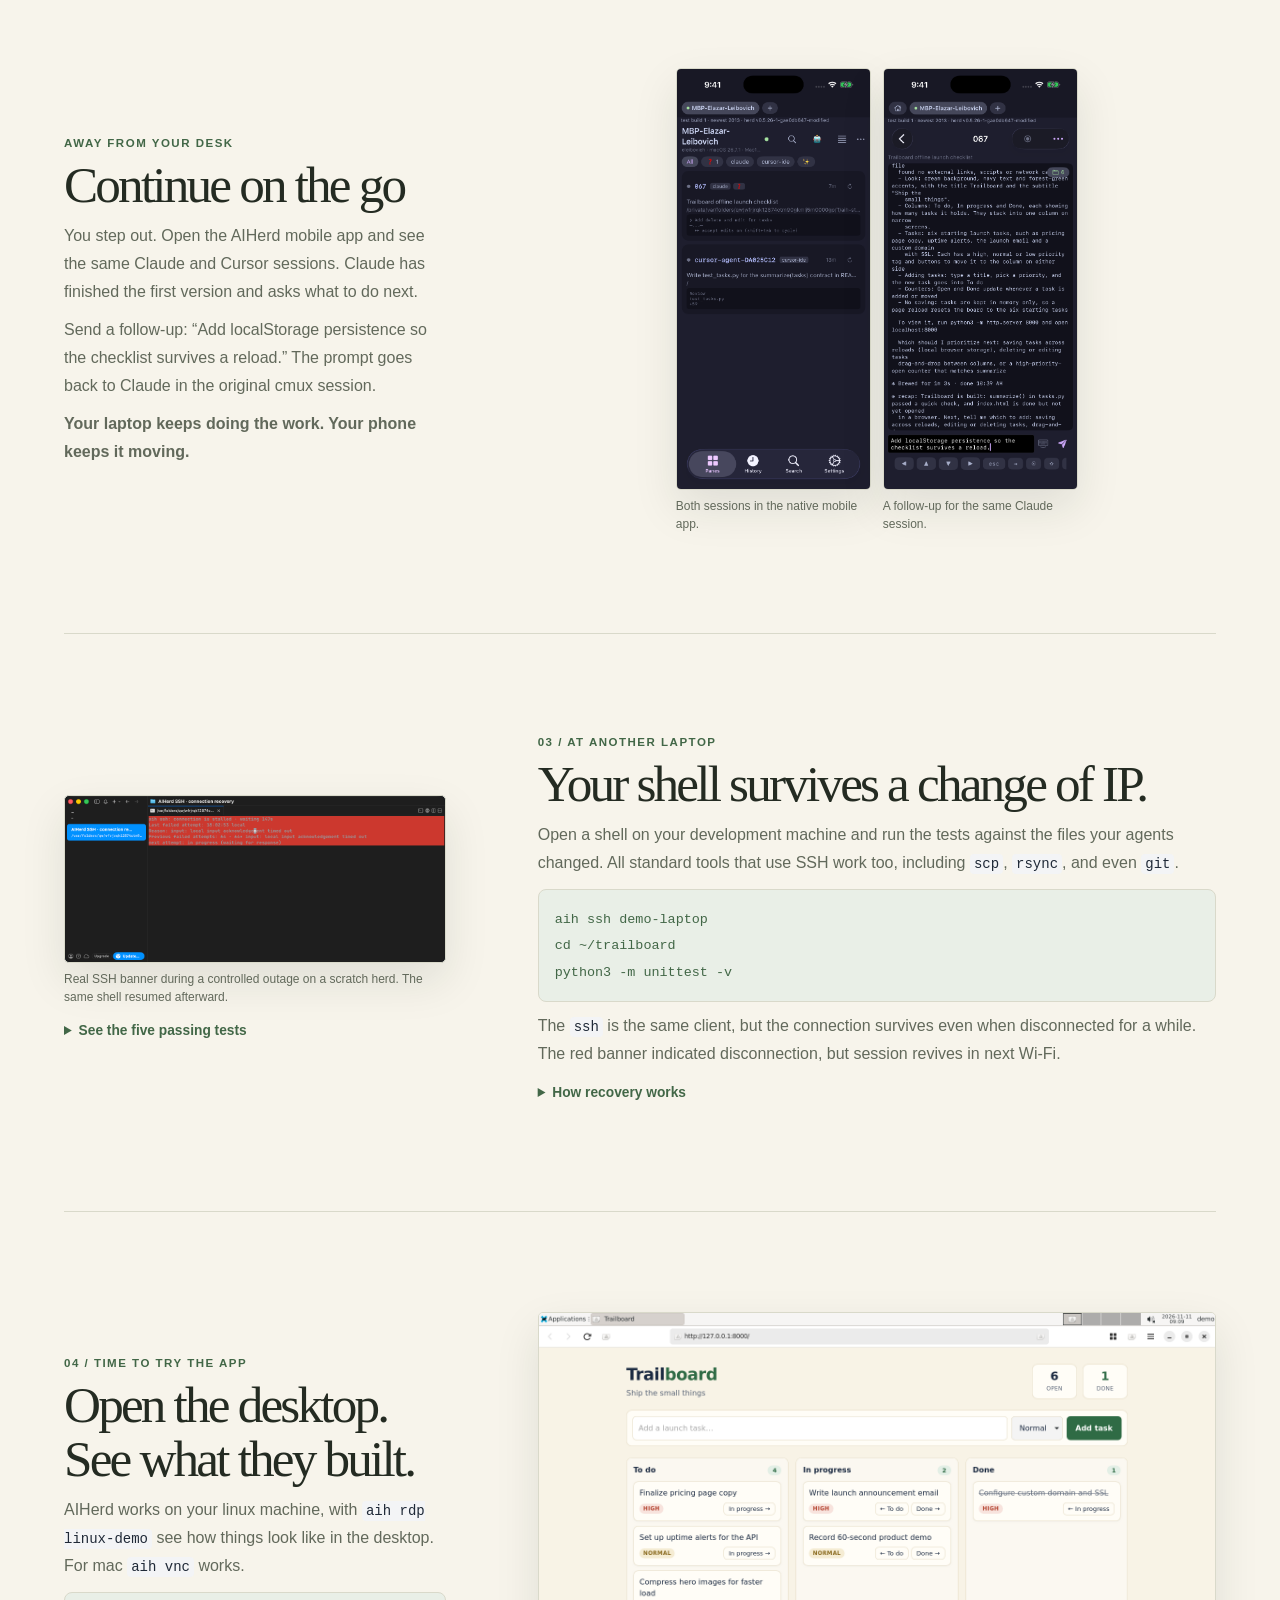
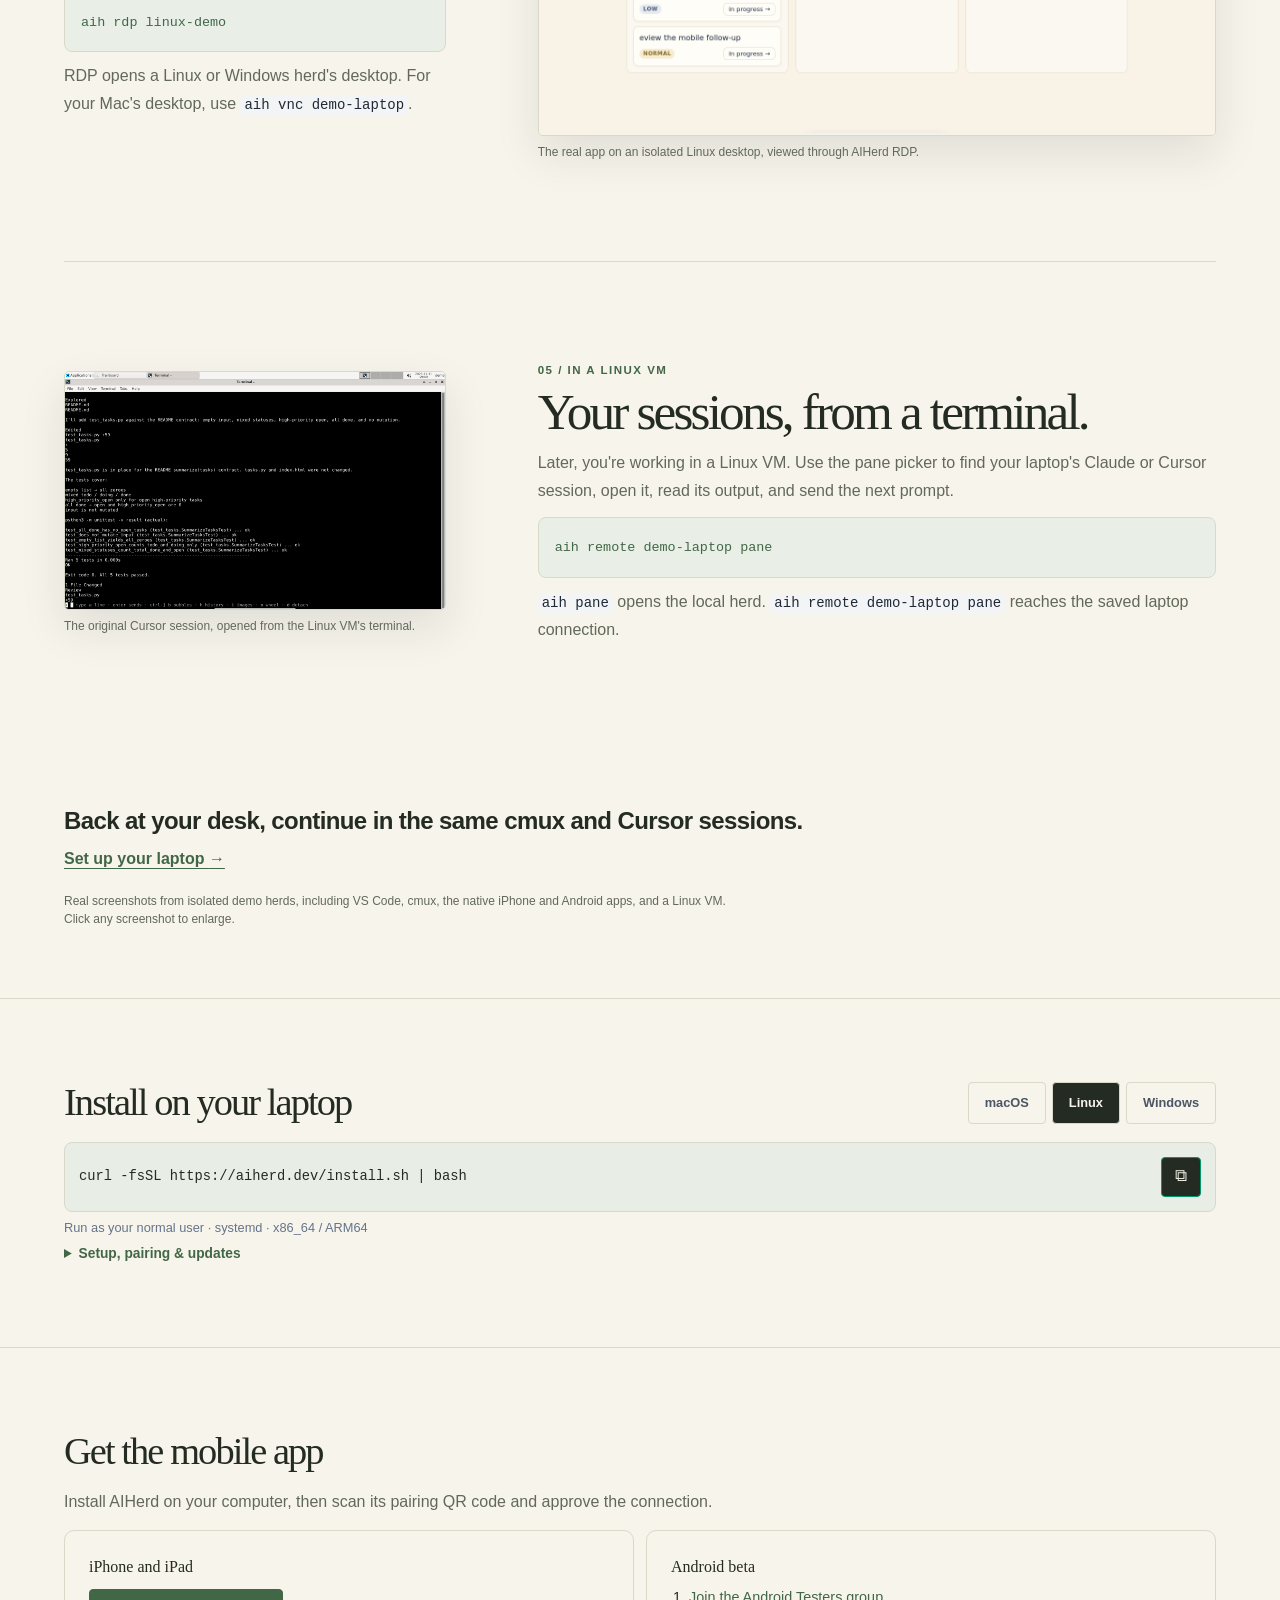
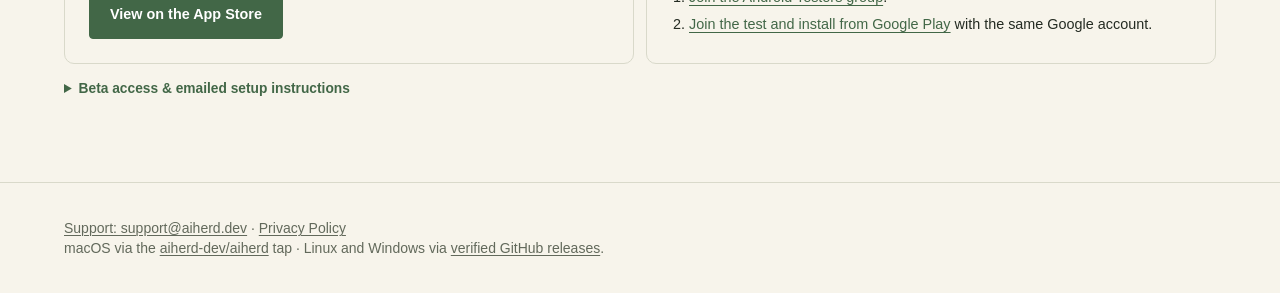
<file: design-options/fieldnotes.html>
<!doctype html>
<html lang="en">
<head>
<meta charset="utf-8">
<title>AIHerd — Fieldnotes design option</title>
<meta name="viewport" content="width=device-width, initial-scale=1">
<meta name="description" content="Access existing cmux, iTerm2, Cursor, and more from a Linux VM, another Mac, your iPhone, and more.">
<link rel="icon" href="../favicon.ico" sizes="any">
<link rel="icon" type="image/png" href="../img/icon.png">
<link rel="apple-touch-icon" href="../img/icon.png">
<link rel="stylesheet" href="../css/site.css?v=56f2ff1cd1cc">
<link rel="stylesheet" href="../css/features.css?v=eba691ff10f4">
<link rel="stylesheet" href="options.css">
</head>
<body class="option fieldnotes">

<a class="option-back" href="index.html">← All design options</a>
<header class="sticky top-0 z-20 border-b border-gray-200 bg-white/90 backdrop-blur dark:border-gray-700 dark:bg-gray-900/90">
  <nav class="main-nav mx-auto flex max-w-screen-xl items-center justify-between px-4 py-3 lg:px-6">
    <a href="#top" class="flex items-center gap-2">
      <img src="../img/icon.png" class="h-8 w-8" alt="">
      <span class="text-xl font-semibold">AIHerd</span>
    </a>
    <div class="section-links">
      <a href="#install">Laptop setup</a>
      <a href="#story">Typical Use Case</a>
      <a href="#beta">Mobile apps</a>
    </div>
  </nav>
</header>

<main id="top">

<section class="hero" aria-labelledby="hero-heading">
  <div class="hero-copy">
    <p class="story-eyebrow">Your laptop. Wherever you are.</p>
    <h1 id="hero-heading">Access your laptop from your mobile</h1>
    <p>Access existing cmux, iTerm2, Cursor, and more from a Linux VM, another Mac, your iPhone, and more.</p>
    <div class="hero-actions">
      <a href="#install" class="primary-action">Install on your laptop</a>
      <a href="#beta" class="secondary-action">Get the mobile app</a>
    </div>
  </div>
  <div class="session-pair" aria-label="The same Claude session in cmux and on iPhone">
    <figure class="story-media session-desktop">
      <a href="../img/story/cmux-claude.png" target="_blank" rel="noopener" aria-label="Open the full cmux session screenshot"><img src="../img/story/cmux-claude.png" width="2360" height="1520" alt="Claude Code in cmux shows the Trailboard checklist session and its next prompt" fetchpriority="high"></a>
      <figcaption>Claude in cmux · on your laptop</figcaption>
    </figure>
    <figure class="story-media session-handset">
      <a href="../img/story/mobile-followup.png" target="_blank" rel="noopener" aria-label="Open the same Claude session on iPhone"><img src="../img/story/mobile-followup.png" width="1206" height="2622" alt="The same Trailboard Claude session on iPhone, ready for the next prompt"></a>
      <figcaption>The same pane · on iPhone</figcaption>
    </figure>
  </div>
</section>

<section id="story" class="story-section" aria-labelledby="story-heading">
  <div class="story-wrap">
    <article id="local-agents" class="session-section" aria-labelledby="story-heading">
      <div class="story-copy">
        <p class="story-eyebrow">One session. Every screen.</p>
        <h2 id="story-heading">Same session from anywhere</h2>
        <p>Keep your existing workflow. Open a session from another computer or your phone, see its output, and send the next prompt. The work carries on on your laptop.</p>
      </div>
      <div class="session-gallery">
        <figure class="story-media">
          <a href="../img/story/vscode-claude.png" target="_blank" rel="noopener" aria-label="Open the full VS Code Claude session screenshot"><img src="../img/story/vscode-claude.png" width="1440" height="900" alt="Claude reviews the Trailboard launch checklist in VS Code" loading="lazy"></a>
          <figcaption>Your original session · VS Code</figcaption>
        </figure>
        <figure class="story-media">
          <a href="../img/story/cmux-aih-pane.png" target="_blank" rel="noopener" aria-label="Open the same session in aih pane"><img src="../img/story/cmux-aih-pane.png" width="1100" height="740" alt="The same VS Code Claude review opened in a cmux terminal using aih pane" loading="lazy"></a>
          <figcaption>The same session · aih pane in cmux</figcaption>
        </figure>
        <figure class="story-media session-handset">
          <a href="../img/story/android-pane.png" target="_blank" rel="noopener" aria-label="Open the same VS Code session on Android"><img src="../img/story/android-pane.png" width="1080" height="2400" alt="AIHerd on Android displays the same Trailboard Claude review from VS Code" loading="lazy"></a>
          <figcaption>The same session · on Android</figcaption>
        </figure>
      </div>
    </article>

    <article id="remote-access" class="story-step story-mobile" aria-labelledby="phone-heading">
      <div class="story-copy">
        <p class="story-eyebrow">Away from your desk</p>
        <h3 id="phone-heading">Continue on the go</h3>
        <p>You step out. Open the AIHerd mobile app and see the same Claude and Cursor sessions. Claude has finished the first version and asks what to do next.</p>
        <p>Send a follow-up: “Add localStorage persistence so the checklist survives a reload.” The prompt goes back to Claude in the original cmux session.</p>
        <p class="story-outcome">Your laptop keeps doing the work. Your phone keeps it moving.</p>
      </div>
      <div class="story-phones">
        <figure class="story-media story-phone">
          <a href="../img/story/mobile-sessions.png" target="_blank" rel="noopener" aria-label="Open the full mobile session list"><img src="../img/story/mobile-sessions.png" width="1206" height="2622" alt="The native AIHerd iPhone app lists the original cmux Claude session and Cursor agent session from the isolated demo herd" loading="lazy"></a>
          <figcaption>Both sessions in the native mobile app.</figcaption>
        </figure>
        <figure class="story-media story-phone">
          <a href="../img/story/mobile-followup.png" target="_blank" rel="noopener" aria-label="Open the full mobile follow-up screenshot"><img src="../img/story/mobile-followup.png" width="1206" height="2622" alt="The native AIHerd iPhone app displays Claude's Trailboard session and the follow-up asking for saving across reloads" loading="lazy"></a>
          <figcaption>A follow-up for the same Claude session.</figcaption>
        </figure>
      </div>
    </article>

    <article class="story-step" aria-labelledby="ssh-heading">
      <div class="story-copy">
        <p class="story-eyebrow">03 / At another laptop</p>
        <h3 id="ssh-heading">Your shell survives a change of IP.</h3>
        <p>Open a shell on your development machine and run the tests against the files your agents changed. All standard tools that use SSH work too, including <code>scp</code>, <code>rsync</code>, and even <code>git</code>.</p>
        <pre class="story-command"><code>aih ssh demo-laptop
cd ~/trailboard
python3 -m unittest -v</code></pre>
        <p>The <code>ssh</code> is the same client, but the connection survives even when disconnected for a while. The red banner indicated disconnection, but session revives in next Wi-Fi.</p>
        <details class="story-extra"><summary>How recovery works</summary><p>The remote herd must keep running. The CLI reconnects to it and resumes the existing SSH session, without requiring a fixed client IP.</p></details>
      </div>
      <div class="ssh-media">
        <figure class="story-media">
          <a href="../img/story/ssh-reconnecting.png" target="_blank" rel="noopener" aria-label="Open the full SSH reconnecting banner screenshot"><img src="../img/story/ssh-reconnecting.png" width="2200" height="960" alt="Actual red aih ssh connection is stalled banner during an injected network outage, showing elapsed time and automatic retry status" loading="lazy"></a>
          <figcaption>Real SSH banner during a controlled outage on a scratch herd. The same shell resumed afterward.</figcaption>
        </figure>
        <details class="story-extra"><summary>See the five passing tests</summary>
      <figure class="story-media">
        <a href="../img/story/ssh-tests.png" target="_blank" rel="noopener" aria-label="Open the full SSH test screenshot"><img src="../img/story/ssh-tests.png" width="1440" height="900" alt="A separate Linux client connects to demo-laptop with aih ssh and runs all five Trailboard unit tests successfully" loading="lazy"></a>
        <figcaption>Actual test output over AIHerd SSH from a separate Linux client.</figcaption>
      </figure>
        </details>
      </div>
    </article>

    <article class="story-step" aria-labelledby="rdp-heading">
      <div class="story-copy">
        <p class="story-eyebrow">04 / Time to try the app</p>
        <h3 id="rdp-heading">Open the desktop. See what they built.</h3>
        <p>AIHerd works on your linux machine, with <code>aih rdp linux-demo</code> see how things look like in the desktop. For mac <code>aih vnc</code> works.</p>
        <pre class="story-command"><code>aih rdp linux-demo</code></pre>
        <p class="story-note">RDP opens a Linux or Windows herd's desktop. For your Mac's desktop, use <code>aih vnc demo-laptop</code>.</p>
      </div>
      <figure class="story-media">
        <a href="../img/story/rdp-app.png" target="_blank" rel="noopener" aria-label="Open the full RDP desktop screenshot"><img src="../img/story/rdp-app.png" width="1440" height="900" alt="A real Linux scratch VM desktop viewed through aih rdp, with the agent-built Trailboard checklist running in its browser" loading="lazy"></a>
        <figcaption>The real app on an isolated Linux desktop, viewed through AIHerd RDP.</figcaption>
      </figure>
    </article>

    <article class="story-step" aria-labelledby="pane-heading">
      <div class="story-copy">
        <p class="story-eyebrow">05 / In a Linux VM</p>
        <h3 id="pane-heading">Your sessions, from a terminal.</h3>
        <p>Later, you're working in a Linux VM. Use the pane picker to find your laptop's Claude or Cursor session, open it, read its output, and send the next prompt.</p>
        <pre class="story-command"><code>aih remote demo-laptop pane</code></pre>
        <p class="story-note"><code>aih pane</code> opens the local herd. <code>aih remote demo-laptop pane</code> reaches the saved laptop connection.</p>
      </div>
      <figure class="story-media">
        <a href="../img/story/linux-pane.png" target="_blank" rel="noopener" aria-label="Open the full Linux pane screenshot"><img src="../img/story/linux-pane.png" width="1440" height="900" alt="The original Cursor agent conversation is opened in a Linux VM terminal using aih remote demo-laptop pane, with live output and a command input line" loading="lazy"></a>
        <figcaption>The original Cursor session, opened from the Linux VM's terminal.</figcaption>
      </figure>
    </article>

    <div class="story-ending">
      <p>Back at your desk, continue in the same cmux and Cursor sessions.</p>
      <a href="#install">Set up your laptop <span aria-hidden="true">→</span></a>
    </div>
    <p class="story-provenance">Real screenshots from isolated demo herds, including VS Code, cmux, the native iPhone and Android apps, and a Linux VM. Click any screenshot to enlarge.</p>
  </div>
</section>




<section id="install" class="quick-install" aria-labelledby="laptop-setup-heading">
  <div class="compact-wrap">
    <div class="install-heading">
      <h2 id="laptop-setup-heading">Install on your laptop</h2>
      <div role="tablist" aria-label="Installation platform" class="install-tabs">
        <button id="mac-tab" type="button" role="tab" aria-controls="mac-install" aria-selected="true" tabindex="0" class="install-tab" data-platform="mac">macOS</button>
        <button id="linux-tab" type="button" role="tab" aria-controls="linux-install" aria-selected="false" tabindex="-1" class="install-tab" data-platform="linux">Linux</button>
        <button id="windows-tab" type="button" role="tab" aria-controls="windows-install" aria-selected="false" tabindex="-1" class="install-tab" data-platform="windows">Windows</button>
      </div>
    </div>
    <div id="mac-install" role="tabpanel" aria-labelledby="mac-tab">
      <div class="install-command">
        <pre><code id="install-cmd">brew install --cask aiherd-dev/aiherd/aiherd</code></pre>
        <button type="button" data-target="install-cmd" aria-label="Copy the macOS install command" title="Copy" class="copy-command">⧉</button>
      </div>
      <p class="install-requirements">Homebrew · macOS 14+ · Apple Silicon or Intel</p>
      <details class="install-details">
        <summary>Setup, pairing &amp; updates</summary>
        <div class="install-detail-copy">
          <p>Install <a href="https://brew.sh/">Homebrew</a> first if needed. Open AIHerd from Applications; it starts the herd automatically. Pair your phone using the app's herd connection menu.</p>
          <p>Update with <code>brew upgrade --cask aiherd</code>.</p>
          <p>Without Homebrew, download the signed macOS <code>.pkg</code> for Apple Silicon (aarch64) or Intel (x86_64) from <a href="https://github.com/aiherd-dev/homebrew-aiherd/releases/latest">the latest release</a>.</p>
        </div>
      </details>
    </div>
    <div id="linux-install" role="tabpanel" aria-labelledby="linux-tab" hidden>
      <div class="install-command">
        <pre><code id="linux-install-cmd">curl -fsSL https://aiherd.dev/install.sh | bash</code></pre>
        <button type="button" data-target="linux-install-cmd" aria-label="Copy the Linux install command" title="Copy" class="copy-command">⧉</button>
      </div>
      <p class="install-requirements">Run as your normal user · systemd · x86_64 / ARM64</p>
      <details class="install-details">
        <summary>Setup, pairing &amp; updates</summary>
        <div class="install-detail-copy">
          <p>The herd runs in the background with systemd, including after logout and reboot. The installer may ask for sudo to keep the service running after logout. Models download when first needed.</p>
          <p>Sign in to expose your herd. Open the printed sign-in URL on your phone or another computer.</p>
          <div class="install-command">
            <pre><code id="linux-login-cmd">export PATH="$HOME/.local/bin:$PATH"
aih login</code></pre>
            <button type="button" data-target="linux-login-cmd" aria-label="Copy the Linux login commands" title="Copy" class="copy-command">⧉</button>
          </div>
          <p>Add your mobile device, then scan the QR code or open the link and approve pairing in the terminal.</p>
          <div class="install-command">
            <pre><code id="linux-join-cmd">aih join</code></pre>
            <button type="button" data-target="linux-join-cmd" aria-label="Copy the mobile pairing command" title="Copy" class="copy-command">⧉</button>
          </div>
          <p>Run the install command again to upgrade. Check the service with <code>systemctl --user status aih.service</code>; read logs with <code>journalctl --user -u aih.service -f</code>.</p>
          <p><a href="../install.sh">Read the installer</a> · <a href="https://github.com/aiherd-dev/homebrew-aiherd/releases/latest">Release downloads</a></p>
        </div>
      </details>
    </div>
    <div id="windows-install" role="tabpanel" aria-labelledby="windows-tab" hidden>
      <div class="install-command">
        <pre><code id="windows-install-cmd">irm https://aiherd.dev/install.ps1 | iex</code></pre>
        <button type="button" data-target="windows-install-cmd" aria-label="Copy the Windows install command" title="Copy" class="copy-command">⧉</button>
      </div>
      <p class="install-requirements">PowerShell as Administrator · x64 Windows 10 1809+ / Server 2019+</p>
      <details class="install-details">
        <summary>Setup, pairing &amp; updates</summary>
        <div class="install-detail-copy">
          <p>The installer verifies the download checksum, installs into Program Files, and starts the service at boot. Run the install command again to upgrade.</p>
          <p>Keep PowerShell elevated to sign in and pair your phone. Complete browser sign-in, then scan the QR code and approve pairing in the terminal.</p>
          <div class="install-command">
            <pre><code id="windows-login-cmd">aih login
aih join</code></pre>
            <button type="button" data-target="windows-login-cmd" aria-label="Copy the Windows sign-in and pairing commands" title="Copy" class="copy-command">⧉</button>
          </div>
          <p>Open AIHerd from the Start menu using the account you installed with; no Administrator needed. Check the service with <code>Get-Service AIHerd</code>. Its terminals run as LocalService. RDP must already be enabled. Model summaries are not available on Windows.</p>
          <p><a href="../install.ps1">Read the installer</a> · <a href="https://github.com/aiherd-dev/homebrew-aiherd/releases/latest">Release downloads</a></p>
        </div>
      </details>
    </div>
  </div>
</section>


<section id="beta" class="mobile-setup" aria-labelledby="phone-setup-heading">
  <div class="compact-wrap">
    <h2 id="phone-setup-heading">Get the mobile app</h2>
    <p class="mobile-intro">Install AIHerd on your computer, then scan its pairing QR code and approve the connection.</p>
    <div class="download-cards">
      <div class="download-card">
        <h3>iPhone and iPad</h3>
        <a href="https://apps.apple.com/app/aiherd/id6802066737" class="primary-action">View on the App Store</a>
      </div>
      <div class="download-card">
        <h3>Android beta</h3>
        <ol><li><a href="https://groups.google.com/g/aiherd-android-testers/about">Join the Android Testers group</a>.</li><li><a href="https://play.google.com/apps/testing/dev.aiherd.app">Join the test and install from Google Play</a> with the same Google account.</li></ol>
      </div>
    </div>
      <p id="beta-thanks" hidden
         class="mt-6 rounded-lg border border-primary-600 bg-primary-50 px-4 py-3 text-primary-900 dark:border-primary-500/60 dark:bg-primary-500/10 dark:text-primary-200">
        You're on the list — check your inbox for installation instructions. If you don't see them, check your spam folder.
      </p>
    <details class="signup-details">
      <summary>Beta access &amp; emailed setup instructions</summary>
      <form id="beta-form" action="https://subscribe.aiherd.dev/" method="POST" class="mt-6 space-y-3">
        <input type="checkbox" name="_honeypot" style="display:none" tabindex="-1" autocomplete="off">
        <div>
          <label for="beta-platform" class="block text-sm font-medium">Phone type</label>
          <select id="beta-platform" name="platform" required
                  class="mt-1 w-full rounded-lg border border-gray-300 bg-white px-3 py-2 focus:border-primary-600 focus:outline-none focus:ring-2 focus:ring-primary-400 dark:border-gray-600 dark:bg-gray-800">
            <option value="" disabled selected>Choose your phone</option>
            <option value="android">Android</option>
            <option value="iphone">iPhone</option>
          </select>
        </div>
        <div>
          <label for="beta-email" class="block text-sm font-medium">Email</label>
          <input id="beta-email" name="email" type="email" required autocomplete="email" placeholder="you@example.com"
                 class="mt-1 w-full rounded-lg border border-gray-300 bg-white px-3 py-2 focus:border-primary-600 focus:outline-none focus:ring-2 focus:ring-primary-400 dark:border-gray-600 dark:bg-gray-800">
        </div>
        <div>
          <label for="beta-phone" class="block text-sm font-medium">Phone number</label>
          <input id="beta-phone" name="phone" type="tel" required autocomplete="tel" placeholder="+1 555 0100"
                 class="mt-1 w-full rounded-lg border border-gray-300 bg-white px-3 py-2 focus:border-primary-600 focus:outline-none focus:ring-2 focus:ring-primary-400 dark:border-gray-600 dark:bg-gray-800">
        </div>
        <button type="submit"
                class="w-full rounded-lg bg-primary-600 px-5 py-2.5 font-medium text-white hover:bg-primary-700 focus:outline-none focus:ring-2 focus:ring-primary-400">
          Join the beta
        </button>
        <p class="text-sm text-gray-500 dark:text-gray-400">Used only for beta access and installation instructions.</p>
      </form>
    </details>
  </div>
</section>

</main>

<footer class="border-t border-gray-200 dark:border-gray-700">
  <div class="prose-block mx-auto max-w-screen-xl px-4 py-8 text-sm text-gray-500 lg:px-6 dark:text-gray-400">
    <a href="mailto:support@aiherd.dev">Support: support@aiherd.dev</a> · <a href="/privacy.html">Privacy Policy</a><br>
    macOS via the <a href="https://github.com/aiherd-dev/homebrew-aiherd">aiherd-dev/aiherd</a> tap · Linux and Windows via <a href="https://github.com/aiherd-dev/homebrew-aiherd/releases">verified GitHub releases</a>.
  </div>
</footer>

<script>
  // The signup endpoint 303s back here with ?subscribed=1. Swap the form for a
  // thank-you rather than leaving the visitor on a bare form they just filled.
  if (new URLSearchParams(location.search).has("subscribed")) {
    document.getElementById("beta-form").hidden = true;
    document.getElementById("beta-thanks").hidden = false;
  }

  const tabs = [...document.querySelectorAll('[role="tab"][data-platform]')];
  function selectPlatform(platform, focus = false) {
    tabs.forEach((tab) => {
      const selected = tab.dataset.platform === platform;
      tab.setAttribute("aria-selected", String(selected));
      tab.tabIndex = selected ? 0 : -1;
      document.getElementById(tab.getAttribute("aria-controls")).hidden = !selected;
      if (selected && focus) tab.focus();
    });
  }
  tabs.forEach((tab, index) => {
    tab.addEventListener("click", () => selectPlatform(tab.dataset.platform));
    tab.addEventListener("keydown", (event) => {
      let next;
      if (event.key === "ArrowRight") next = (index + 1) % tabs.length;
      if (event.key === "ArrowLeft") next = (index + tabs.length - 1) % tabs.length;
      if (event.key === "Home") next = 0;
      if (event.key === "End") next = tabs.length - 1;
      if (next !== undefined) {
        event.preventDefault();
        selectPlatform(tabs[next].dataset.platform, true);
      }
    });
  });
  function detectPlatform() {
    const userAgent = navigator.userAgent || navigator.platform || "";
    if (/Windows|Win32|Win64/i.test(userAgent)) return "windows";
    if (/Linux/i.test(userAgent) && !/Android/i.test(userAgent)) return "linux";
    return "mac";
  }
  const requestedPlatform = new URLSearchParams(location.search).get("platform");
  selectPlatform(["mac", "linux", "windows"].includes(requestedPlatform) ? requestedPlatform : detectPlatform());

  // navigator.clipboard needs a secure context, so it's absent over plain http
  // (someone serving these docs locally). Fall back to a throwaway textarea +
  // execCommand, which still works everywhere that matters.
  document.querySelectorAll("button[data-target]").forEach((btn) => {
    // Remember the glyph the markup shipped with, so the reset below restores it
    // rather than a string duplicated in here.
    const idle = btn.textContent;
    btn.addEventListener("click", async () => {
      const text = document.getElementById(btn.dataset.target).textContent;
      try {
        if (navigator.clipboard?.writeText) {
          await navigator.clipboard.writeText(text);
        } else {
          const ta = document.createElement("textarea");
          ta.value = text;
          ta.style.position = "fixed";
          ta.style.opacity = "0";
          document.body.appendChild(ta);
          ta.select();
          document.execCommand("copy");
          ta.remove();
        }
        btn.textContent = "✓";
      } catch {
        // Don't claim success we didn't get — leave the text selectable.
        btn.textContent = "⌘C";
      }
      setTimeout(() => { btn.textContent = idle; }, 1600);
    });
  });
</script>

</body>
</html>
</file>
<file: css/access.css>
:root{color-scheme:light;--ink:#1b2541;--muted:#56617b;--accent:#415cd9;--line:#dce1ee;font-family:Arial,sans-serif;color:var(--ink);background:#fff}*{box-sizing:border-box}body{margin:0}a{color:inherit;text-decoration:none}a:hover{text-decoration:underline}a:focus-visible,summary:focus-visible,video:focus-visible{outline:3px solid var(--accent);outline-offset:5px}header{border-bottom:1px solid var(--line)}nav,footer{max-width:1440px;margin:auto;padding:22px 5%;display:flex;align-items:center;justify-content:space-between;gap:24px}.brand{display:flex;align-items:center;gap:9px;font-size:1.25rem;font-weight:800;letter-spacing:-.04em}nav>div,footer>div{display:flex;gap:28px;font-size:.85rem}.hero{padding:90px 7% 64px;background:#e9edff}.eyebrow{text-transform:uppercase;font-size:.72rem;line-height:1.6;letter-spacing:.13em;font-weight:700;color:var(--accent);margin:0 0 22px}h1,h2,h3,p{margin-top:0}h1{font-size:clamp(3.5rem,7.5vw,7rem);line-height:.98;letter-spacing:-.065em;margin-bottom:30px;max-width:1100px}p{font-size:1rem;line-height:1.75;color:var(--muted)}.lead{max-width:660px;font-size:1.2rem}.actions{display:flex;gap:30px;align-items:center;margin-top:30px;font-size:.9rem;font-weight:600}.button{display:inline-flex;justify-content:center;align-items:center;gap:32px;background:var(--accent);color:#fff;border-radius:99px;padding:16px 24px;font-weight:600;font-size:.9rem}.route{margin-top:65px;display:flex;flex-wrap:wrap;align-items:center;gap:18px;font: .8rem ui-monospace,SFMono-Regular,Menlo,monospace}.route code{background:#fff;padding:10px 16px;border:1px solid #c8d0f3;border-radius:6px}.route>span:nth-child(even){color:var(--accent)}.demo{padding:85px 7%;scroll-margin-top:20px}.pane-demo{background:#fff}.ssh-demo{background:#17213d;color:#f2f4ff}.section-intro{max-width:800px;margin-bottom:38px}h2{font-size:clamp(2.4rem,4.6vw,4.5rem);line-height:1.03;letter-spacing:-.055em;margin-bottom:24px}.section-intro>p:last-child{max-width:700px}figure{margin:0}video{display:block;width:100%;height:auto;aspect-ratio:1100/850;max-height:800px;background:#1e1e1e;border:1px solid var(--line);border-radius:12px;box-shadow:0 24px 55px -25px #12234a55}figcaption{margin-top:16px;color:var(--muted);font-size:.78rem;line-height:1.6}.details-grid{display:grid;grid-template-columns:1fr 1fr;gap:8%;margin-top:45px}h3{font-size:1.2rem;letter-spacing:-.02em;margin-bottom:15px}pre{overflow:auto;background:#f1f3ff;border:1px solid var(--line);padding:18px;border-radius:8px;font-size:.9rem;line-height:1.5}code,kbd{font-family:ui-monospace,SFMono-Regular,Menlo,monospace;font-size:.88em}p code{overflow-wrap:anywhere}kbd{display:inline-block;border:1px solid #b9c3da;border-radius:4px;padding:0 5px;margin:0 2px;line-height:1.6}details{border-top:1px solid var(--line);margin-top:24px;padding-top:20px;font-size:.85rem}summary{cursor:pointer}details p{margin:16px 0 0;max-width:900px;font-size:.9rem}.ssh-demo p,.ssh-demo figcaption{color:#c3cce4}.ssh-demo .eyebrow{color:#a7b7ff}.ssh-demo pre{background:#0c1327;border-color:#455076}.ssh-demo video,.ssh-demo details{border-color:#455076}.closing{padding:80px 7%;background:#e9f6ee}.closing p{max-width:650px}.closing h2{font-size:clamp(2.4rem,4.5vw,4rem)}footer{padding-top:35px;padding-bottom:35px;color:var(--muted);border-top:1px solid var(--line)}@media(min-width:1600px){.hero,.demo,.closing{padding-left:max(7%,calc((100vw - 1376px)/2));padding-right:max(7%,calc((100vw - 1376px)/2))}}@media(max-width:650px){nav,footer{padding-left:5%;padding-right:5%;gap:16px}nav>div{gap:14px;font-size:.72rem}nav>div>a:first-child{display:none}.hero{padding:58px 5% 40px}h1{font-size:3.6rem}.lead{font-size:1.05rem}.route{margin-top:45px;gap:10px;font-size:.68rem}.route code{padding:8px}.demo,.closing{padding:58px 5%}.details-grid{grid-template-columns:1fr;gap:20px;margin-top:32px}.actions{gap:20px}.button{gap:20px;padding:14px 20px}video{border-radius:7px}h2{font-size:2.6rem}footer>div{gap:18px}}
nav>div{flex-wrap:wrap;justify-content:flex-end}.bubbles-demo{background:#f2f4ff}.clients-demo{background:#fff}.listener-grid{align-items:start}.client-card{background:#f1f3ff;border:1px solid var(--line);border-radius:12px;padding:28px}.client-card table{width:100%;border-collapse:collapse;margin:20px 0;font-size:.9rem;line-height:1.6;text-align:left}.client-card caption{text-align:left;color:var(--muted);font-size:.75rem;margin-bottom:10px}.client-card th,.client-card td{padding:12px 0;border-bottom:1px solid var(--line);vertical-align:top}.client-card th{width:36%;padding-right:15px}.client-card td{overflow-wrap:anywhere}.client-card a{text-decoration:underline;color:var(--accent)}@media(max-width:650px){nav{align-items:flex-start}nav>div{max-width:230px;gap:8px 14px}.client-card{padding:20px}.client-card table{font-size:.82rem}}
</file>
<file: css/site.css>
*,:after,:before{--tw-border-spacing-x:0;--tw-border-spacing-y:0;--tw-translate-x:0;--tw-translate-y:0;--tw-rotate:0;--tw-skew-x:0;--tw-skew-y:0;--tw-scale-x:1;--tw-scale-y:1;--tw-pan-x: ;--tw-pan-y: ;--tw-pinch-zoom: ;--tw-scroll-snap-strictness:proximity;--tw-gradient-from-position: ;--tw-gradient-via-position: ;--tw-gradient-to-position: ;--tw-ordinal: ;--tw-slashed-zero: ;--tw-numeric-figure: ;--tw-numeric-spacing: ;--tw-numeric-fraction: ;--tw-ring-inset: ;--tw-ring-offset-width:0px;--tw-ring-offset-color:#fff;--tw-ring-color:rgba(59,130,246,.5);--tw-ring-offset-shadow:0 0 #0000;--tw-ring-shadow:0 0 #0000;--tw-shadow:0 0 #0000;--tw-shadow-colored:0 0 #0000;--tw-blur: ;--tw-brightness: ;--tw-contrast: ;--tw-grayscale: ;--tw-hue-rotate: ;--tw-invert: ;--tw-saturate: ;--tw-sepia: ;--tw-drop-shadow: ;--tw-backdrop-blur: ;--tw-backdrop-brightness: ;--tw-backdrop-contrast: ;--tw-backdrop-grayscale: ;--tw-backdrop-hue-rotate: ;--tw-backdrop-invert: ;--tw-backdrop-opacity: ;--tw-backdrop-saturate: ;--tw-backdrop-sepia: ;--tw-contain-size: ;--tw-contain-layout: ;--tw-contain-paint: ;--tw-contain-style: }::backdrop{--tw-border-spacing-x:0;--tw-border-spacing-y:0;--tw-translate-x:0;--tw-translate-y:0;--tw-rotate:0;--tw-skew-x:0;--tw-skew-y:0;--tw-scale-x:1;--tw-scale-y:1;--tw-pan-x: ;--tw-pan-y: ;--tw-pinch-zoom: ;--tw-scroll-snap-strictness:proximity;--tw-gradient-from-position: ;--tw-gradient-via-position: ;--tw-gradient-to-position: ;--tw-ordinal: ;--tw-slashed-zero: ;--tw-numeric-figure: ;--tw-numeric-spacing: ;--tw-numeric-fraction: ;--tw-ring-inset: ;--tw-ring-offset-width:0px;--tw-ring-offset-color:#fff;--tw-ring-color:rgba(59,130,246,.5);--tw-ring-offset-shadow:0 0 #0000;--tw-ring-shadow:0 0 #0000;--tw-shadow:0 0 #0000;--tw-shadow-colored:0 0 #0000;--tw-blur: ;--tw-brightness: ;--tw-contrast: ;--tw-grayscale: ;--tw-hue-rotate: ;--tw-invert: ;--tw-saturate: ;--tw-sepia: ;--tw-drop-shadow: ;--tw-backdrop-blur: ;--tw-backdrop-brightness: ;--tw-backdrop-contrast: ;--tw-backdrop-grayscale: ;--tw-backdrop-hue-rotate: ;--tw-backdrop-invert: ;--tw-backdrop-opacity: ;--tw-backdrop-saturate: ;--tw-backdrop-sepia: ;--tw-contain-size: ;--tw-contain-layout: ;--tw-contain-paint: ;--tw-contain-style: }
/*! tailwindcss v3.4.19 | MIT License | https://tailwindcss.com*/*,:after,:before{box-sizing:border-box;border:0 solid #e5e7eb}:after,:before{--tw-content:""}:host,html{line-height:1.5;-webkit-text-size-adjust:100%;-moz-tab-size:4;-o-tab-size:4;tab-size:4;font-family:ui-sans-serif,system-ui,sans-serif,Apple Color Emoji,Segoe UI Emoji,Segoe UI Symbol,Noto Color Emoji;font-feature-settings:normal;font-variation-settings:normal;-webkit-tap-highlight-color:transparent}body{margin:0;line-height:inherit}hr{height:0;color:inherit;border-top-width:1px}abbr:where([title]){-webkit-text-decoration:underline dotted;text-decoration:underline dotted}h1,h2,h3,h4,h5,h6{font-size:inherit;font-weight:inherit}a{color:inherit;text-decoration:inherit}b,strong{font-weight:bolder}code,kbd,pre,samp{font-family:ui-monospace,SFMono-Regular,Menlo,Monaco,Consolas,Liberation Mono,Courier New,monospace;font-feature-settings:normal;font-variation-settings:normal;font-size:1em}small{font-size:80%}sub,sup{font-size:75%;line-height:0;position:relative;vertical-align:baseline}sub{bottom:-.25em}sup{top:-.5em}table{text-indent:0;border-color:inherit;border-collapse:collapse}button,input,optgroup,select,textarea{font-family:inherit;font-feature-settings:inherit;font-variation-settings:inherit;font-size:100%;font-weight:inherit;line-height:inherit;letter-spacing:inherit;color:inherit;margin:0;padding:0}button,select{text-transform:none}button,input:where([type=button]),input:where([type=reset]),input:where([type=submit]){-webkit-appearance:button;background-color:transparent;background-image:none}:-moz-focusring{outline:auto}:-moz-ui-invalid{box-shadow:none}progress{vertical-align:baseline}::-webkit-inner-spin-button,::-webkit-outer-spin-button{height:auto}[type=search]{-webkit-appearance:textfield;outline-offset:-2px}::-webkit-search-decoration{-webkit-appearance:none}::-webkit-file-upload-button{-webkit-appearance:button;font:inherit}summary{display:list-item}blockquote,dd,dl,figure,h1,h2,h3,h4,h5,h6,hr,p,pre{margin:0}fieldset{margin:0}fieldset,legend{padding:0}menu,ol,ul{list-style:none;margin:0;padding:0}dialog{padding:0}textarea{resize:vertical}input::-moz-placeholder,textarea::-moz-placeholder{opacity:1;color:#9ca3af}input::placeholder,textarea::placeholder{opacity:1;color:#9ca3af}[role=button],button{cursor:pointer}:disabled{cursor:default}audio,canvas,embed,iframe,img,object,svg,video{display:block;vertical-align:middle}img,video{max-width:100%;height:auto}[hidden]:where(:not([hidden=until-found])){display:none}code{border-radius:.25rem;--tw-bg-opacity:1;background-color:rgb(243 244 246/var(--tw-bg-opacity,1));padding:.125rem .25rem;font-family:ui-monospace,SFMono-Regular,Menlo,Monaco,Consolas,Liberation Mono,Courier New,monospace;font-size:.875em;--tw-text-opacity:1;color:rgb(31 41 55/var(--tw-text-opacity,1))}@media (prefers-color-scheme:dark){code{--tw-bg-opacity:1;background-color:rgb(31 41 55/var(--tw-bg-opacity,1));--tw-text-opacity:1;color:rgb(229 231 235/var(--tw-text-opacity,1))}}.prose-block a{font-weight:500;--tw-text-opacity:1;color:rgb(4 120 87/var(--tw-text-opacity,1));text-decoration-line:underline;text-decoration-thickness:1px;text-underline-offset:2px}@media (prefers-color-scheme:dark){.prose-block a{--tw-text-opacity:1;color:rgb(52 211 153/var(--tw-text-opacity,1))}}.install-tab{border-radius:.5rem;border-width:1px;--tw-border-opacity:1;border-color:rgb(209 213 219/var(--tw-border-opacity,1));padding:.5rem 1.25rem;font-size:.875rem;line-height:1.25rem;font-weight:600;--tw-text-opacity:1;color:rgb(75 85 99/var(--tw-text-opacity,1))}.install-tab:hover{--tw-bg-opacity:1;background-color:rgb(243 244 246/var(--tw-bg-opacity,1))}.install-tab:focus{outline:2px solid transparent;outline-offset:2px;--tw-ring-offset-shadow:var(--tw-ring-inset) 0 0 0 var(--tw-ring-offset-width) var(--tw-ring-offset-color);--tw-ring-shadow:var(--tw-ring-inset) 0 0 0 calc(2px + var(--tw-ring-offset-width)) var(--tw-ring-color);box-shadow:var(--tw-ring-offset-shadow),var(--tw-ring-shadow),var(--tw-shadow,0 0 #0000);--tw-ring-opacity:1;--tw-ring-color:rgb(52 211 153/var(--tw-ring-opacity,1))}@media (prefers-color-scheme:dark){.install-tab{--tw-border-opacity:1;border-color:rgb(75 85 99/var(--tw-border-opacity,1));--tw-text-opacity:1;color:rgb(209 213 219/var(--tw-text-opacity,1))}.install-tab:hover{--tw-bg-opacity:1;background-color:rgb(31 41 55/var(--tw-bg-opacity,1))}}.install-tab[aria-selected=true]{--tw-border-opacity:1;border-color:rgb(5 150 105/var(--tw-border-opacity,1));--tw-bg-opacity:1;background-color:rgb(236 253 245/var(--tw-bg-opacity,1));--tw-text-opacity:1;color:rgb(6 95 70/var(--tw-text-opacity,1))}@media (prefers-color-scheme:dark){.install-tab[aria-selected=true]{--tw-border-opacity:1;border-color:rgb(16 185 129/var(--tw-border-opacity,1));background-color:rgba(16,185,129,.1);--tw-text-opacity:1;color:rgb(110 231 183/var(--tw-text-opacity,1))}}.install-command{display:flex;flex-direction:column;gap:.5rem;border-radius:.75rem;border-width:1px;--tw-border-opacity:1;border-color:rgb(5 150 105/var(--tw-border-opacity,1));--tw-bg-opacity:1;background-color:rgb(236 253 245/var(--tw-bg-opacity,1));padding:.75rem}@media (min-width:640px){.install-command{flex-direction:row;align-items:center}}@media (prefers-color-scheme:dark){.install-command{border-color:rgba(16,185,129,.6);background-color:rgba(16,185,129,.1)}}.copy-command{flex-shrink:0;border-radius:.5rem;border-width:1px;--tw-border-opacity:1;border-color:rgb(5 150 105/var(--tw-border-opacity,1));padding:.5rem 1rem;font-size:1.125rem;line-height:1.75rem;line-height:1;--tw-text-opacity:1;color:rgb(6 95 70/var(--tw-text-opacity,1))}.copy-command:hover{--tw-bg-opacity:1;background-color:rgb(209 250 229/var(--tw-bg-opacity,1))}.copy-command:focus{outline:2px solid transparent;outline-offset:2px;--tw-ring-offset-shadow:var(--tw-ring-inset) 0 0 0 var(--tw-ring-offset-width) var(--tw-ring-offset-color);--tw-ring-shadow:var(--tw-ring-inset) 0 0 0 calc(2px + var(--tw-ring-offset-width)) var(--tw-ring-color);box-shadow:var(--tw-ring-offset-shadow),var(--tw-ring-shadow),var(--tw-shadow,0 0 #0000);--tw-ring-opacity:1;--tw-ring-color:rgb(52 211 153/var(--tw-ring-opacity,1))}@media (min-width:640px){.copy-command{padding-left:.75rem;padding-right:.75rem}}@media (prefers-color-scheme:dark){.copy-command{border-color:rgba(16,185,129,.6);--tw-text-opacity:1;color:rgb(110 231 183/var(--tw-text-opacity,1))}.copy-command:hover{background-color:rgba(16,185,129,.2)}}.fixed{position:fixed}.sticky{position:sticky}.top-0{top:0}.z-20{z-index:20}.mx-auto{margin-left:auto;margin-right:auto}.mt-1{margin-top:.25rem}.mt-6{margin-top:1.5rem}.block{display:block}.flex{display:flex}.hidden{display:none}.h-8{height:2rem}.w-8{width:2rem}.w-full{width:100%}.max-w-screen-xl{max-width:1280px}.items-center{align-items:center}.justify-between{justify-content:space-between}.gap-2{gap:.5rem}.space-y-3>:not([hidden])~:not([hidden]){--tw-space-y-reverse:0;margin-top:calc(.75rem*(1 - var(--tw-space-y-reverse)));margin-bottom:calc(.75rem*var(--tw-space-y-reverse))}.rounded-lg{border-radius:.5rem}.border{border-width:1px}.border-b{border-bottom-width:1px}.border-t{border-top-width:1px}.border-gray-200{--tw-border-opacity:1;border-color:rgb(229 231 235/var(--tw-border-opacity,1))}.border-gray-300{--tw-border-opacity:1;border-color:rgb(209 213 219/var(--tw-border-opacity,1))}.border-primary-600{--tw-border-opacity:1;border-color:rgb(5 150 105/var(--tw-border-opacity,1))}.bg-primary-50{--tw-bg-opacity:1;background-color:rgb(236 253 245/var(--tw-bg-opacity,1))}.bg-primary-600{--tw-bg-opacity:1;background-color:rgb(5 150 105/var(--tw-bg-opacity,1))}.bg-white{--tw-bg-opacity:1;background-color:rgb(255 255 255/var(--tw-bg-opacity,1))}.bg-white\/90{background-color:hsla(0,0%,100%,.9)}.px-3{padding-left:.75rem;padding-right:.75rem}.px-4{padding-left:1rem;padding-right:1rem}.px-5{padding-left:1.25rem;padding-right:1.25rem}.py-2{padding-top:.5rem;padding-bottom:.5rem}.py-2\.5{padding-top:.625rem;padding-bottom:.625rem}.py-3{padding-top:.75rem;padding-bottom:.75rem}.py-8{padding-top:2rem;padding-bottom:2rem}.text-sm{font-size:.875rem;line-height:1.25rem}.text-xl{font-size:1.25rem;line-height:1.75rem}.font-medium{font-weight:500}.font-semibold{font-weight:600}.text-gray-500{--tw-text-opacity:1;color:rgb(107 114 128/var(--tw-text-opacity,1))}.text-gray-900{--tw-text-opacity:1;color:rgb(17 24 39/var(--tw-text-opacity,1))}.text-primary-900{--tw-text-opacity:1;color:rgb(6 78 59/var(--tw-text-opacity,1))}.text-white{--tw-text-opacity:1;color:rgb(255 255 255/var(--tw-text-opacity,1))}.antialiased{-webkit-font-smoothing:antialiased;-moz-osx-font-smoothing:grayscale}.backdrop-blur{--tw-backdrop-blur:blur(8px);-webkit-backdrop-filter:var(--tw-backdrop-blur) var(--tw-backdrop-brightness) var(--tw-backdrop-contrast) var(--tw-backdrop-grayscale) var(--tw-backdrop-hue-rotate) var(--tw-backdrop-invert) var(--tw-backdrop-opacity) var(--tw-backdrop-saturate) var(--tw-backdrop-sepia);backdrop-filter:var(--tw-backdrop-blur) var(--tw-backdrop-brightness) var(--tw-backdrop-contrast) var(--tw-backdrop-grayscale) var(--tw-backdrop-hue-rotate) var(--tw-backdrop-invert) var(--tw-backdrop-opacity) var(--tw-backdrop-saturate) var(--tw-backdrop-sepia)}.hover\:bg-primary-700:hover{--tw-bg-opacity:1;background-color:rgb(4 120 87/var(--tw-bg-opacity,1))}.focus\:border-primary-600:focus{--tw-border-opacity:1;border-color:rgb(5 150 105/var(--tw-border-opacity,1))}.focus\:outline-none:focus{outline:2px solid transparent;outline-offset:2px}.focus\:ring-2:focus{--tw-ring-offset-shadow:var(--tw-ring-inset) 0 0 0 var(--tw-ring-offset-width) var(--tw-ring-offset-color);--tw-ring-shadow:var(--tw-ring-inset) 0 0 0 calc(2px + var(--tw-ring-offset-width)) var(--tw-ring-color);box-shadow:var(--tw-ring-offset-shadow),var(--tw-ring-shadow),var(--tw-shadow,0 0 #0000)}.focus\:ring-primary-400:focus{--tw-ring-opacity:1;--tw-ring-color:rgb(52 211 153/var(--tw-ring-opacity,1))}@media (min-width:640px){.sm\:block{display:block}}@media (min-width:1024px){.lg\:px-6{padding-left:1.5rem;padding-right:1.5rem}}@media (prefers-color-scheme:dark){.dark\:border-gray-600{--tw-border-opacity:1;border-color:rgb(75 85 99/var(--tw-border-opacity,1))}.dark\:border-gray-700{--tw-border-opacity:1;border-color:rgb(55 65 81/var(--tw-border-opacity,1))}.dark\:border-primary-500\/60{border-color:rgba(16,185,129,.6)}.dark\:bg-gray-800{--tw-bg-opacity:1;background-color:rgb(31 41 55/var(--tw-bg-opacity,1))}.dark\:bg-gray-900{--tw-bg-opacity:1;background-color:rgb(17 24 39/var(--tw-bg-opacity,1))}.dark\:bg-gray-900\/90{background-color:rgba(17,24,39,.9)}.dark\:bg-primary-500\/10{background-color:rgba(16,185,129,.1)}.dark\:text-gray-400{--tw-text-opacity:1;color:rgb(156 163 175/var(--tw-text-opacity,1))}.dark\:text-primary-200{--tw-text-opacity:1;color:rgb(167 243 208/var(--tw-text-opacity,1))}.dark\:text-white{--tw-text-opacity:1;color:rgb(255 255 255/var(--tw-text-opacity,1))}}
</file>
<file: css/features.css>
.main-nav { gap: 1rem; }
.main-nav > a { flex-shrink: 0; }
.section-links { display: flex; flex-wrap: wrap; justify-content: flex-end; gap: 1rem; font-size: .85rem; font-weight: 600; }
.section-links a:hover { color: #047857; }
.hero { display: grid; grid-template-columns: minmax(0, .8fr) minmax(0, 1.2fr); align-items: center; gap: 40px; max-width: 1280px; padding: 64px 24px; margin: auto; }
.hero-copy { min-width: 0; }
.hero-copy .story-eyebrow { margin-bottom: 16px; }
.hero h1 { font-size: clamp(2rem, 4.2vw, 3.25rem); font-weight: 800; line-height: 1.08; letter-spacing: -.04em; }
.hero-copy > p:not(.story-eyebrow) { max-width: 42ch; margin: 20px 0 0; color: #475569; font-size: 1.05rem; line-height: 1.6; }
.hero-actions { display: flex; flex-wrap: wrap; gap: 10px; justify-content: flex-start; margin-top: 24px; }
.primary-action, .secondary-action { display: inline-flex; align-items: center; justify-content: center; padding: 9px 14px; border: 1px solid #059669; border-radius: 8px; font-size: .9rem; font-weight: 600; line-height: 1.4; }
.primary-action { background: #059669; color: white; }
.primary-action:hover { background: #047857; }
.secondary-action { color: #047857; }
.secondary-action:hover { background: #ecfdf5; }
.compact-wrap { max-width: 1100px; padding: 20px 24px; margin: auto; }
.quick-install, .mobile-setup { border-top: 1px solid #e2e8f0; scroll-margin-top: 72px; }
.install-heading { display: flex; flex-wrap: wrap; align-items: center; justify-content: space-between; gap: 10px 16px; margin-bottom: 10px; }
.install-heading h2, .mobile-setup h2 { font-size: 1.25rem; font-weight: 750; letter-spacing: -.02em; }
.install-tabs { display: flex; gap: 6px; }
.quick-install .install-tab { padding: 6px 12px; font-size: .8rem; }
.quick-install .install-command { display: flex; flex-direction: row; align-items: center; gap: 8px; padding: 6px 10px; border-radius: 8px; }
.install-command pre { flex: 1; min-width: 0; overflow-x: auto; line-height: 1.6; }
.install-command code { padding: 0; background: transparent; color: inherit; font-size: .86rem; }
.quick-install .copy-command { min-width: 40px; min-height: 40px; padding: 6px; font-size: 1.05rem; }
.install-requirements { margin-top: 6px; color: #64748b; font-size: .8rem; line-height: 1.5; }
.install-details > summary, .signup-details > summary, .story-extra > summary { cursor: pointer; padding: 7px 0; color: #047857; font-size: .86rem; font-weight: 600; }
.install-detail-copy { max-width: 820px; padding: 2px 0 8px; font-size: .9rem; line-height: 1.65; color: #475569; }
.install-detail-copy > p, .install-detail-copy > .install-command { margin-top: 10px; }
.install-detail-copy a, .download-card a:not(.primary-action) { color: #047857; text-decoration: underline; text-underline-offset: 3px; }
.story-section { border-top: 1px solid #e2e8f0; scroll-margin-top: 72px; }
.story-wrap { max-width: 1100px; padding: 28px 24px 20px; margin: auto; }
.story-intro { max-width: 800px; margin-bottom: 24px; }
.story-eyebrow { color: #047857; font-size: .73rem; font-weight: 700; letter-spacing: .07em; text-transform: uppercase; }
.story-intro h2 { margin-top: 8px; font-size: clamp(1.75rem, 3.2vw, 2.5rem); font-weight: 800; letter-spacing: -.035em; line-height: 1.1; }
.story-intro > p:last-child { max-width: 80ch; margin-top: 10px; color: #475569; font-size: 1rem; line-height: 1.6; }
.story-step { display: grid; grid-template-columns: minmax(260px, .72fr) minmax(0, 1.28fr); align-items: start; gap: 24px; padding: 24px 0; border-top: 1px solid #e2e8f0; scroll-margin-top: 72px; }
.session-section { padding: 24px 0 40px; scroll-margin-top: 72px; }
.session-section .story-copy { max-width: 640px; margin-bottom: 28px; }
.session-section h2 { margin-top: 8px; font-size: clamp(1.75rem, 3.2vw, 2.5rem); font-weight: 800; letter-spacing: -.035em; line-height: 1.1; }
.session-pair { display: grid; grid-template-columns: minmax(0, 1fr) minmax(0, .36fr); align-items: center; gap: 14px; min-width: 0; }
.session-pair .session-desktop { margin-right: -38px; }
.session-pair .session-handset { z-index: 1; padding-top: 52px; }
.session-pair img { box-shadow: 0 16px 40px -18px #0f172a80; }
.session-handset img, .session-handset a { border-radius: 18px; }
.session-gallery { display: grid; grid-template-columns: minmax(0, 1fr) minmax(0, 1fr) minmax(0, .34fr); align-items: center; gap: 20px; }
.session-gallery .session-handset { max-width: 170px; }
.story-copy { min-width: 0; }
.story-copy h3 { margin-top: 6px; font-size: clamp(1.4rem, 2.3vw, 1.875rem); font-weight: 750; letter-spacing: -.03em; line-height: 1.15; }
.story-copy > p:not(.story-eyebrow) { margin-top: 10px; color: #475569; line-height: 1.6; font-size: .98rem; }
.story-copy > p.story-outcome { font-weight: 650; color: #0f172a; }
.story-copy > p.story-note { font-size: .82rem; color: #64748b; }
.story-command { margin-top: 12px; padding: 10px 12px; overflow-x: auto; border-radius: 8px; border: 1px solid #a7f3d0; background: #ecfdf5; line-height: 1.65; }
.story-command code { padding: 0; background: transparent; color: #065f46; font-size: .84rem; }
.story-pair { display: grid; grid-template-columns: repeat(2, minmax(0, 1fr)); gap: 16px; align-items: start; }
.story-media { min-width: 0; margin: 0; }
.story-media a { display: block; border-radius: 10px; }
.story-media img { display: block; width: 100%; height: auto; border-radius: 10px; border: 1px solid #cbd5e1; background: #10151d; }
.story-media figcaption { margin-top: 7px; font-size: .8rem; line-height: 1.5; color: #64748b; }
.story-phones { display: flex; align-items: start; justify-content: center; gap: 12px; }
.story-phone { flex: 1; max-width: 195px; }
.story-phone img, .story-phone a { border-radius: 20px; }
.story-extra { margin-top: 8px; }
.story-extra > p { margin-top: 5px; font-size: .85rem; line-height: 1.6; color: #64748b; }
.story-extra .story-media { margin-top: 6px; }
.story-ending { padding: 16px 0; max-width: 780px; }
.story-ending p { font-size: clamp(1.2rem, 2.4vw, 1.5rem); font-weight: 700; letter-spacing: -.025em; line-height: 1.4; }
.story-ending a { display: inline-block; margin-top: 10px; color: #047857; font-weight: 650; text-decoration: underline; text-underline-offset: 4px; }
.story-provenance { max-width: 100ch; margin-top: 6px; color: #64748b; font-size: .75rem; line-height: 1.5; }
.mobile-intro { margin-top: 8px; color: #475569; font-size: .95rem; line-height: 1.6; }
.download-cards { display: grid; grid-template-columns: repeat(2, minmax(0, 1fr)); gap: 12px; margin: 14px 0 8px; }
.download-card { padding: 14px; border: 1px solid #e2e8f0; border-radius: 10px; }
.download-card h3 { font-size: 1rem; font-weight: 700; }
.download-card .primary-action { margin-top: 10px; }
.download-card ol { margin: 8px 0 0 18px; list-style: decimal; font-size: .9rem; line-height: 1.5; }
.download-card li + li { margin-top: 5px; }
.signup-details { margin-top: 6px; max-width: 680px; }
.primary-action:focus-visible, .secondary-action:focus-visible, .section-links a:focus-visible, .story-media a:focus-visible, .story-ending a:focus-visible, summary:focus-visible { outline: 3px solid #10b981; outline-offset: 4px; }
@media (max-width: 800px) {
  .hero { grid-template-columns: 1fr; padding-top: 36px; gap: 32px; }
  .hero-copy { max-width: 600px; }
  .session-pair { max-width: 680px; }
  .story-step { grid-template-columns: 1fr; gap: 16px; }
  .story-pair { grid-template-columns: 1fr; gap: 16px; }
  .story-copy { max-width: 100%; }
}
@media (max-width: 600px) {
  .section-links { gap: .65rem; font-size: .73rem; }
  .hero { padding: 32px 16px; }
  .session-pair { gap: 10px; }
  .session-pair figcaption { font-size: .7rem; }
  .session-pair .session-desktop { margin-right: -20px; }
  .session-pair .session-handset { padding-top: 24px; }
  .session-handset img, .session-handset a { border-radius: 10px; }
  .session-gallery { grid-template-columns: minmax(0, 1fr) minmax(0, .42fr); gap: 20px 14px; }
  .session-gallery > :first-child { grid-column: 1 / -1; }
  .session-gallery .session-handset { justify-self: end; }
  .hero-copy > p:not(.story-eyebrow) { font-size: 1rem; line-height: 1.5; }
  .hero-actions { gap: 8px; }
  .primary-action, .secondary-action { padding: 9px 11px; font-size: .82rem; }
  .compact-wrap { padding: 16px; }
  .install-heading { gap: 8px; }
  .install-heading h2 { font-size: 1.15rem; }
  .install-command code { font-size: .8rem; }
  .story-wrap { padding: 24px 16px 16px; }
  .story-step { padding: 22px 0; }
  .story-phone img { border-radius: 16px; }
  .story-phone figcaption { font-size: .73rem; }
  .download-cards { grid-template-columns: 1fr; }
}
@media (prefers-color-scheme: dark) {
  .quick-install, .mobile-setup, .story-section, .story-step, .download-card { border-color: #334155; }
  .hero-copy > p:not(.story-eyebrow), .install-detail-copy, .story-copy > p:not(.story-eyebrow), .story-intro > p:last-child, .mobile-intro { color: #cbd5e1; }
  .story-eyebrow, .story-ending a, .section-links a:hover, .secondary-action, .install-detail-copy a, .download-card a:not(.primary-action), .install-details > summary, .signup-details > summary, .story-extra > summary { color: #6ee7b7; }
  .secondary-action:hover { background: #064e3b33; }
  .story-copy > p.story-outcome { color: #f1f5f9; }
  .install-requirements, .story-copy > p.story-note, .story-media figcaption, .story-provenance, .story-extra > p { color: #94a3b8; }
  .story-command { border-color: #065f46; background: #064e3b33; }
  .story-command code { color: #a7f3d0; }
  .story-media img { border-color: #334155; }
}
</file>
<file: design-options/options.css>
/* Shared foundation for the three independent directions. */
.option { --ink:#172420; --muted:#53645c; --paper:#f7f6ee; --line:#d8dfd4; --accent:#24644a; background:var(--paper); color:var(--ink); font-family:Arial, sans-serif; }
.option *, .option *:before, .option *:after { box-sizing:border-box; }
.option header { position:relative; background:var(--paper); border-color:var(--line); }
.option .main-nav { max-width:1440px; padding:22px 5%; }
.option .main-nav > a { font-size:1.25rem; font-weight:800; letter-spacing:-.04em; }
.option .section-links { gap:28px; font-size:.85rem; }
.option a { color:inherit; }
.option .option-back { display:block; padding:8px 5%; background:#203b31; color:#fff; font-size:.72rem; font-weight:700; letter-spacing:.04em; }
.option .hero { max-width:1440px; padding:90px 5% 105px; gap:6%; }
.option .hero h1 { font-size:clamp(3.2rem,6.3vw,6.5rem); line-height:.99; letter-spacing:-.065em; }
.option .hero-copy > p:not(.story-eyebrow) { font-size:1.1rem; color:var(--muted); line-height:1.7; }
.option .story-eyebrow { color:var(--accent); font-size:.72rem; letter-spacing:.13em; }
.option .primary-action,.option .secondary-action { padding:14px 20px; border-radius:4px; border-color:var(--accent); }
.option .primary-action { background:var(--accent); color:white; }
.option .secondary-action { color:var(--accent); }
.option .story-section,.option .quick-install,.option .mobile-setup,.option .story-step { border-color:var(--line); }
.option .story-wrap { max-width:1440px; padding:0 5%; }
.option .session-section { padding:100px 0; }
.option .session-section .story-copy { max-width:700px; margin-bottom:45px; }
.option .session-section h2,.option .story-copy h3 { font-size:clamp(2.2rem,4vw,4.2rem); line-height:1.05; letter-spacing:-.055em; }
.option .story-copy > p:not(.story-eyebrow),.option .mobile-intro,.option .install-detail-copy { color:var(--muted); font-size:1rem; line-height:1.75; }
.option .story-step { padding:100px 0; gap:8%; align-items:center; }
.option .story-media img { border-radius:5px; border-color:var(--line); box-shadow:0 18px 45px #122b1b1a; }
.option .story-media figcaption { color:var(--muted); font-size:.75rem; }
.option .story-command { background:#e9efe7; border-color:var(--line); padding:16px; }
.option .story-command code { color:var(--accent); }
.option .story-ending { padding:60px 0 15px; }
.option .story-provenance { padding-bottom:70px; color:var(--muted); }
.option .compact-wrap { max-width:1440px; padding:75px 5%; }
.option .install-heading h2,.option .mobile-setup h2 { font-size:clamp(2rem,3vw,3rem); letter-spacing:-.05em; }
.option .install-tabs { flex-wrap:wrap; }
.option .install-tab { border:1px solid var(--line); border-radius:4px; padding:10px 16px; background:transparent; }
.option .install-tab[aria-selected=true] { background:var(--ink); color:var(--paper); }
.option .install-command { background:#e8eee6; border:1px solid var(--line); padding:14px; }
.option .copy-command { background:var(--ink); color:var(--paper); border-radius:4px; }
.option .download-card { border-color:var(--line); padding:24px; }
.option .install-detail-copy a,.option .download-card a:not(.primary-action),.option summary,.option .story-ending a { color:var(--accent); }
.option footer { border-color:var(--line); }
.option footer > div { max-width:1440px; padding:35px 5%; color:var(--muted); }
.option [hidden] { display:none !important; }
/* 01: a warm editorial, image-led narrative. */
.fieldnotes { --paper:#f7f4eb; --ink:#242b22; --muted:#62695b; --line:#d9d9ca; --accent:#426747; }
.fieldnotes .hero { grid-template-columns:.8fr 1.2fr; }
.fieldnotes h1,.fieldnotes h2,.fieldnotes h3 { font-family:Georgia,serif; font-weight:400 !important; }
.fieldnotes .hero h1 { letter-spacing:-.055em; }
.fieldnotes .session-pair { background:#d9e2d1; padding:35px; }
.fieldnotes .session-section { border-top:1px solid var(--line); }
.fieldnotes .story-step:nth-of-type(odd) .story-copy { order:2; }
.fieldnotes .story-step:nth-of-type(odd) > :nth-child(2) { order:1; }
/* 02: developer workspace, dense technical framing and dark surfaces. */
.console { --paper:#111916; --ink:#e7f2e9; --muted:#a8b9ad; --line:#34463c; --accent:#94e9a8; font-family:ui-monospace,SFMono-Regular,Menlo,monospace; }
.console .option-back { background:#b8edbd; color:#122319; }
.console .main-nav { border-bottom:1px solid var(--line); }
.console .hero { grid-template-columns:1fr; text-align:center; padding-top:85px; }
.console .hero-copy { max-width:950px; margin:auto; }
.console .hero-copy > p:not(.story-eyebrow) { margin-left:auto; margin-right:auto; max-width:55ch; }
.console .hero-actions { justify-content:center; }
.console .primary-action { color:#102016; }
.console .session-pair { width:min(900px,100%); margin:30px auto 0; text-align:left; }
.console .story-section { background:#17221c; }
.console .session-section .story-copy { max-width:900px; }
.console .story-step { border-top:1px solid var(--line); }
.console .story-command,.console .install-command { background:#0b110e; border-color:#34463c; }
.console .story-command code { color:#a9edb7; }
.console .install-tab[aria-selected=true],.console .copy-command { background:#b8edbd; color:#142319; }
.console .story-copy > p.story-outcome { color:#e7f2e9; }
.console .download-card { border-radius:0; }
.console .story-media img { border-radius:2px; }
/* 03: bright product canvas, oversized type and alternating color fields. */
.canvas { --paper:#fff; --ink:#1b2541; --muted:#5b6680; --line:#dce1ee; --accent:#415cd9; font-family:Arial,sans-serif; }
.canvas .option-back { background:#202d64; }
.canvas .hero { max-width:none; padding:100px 5% 110px; grid-template-columns:.85fr 1.15fr; background:#e9edff; }
.canvas .hero h1 { font-weight:800; }
.canvas .session-pair .session-desktop { transform:rotate(-2deg); }
.canvas .session-pair .session-handset { transform:rotate(3deg); }
.canvas .primary-action,.canvas .secondary-action { border-radius:999px; }
.canvas .story-wrap { max-width:none; padding:0; }
.canvas .session-section,.canvas .story-step,.canvas .story-ending,.canvas .story-provenance { padding-left:7%; padding-right:7%; }
.canvas .session-section { background:#fff; }
.canvas .session-section .story-copy { max-width:850px; }
.canvas .session-gallery { background:#eef1ff; padding:40px; border-radius:24px; }
.canvas .story-step { border:0; }
.canvas .story-step:nth-of-type(even) { background:#f2f4ff; }
.canvas .story-step:nth-of-type(odd) { background:#e9f6ee; }
.canvas .story-step:nth-of-type(odd) .story-copy { order:2; }
.canvas .story-step:nth-of-type(odd) > :nth-child(2) { order:1; }
.canvas .story-media img { border-radius:12px; }
.canvas .story-command,.canvas .install-command { background:#f1f3ff; }
.canvas .quick-install { background:#edf0ff; }
.canvas .download-card { border-radius:18px; }
@media(max-width:800px){.option .hero{grid-template-columns:1fr;padding:65px 6%}.option .hero h1{font-size:clamp(3rem,10vw,5rem)}.option .story-step,.option .session-section{padding-top:65px;padding-bottom:65px}.option .story-step:nth-of-type(odd) .story-copy,.option .story-step:nth-of-type(odd)>:nth-child(2){order:initial}.option .section-links{gap:12px}.canvas .session-gallery{padding:20px}.option .compact-wrap{padding:55px 6%}}
@media(max-width:600px){.option .main-nav{align-items:flex-start}.option .section-links{gap:8px;font-size:.7rem}.option .hero{padding:50px 5% 65px}.option .hero h1{font-size:3.2rem}.option .session-pair{padding:0}.fieldnotes .session-pair{padding:15px}.option .story-wrap{padding-left:5%;padding-right:5%}.canvas .story-wrap{padding:0}.canvas .session-section,.canvas .story-step,.canvas .story-ending,.canvas .story-provenance{padding-left:5%;padding-right:5%}.option .session-section h2,.option .story-copy h3{font-size:2.4rem}.option .story-step{gap:25px}.option .story-phones{max-width:380px;margin:auto}.option .download-cards{grid-template-columns:1fr}}
</file>
